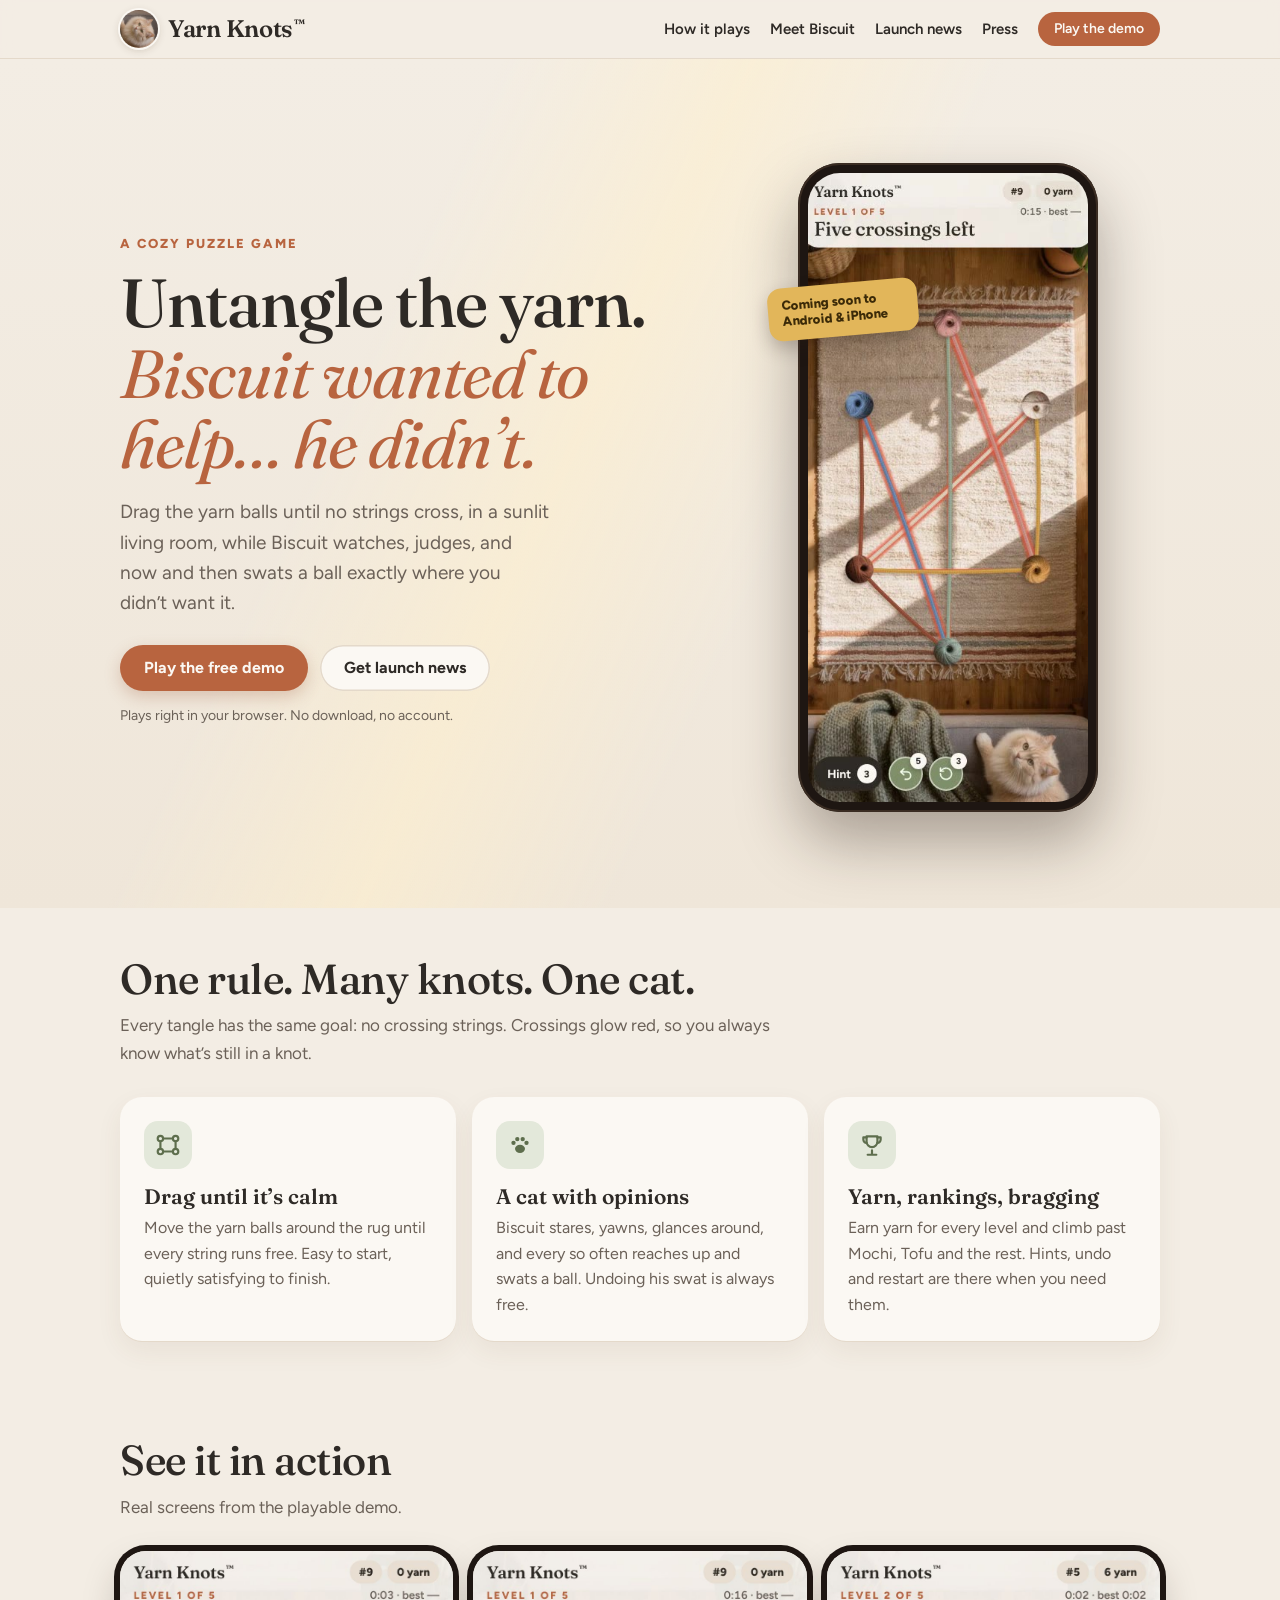
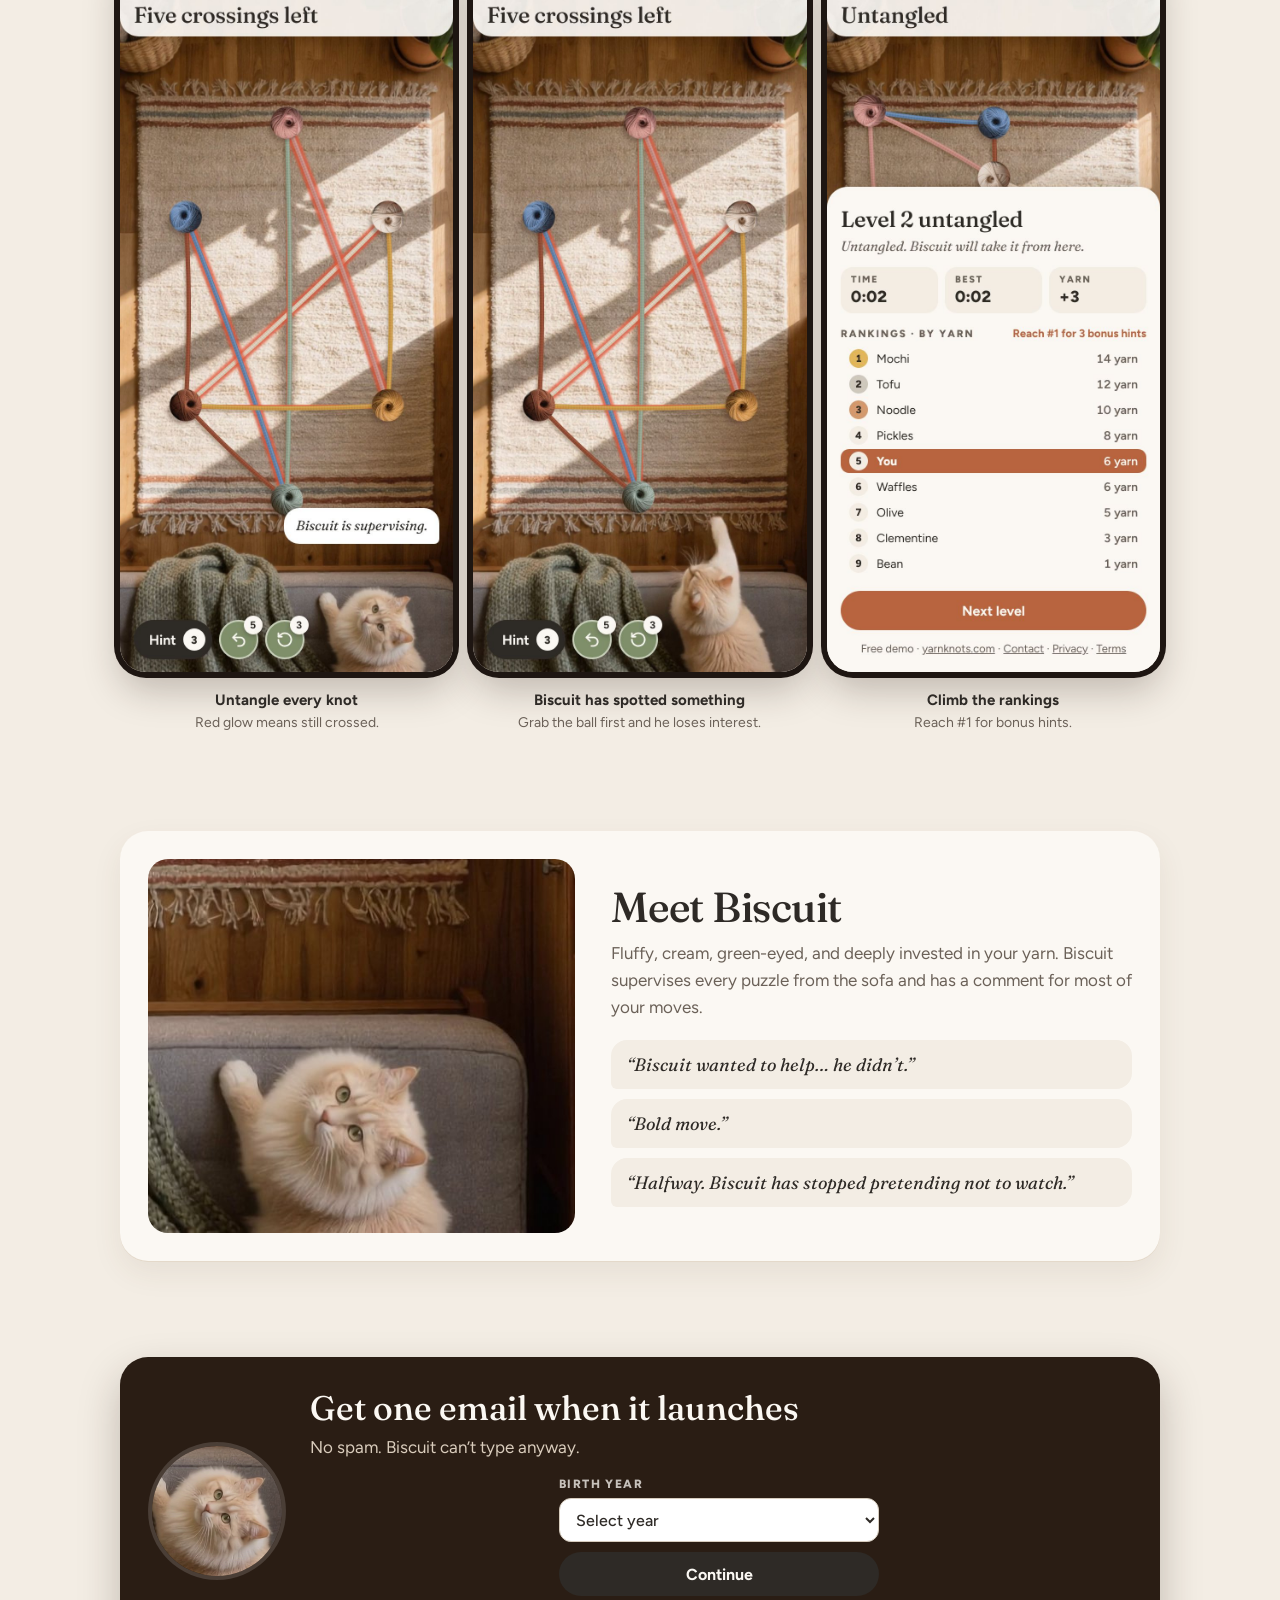
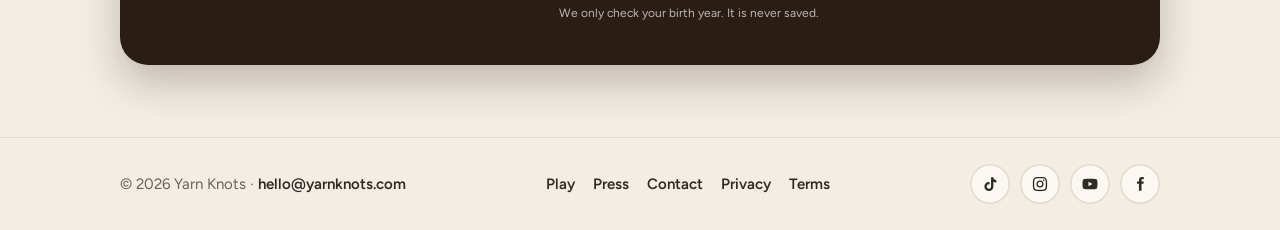
<file: index.html>
<!doctype html>
<html lang="en">
<head>
<meta charset="utf-8">
<meta name="viewport" content="width=device-width,initial-scale=1">
<title>Yarn Knots – a cozy puzzle game with a cat who has opinions</title>
<meta name="description" content="Yarn Knots is a cozy untangling puzzle set in a sunlit living room. Drag the yarn balls until no strings cross while Biscuit the cat watches, judges and swats. Play the free demo in your browser.">
<link rel="canonical" href="https://yarnknots.com/">
<meta property="og:type" content="website">
<meta property="og:url" content="https://yarnknots.com/">
<meta property="og:title" content="Yarn Knots – untangle the yarn. Biscuit wanted to help… he didn’t.">
<meta property="og:description" content="A cozy puzzle game with a cat who has opinions. Play the free demo in your browser.">
<meta property="og:image" content="https://yarnknots.com/assets/og-image.png">
<meta name="twitter:card" content="summary_large_image">
<meta name="theme-color" content="#F3EDE4">
<link rel="icon" href="assets/favicon-32.png" sizes="32x32">
<link rel="apple-touch-icon" href="assets/icon-180.png">
<link rel="preconnect" href="https://fonts.googleapis.com">
<link rel="preconnect" href="https://fonts.gstatic.com" crossorigin>
<link rel="stylesheet" href="assets/style.css">
<script src="assets/config.js"></script>
<!-- Sender.net signup forms -->
<script> (function (s, e, n, d, er) { s['Sender'] = er; s[er] = s[er] || function () { (s[er].q = s[er].q || []).push(arguments) }, s[er].l = 1 * new Date(); var a = e.createElement(n), m = e.getElementsByTagName(n)[0]; a.async = 1; a.src = d; m.parentNode.insertBefore(a, m) })(window, document, 'script', 'https://cdn.sender.net/accounts_resources/universal.js', 'sender'); sender("f836844f564498") </script>
</head>
<body>
<header class="top">
  <div class="wrap">
    <a class="brand" href="index.html"><img src="assets/icon-180.png" alt=""><span>Yarn Knots<sup style="font-size:.45em;vertical-align:.9em;line-height:0;margin-left:1px">™</sup></span></a>
    <nav class="nav" aria-label="Main">
      <a href="#how">How it plays</a>
      <a href="#biscuit">Meet Biscuit</a>
      <a href="#signup">Launch news</a>
      <a href="press/index.html">Press</a>
      <a class="btn small" href="play/index.html">Play the demo</a>
    </nav>
  </div>
</header>

<main>
  <section class="hero">
    <div class="wrap">
      <div>
        <p class="eyebrow">A cozy puzzle game</p>
        <h1>Untangle the yarn. <em>Biscuit wanted to help… he didn’t.</em></h1>
        <p class="lead">Drag the yarn balls until no strings cross, in a sunlit living room, while Biscuit watches, judges, and now and then swats a ball exactly where you didn’t want it.</p>
        <div class="ctas">
          <a class="btn" href="play/index.html">Play the free demo</a>
          <a class="btn ghost" href="#signup">Get launch news</a>
        </div>
        <p class="note">Plays right in your browser. No download, no account.</p>
      </div>
      <div class="phone">
        <video src="assets/demo-clip-v1.mp4" poster="assets/demo-clip-poster.jpg" autoplay muted loop playsinline preload="metadata" aria-label="A level in progress: Biscuit the cat swats a yarn ball across the rug"></video>
        <span class="sticker">Coming soon to Android &amp; iPhone</span>
      </div>
    </div>
  </section>

  <section id="how" aria-labelledby="how-h">
    <div class="wrap">
      <h2 class="h2" id="how-h">One rule. Many knots. One cat.</h2>
      <p class="sub">Every tangle has the same goal: no crossing strings. Crossings glow red, so you always know what’s still in a knot.</p>
      <div class="cards">
        <div class="card"><div class="ic"><svg viewBox="0 0 24 24" fill="none" stroke="#5E6E4D" stroke-width="2" stroke-linecap="round"><circle cx="5" cy="6" r="2.5"/><circle cx="19" cy="18" r="2.5"/><circle cx="19" cy="6" r="2.5"/><circle cx="5" cy="18" r="2.5"/><path d="M7.5 6h9M7.5 18h9M5 8.5v7M19 8.5v7"/></svg></div><h3>Drag until it’s calm</h3><p>Move the yarn balls around the rug until every string runs free. Easy to start, quietly satisfying to finish.</p></div>
        <div class="card"><div class="ic"><svg viewBox="0 0 24 24" fill="#5E6E4D"><ellipse cx="12" cy="15.5" rx="4.6" ry="3.8"/><circle cx="6" cy="10" r="2"/><circle cx="9.5" cy="6.5" r="2"/><circle cx="14.5" cy="6.5" r="2"/><circle cx="18" cy="10" r="2"/></svg></div><h3>A cat with opinions</h3><p>Biscuit stares, yawns, glances around, and every so often reaches up and swats a ball. Undoing his swat is always free.</p></div>
        <div class="card"><div class="ic"><svg viewBox="0 0 24 24" fill="none" stroke="#5E6E4D" stroke-width="2" stroke-linecap="round" stroke-linejoin="round"><path d="M8 21h8M12 17v4M7 4h10v5a5 5 0 0 1-10 0z"/><path d="M17 5h3v2a3 3 0 0 1-3 3M7 5H4v2a3 3 0 0 0 3 3"/></svg></div><h3>Yarn, rankings, bragging</h3><p>Earn yarn for every level and climb past Mochi, Tofu and the rest. Hints, undo and restart are there when you need them.</p></div>
      </div>
    </div>
  </section>

  <section aria-labelledby="see">
    <div class="wrap">
      <h2 class="h2" id="see">See it in action</h2>
      <p class="sub">Real screens from the playable demo.</p>
      <div class="shots">
        <figure><img src="assets/shot-room-play.jpg" alt="A level in progress on the rug: crossing strings glow red while Biscuit watches from the sofa" loading="lazy" width="780" height="1688"><figcaption>Untangle every knot<span>Red glow means still crossed.</span></figcaption></figure>
        <figure><img src="assets/shot-room-swat.jpg" alt="Biscuit reaching up from the sofa to swat a yarn ball, with the caption Biscuit has spotted something" loading="lazy" width="780" height="1688"><figcaption>Biscuit has spotted something<span>Grab the ball first and he loses interest.</span></figcaption></figure>
        <figure><img src="assets/shot-room-win.jpg" alt="The level-cleared sheet with time, best time, yarn earned and the rankings" loading="lazy" width="780" height="1688"><figcaption>Climb the rankings<span>Reach #1 for bonus hints.</span></figcaption></figure>
      </div>
    </div>
  </section>

  <span id="cats" aria-hidden="true"></span>
  <section id="biscuit" aria-labelledby="meet">
    <div class="wrap">
      <div class="biscuit">
        <img src="assets/biscuit-portrait.jpg" alt="Biscuit, a fluffy cream cat with green eyes, looking up from a grey sofa" width="520" height="456" loading="lazy">
        <div>
          <h2 class="h2" id="meet">Meet Biscuit</h2>
          <p class="sub" style="margin-bottom:0">Fluffy, cream, green-eyed, and deeply invested in your yarn. Biscuit supervises every puzzle from the sofa and has a comment for most of your moves.</p>
          <ul class="quotes">
            <li>“Biscuit wanted to help… he didn’t.”</li>
            <li>“Bold move.”</li>
            <li>“Halfway. Biscuit has stopped pretending not to watch.”</li>
          </ul>
        </div>
      </div>
    </div>
  </section>

  <section id="signup" aria-label="Launch news">
    <div class="wrap">
      <div class="signup">
        <img src="assets/icon-512.png" alt="">
        <div class="signup-form">
          <h2>Get one email when it launches</h2>
          <p>No spam. Biscuit can’t type anyway.</p>
          <div class="sender-form-field" data-sender-form-id="mv7i5nttbmzvqaj51vb"></div>
          <p class="signup-fallback" hidden>The signup form didn’t load (an ad blocker can do this). Try pausing your ad blocker for this page and reloading.</p>
        </div>
      </div>
    </div>
  </section>
</main>

<footer>
  <div class="wrap">
    <div>© <span data-year>2026</span> Yarn Knots · <a data-email href="mailto:hello@yarnknots.com">hello@yarnknots.com</a></div>
    <nav aria-label="Footer">
      <a href="play/index.html">Play</a><a href="press/index.html">Press</a><a href="contact/index.html">Contact</a><a href="privacy/index.html">Privacy</a><a href="terms/index.html">Terms</a>
    </nav>
    <div class="socials">
      <a data-social="tiktok" href="#" aria-label="Yarn Knots on TikTok"><svg viewBox="0 0 24 24"><path d="M16.5 3c.4 2.2 1.8 3.7 4 4v3.1c-1.5 0-2.9-.4-4-1.1v6.3a6 6 0 1 1-6-6c.3 0 .6 0 .9.1v3.2a2.9 2.9 0 1 0 2 2.7V3z"/></svg></a>
      <a data-social="instagram" href="#" aria-label="Yarn Knots on Instagram"><svg viewBox="0 0 24 24"><path d="M12 7.3a4.7 4.7 0 1 0 0 9.4 4.7 4.7 0 0 0 0-9.4zm0 7.7a3 3 0 1 1 0-6 3 3 0 0 1 0 6zM17 6a1.1 1.1 0 1 0 0 2.2A1.1 1.1 0 0 0 17 6zM12 2.5c-2.6 0-2.9 0-3.9.1-3.4.2-5.3 2-5.5 5.5-.1 1-.1 1.3-.1 3.9s0 2.9.1 3.9c.2 3.4 2.1 5.3 5.5 5.5 1 .1 1.3.1 3.9.1s2.9 0 3.9-.1c3.4-.2 5.3-2.1 5.5-5.5.1-1 .1-1.3.1-3.9s0-2.9-.1-3.9c-.2-3.4-2.1-5.3-5.5-5.5-1-.1-1.3-.1-3.9-.1zm0 1.7c2.5 0 2.8 0 3.8.1 2.5.1 3.7 1.3 3.8 3.8.1 1 .1 1.3.1 3.8s0 2.8-.1 3.8c-.1 2.5-1.3 3.7-3.8 3.8-1 .1-1.3.1-3.8.1s-2.8 0-3.8-.1c-2.5-.1-3.7-1.3-3.8-3.8-.1-1-.1-1.3-.1-3.8s0-2.8.1-3.8c.1-2.5 1.3-3.7 3.8-3.8 1-.1 1.3-.1 3.8-.1z"/></svg></a>
      <a data-social="youtube" href="#" aria-label="Yarn Knots on YouTube"><svg viewBox="0 0 24 24"><path d="M21.6 7.2a2.5 2.5 0 0 0-1.8-1.8C18.3 5 12 5 12 5s-6.3 0-7.8.4A2.5 2.5 0 0 0 2.4 7.2C2 8.8 2 12 2 12s0 3.2.4 4.8a2.5 2.5 0 0 0 1.8 1.8C5.7 19 12 19 12 19s6.3 0 7.8-.4a2.5 2.5 0 0 0 1.8-1.8c.4-1.6.4-4.8.4-4.8s0-3.2-.4-4.8zM10 15V9l5.2 3z"/></svg></a>
      <a data-social="facebook" href="#" aria-label="Yarn Knots on Facebook"><svg viewBox="0 0 24 24"><path d="M14 8.5V6.8c0-.8.2-1.3 1.4-1.3H17V2.6c-.3 0-1.3-.1-2.4-.1-2.4 0-4 1.4-4 4.1v1.9H8v3.2h2.6V21H14v-9.3h2.6l.4-3.2z"/></svg></a>
    </div>
  </div>
</footer>
<script src="assets/site.js"></script>
</body>
</html>
</file>
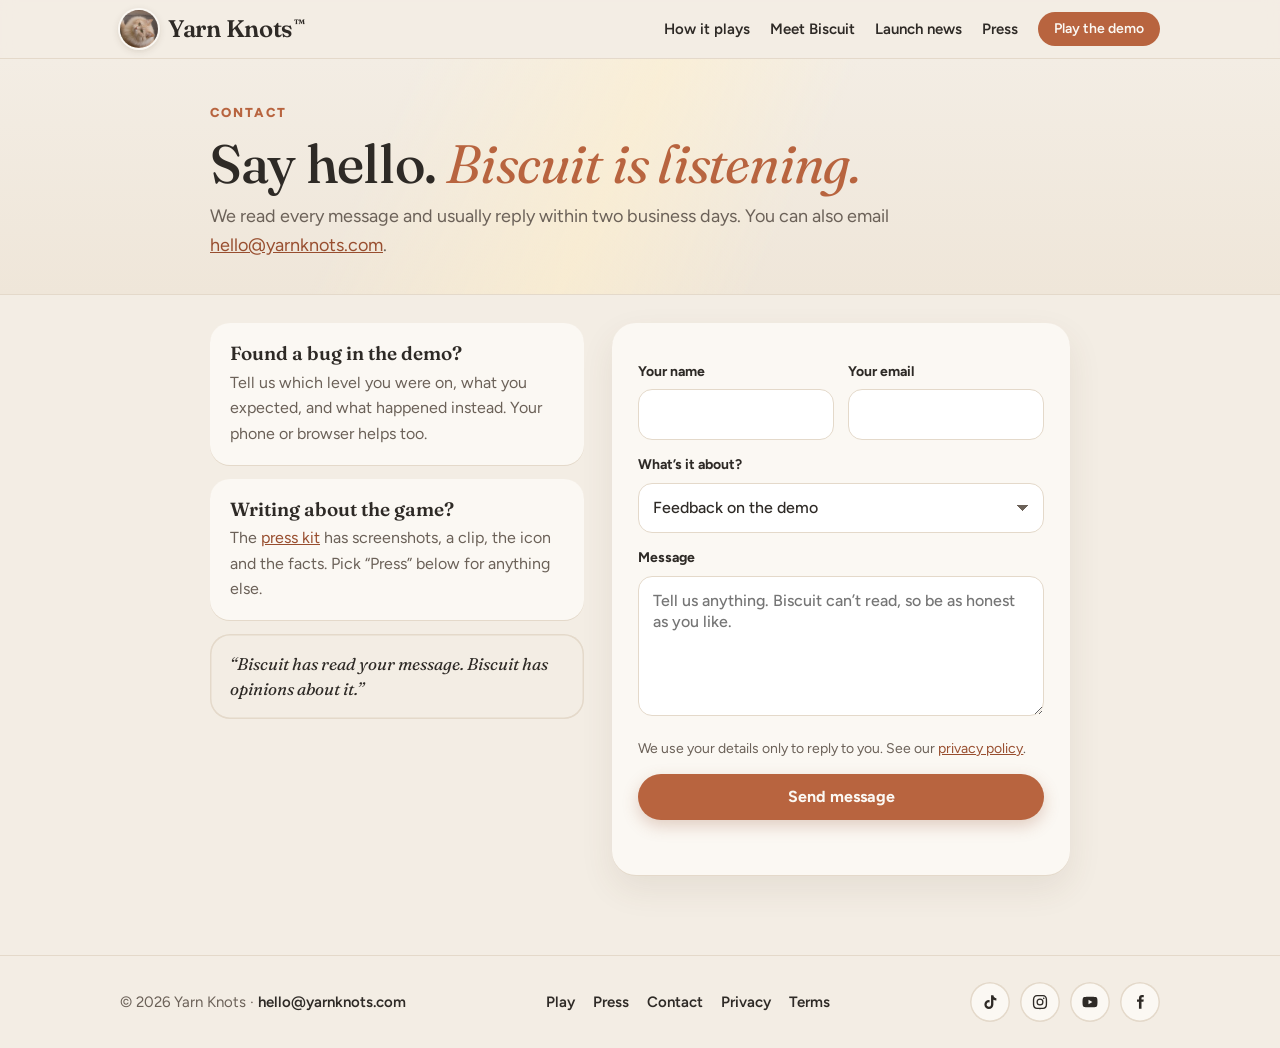
<file: contact/index.html>
<!doctype html>
<html lang="en">
<head>
<meta charset="utf-8">
<meta name="viewport" content="width=device-width,initial-scale=1">
<title>Contact – Yarn Knots</title>
<meta name="description" content="Questions, bug reports, press or partnerships: get in touch with Yarn Knots.">
<meta property="og:title" content="Contact – Yarn Knots">
<meta property="og:description" content="Questions, bug reports, press or partnerships: get in touch with Yarn Knots.">
<meta property="og:image" content="https://yarnknots.com/assets/og-image.png">
<meta name="twitter:card" content="summary_large_image">
<meta name="theme-color" content="#F3EDE4">
<link rel="icon" href="../assets/favicon-32.png" sizes="32x32">
<link rel="apple-touch-icon" href="../assets/icon-180.png">
<link rel="preconnect" href="https://fonts.googleapis.com">
<link rel="preconnect" href="https://fonts.gstatic.com" crossorigin>
<link rel="stylesheet" href="../assets/style.css">
<script src="../assets/config.js"></script>
</head>
<body>
<header class="top">
  <div class="wrap">
    <a class="brand" href="../index.html"><img src="../assets/icon-180.png" alt=""><span>Yarn Knots<sup style="font-size:.45em;vertical-align:.9em;line-height:0;margin-left:1px">™</sup></span></a>
    <nav class="nav" aria-label="Main">
      <a href="../index.html#how">How it plays</a>
      <a href="../index.html#biscuit">Meet Biscuit</a>
      <a href="../index.html#signup">Launch news</a>
      <a href="../press/index.html">Press</a>
      <a class="btn small" href="../play/index.html">Play the demo</a>
    </nav>
  </div>
</header>
<div class="page-head">
  <div class="wrap">
    <p class="eyebrow">Contact</p>
    <h1>Say hello. <em>Biscuit is listening.</em></h1>
    <p class="lead">We read every message and usually reply within two business days. You can also email <a data-email href="mailto:hello@yarnknots.com">hello@yarnknots.com</a>.</p>
  </div>
</div>
<main class="page doc">
  <div class="contact-grid">
    <div class="contact-side">
      <div class="tip"><h3>Found a bug in the demo?</h3><p>Tell us which level you were on, what you expected, and what happened instead. Your phone or browser helps too.</p></div>
      <div class="tip"><h3>Writing about the game?</h3><p>The <a href="../press/index.html">press kit</a> has screenshots, a clip, the icon and the facts. Pick “Press” below for anything else.</p></div>
      <div class="tip quote">“Biscuit has read your message. Biscuit has opinions about it.”</div>
    </div>
    <form class="form-card" data-contact novalidate>
      <input type="hidden" name="_subject" value="Yarn Knots website message">
      <div class="two">
        <div><label class="fl" for="c-name">Your name</label><input id="c-name" type="text" name="name" required autocomplete="name"></div>
        <div><label class="fl" for="c-email">Your email</label><input id="c-email" type="email" name="email" required autocomplete="email"></div>
      </div>
      <label class="fl" for="c-topic">What’s it about?</label>
      <select id="c-topic" name="topic">
        <option>Feedback on the demo</option>
        <option>Bug in the demo</option>
        <option>Press</option>
        <option>Partnership or business</option>
        <option>Something else</option>
      </select>
      <label class="fl" for="c-msg">Message</label>
      <textarea id="c-msg" name="message" required placeholder="Tell us anything. Biscuit can’t read, so be as honest as you like."></textarea>
      <input type="text" name="_gotcha" tabindex="-1" autocomplete="off" style="position:absolute;left:-9999px" aria-hidden="true">
      <p class="small">We use your details only to reply to you. See our <a href="../privacy/index.html">privacy policy</a>.</p>
      <button class="btn" type="submit">Send message</button>
      <p class="form-status" role="status"></p>
    </form>
  </div>
</main>
<footer>
  <div class="wrap">
    <div>© <span data-year>2026</span> Yarn Knots · <a data-email href="mailto:hello@yarnknots.com">hello@yarnknots.com</a></div>
    <nav aria-label="Footer">
      <a href="../play/index.html">Play</a><a href="../press/index.html">Press</a><a href="../contact/index.html">Contact</a><a href="../privacy/index.html">Privacy</a><a href="../terms/index.html">Terms</a>
    </nav>
    <div class="socials">
      <a data-social="tiktok" href="../index.html#" aria-label="Yarn Knots on TikTok"><svg viewBox="0 0 24 24"><path d="M16.5 3c.4 2.2 1.8 3.7 4 4v3.1c-1.5 0-2.9-.4-4-1.1v6.3a6 6 0 1 1-6-6c.3 0 .6 0 .9.1v3.2a2.9 2.9 0 1 0 2 2.7V3z"/></svg></a>
      <a data-social="instagram" href="../index.html#" aria-label="Yarn Knots on Instagram"><svg viewBox="0 0 24 24"><path d="M12 7.3a4.7 4.7 0 1 0 0 9.4 4.7 4.7 0 0 0 0-9.4zm0 7.7a3 3 0 1 1 0-6 3 3 0 0 1 0 6zM17 6a1.1 1.1 0 1 0 0 2.2A1.1 1.1 0 0 0 17 6zM12 2.5c-2.6 0-2.9 0-3.9.1-3.4.2-5.3 2-5.5 5.5-.1 1-.1 1.3-.1 3.9s0 2.9.1 3.9c.2 3.4 2.1 5.3 5.5 5.5 1 .1 1.3.1 3.9.1s2.9 0 3.9-.1c3.4-.2 5.3-2.1 5.5-5.5.1-1 .1-1.3.1-3.9s0-2.9-.1-3.9c-.2-3.4-2.1-5.3-5.5-5.5-1-.1-1.3-.1-3.9-.1zm0 1.7c2.5 0 2.8 0 3.8.1 2.5.1 3.7 1.3 3.8 3.8.1 1 .1 1.3.1 3.8s0 2.8-.1 3.8c-.1 2.5-1.3 3.7-3.8 3.8-1 .1-1.3.1-3.8.1s-2.8 0-3.8-.1c-2.5-.1-3.7-1.3-3.8-3.8-.1-1-.1-1.3-.1-3.8s0-2.8.1-3.8c.1-2.5 1.3-3.7 3.8-3.8 1-.1 1.3-.1 3.8-.1z"/></svg></a>
      <a data-social="youtube" href="../index.html#" aria-label="Yarn Knots on YouTube"><svg viewBox="0 0 24 24"><path d="M21.6 7.2a2.5 2.5 0 0 0-1.8-1.8C18.3 5 12 5 12 5s-6.3 0-7.8.4A2.5 2.5 0 0 0 2.4 7.2C2 8.8 2 12 2 12s0 3.2.4 4.8a2.5 2.5 0 0 0 1.8 1.8C5.7 19 12 19 12 19s6.3 0 7.8-.4a2.5 2.5 0 0 0 1.8-1.8c.4-1.6.4-4.8.4-4.8s0-3.2-.4-4.8zM10 15V9l5.2 3z"/></svg></a>
      <a data-social="facebook" href="../index.html#" aria-label="Yarn Knots on Facebook"><svg viewBox="0 0 24 24"><path d="M14 8.5V6.8c0-.8.2-1.3 1.4-1.3H17V2.6c-.3 0-1.3-.1-2.4-.1-2.4 0-4 1.4-4 4.1v1.9H8v3.2h2.6V21H14v-9.3h2.6l.4-3.2z"/></svg></a>
    </div>
  </div>
</footer>
<script src="../assets/site.js"></script>
</body>
</html>
</file>
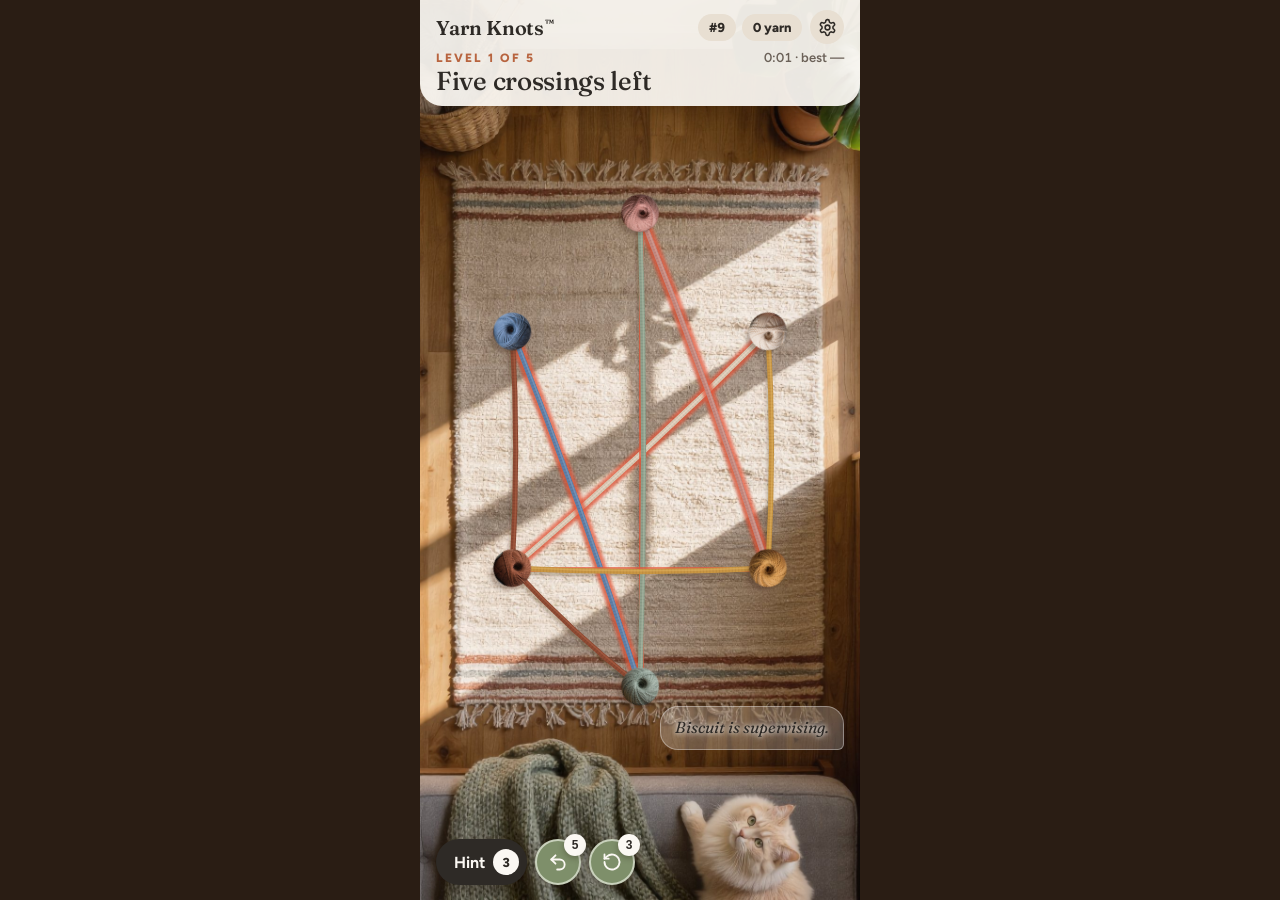
<file: play/index.html>
<!doctype html>
<html lang="en">
<head>
<meta charset="utf-8">
<meta name="viewport" content="width=device-width,initial-scale=1,viewport-fit=cover">
<title>Play Yarn Knots</title>
<meta name="description" content="Play the free Yarn Knots demo: untangle the yarn while Biscuit the cat supervises. Biscuit wanted to help… he didn’t.">
<meta property="og:title" content="Play Yarn Knots (free demo)">
<meta property="og:description" content="Untangle the yarn. Biscuit wanted to help… he didn’t.">
<meta property="og:image" content="https://yarnknots.com/assets/og-image.png">
<meta name="theme-color" content="#2A1D14">
<link rel="icon" href="../assets/favicon-32.png" sizes="32x32">
<link rel="apple-touch-icon" href="../assets/icon-180.png">
<script src="../assets/config.js"></script>
<!-- Sender.net signup forms -->
<script> (function (s, e, n, d, er) { s['Sender'] = er; s[er] = s[er] || function () { (s[er].q = s[er].q || []).push(arguments) }, s[er].l = 1 * new Date(); var a = e.createElement(n), m = e.getElementsByTagName(n)[0]; a.async = 1; a.src = d; m.parentNode.insertBefore(a, m) })(window, document, 'script', 'https://cdn.sender.net/accounts_resources/universal.js', 'sender'); sender("f836844f564498") </script>
<style>*,*::before,*::after{box-sizing:border-box}html,body{margin:0;padding:0}[hidden]{display:none!important}img{max-width:100%}</style>
<link rel="preconnect" href="https://fonts.googleapis.com">
<link rel="preconnect" href="https://fonts.gstatic.com" crossorigin>
<link rel="stylesheet" href="https://fonts.googleapis.com/css2?family=Fraunces:ital,opsz,wght@0,9..144,500;0,9..144,600;1,9..144,400&family=Figtree:wght@400;500;600;700;800&display=swap">
<style>
/* Layout: one phone-width column in a café window; slim header, a tall board card, cat bubble floating over the board, sage blanket ledge at the bottom. Single deliberate light look. */
:root{
  --oat:#F3EDE4; --card:#FBF8F3; --ledge:#7E8F6A; --rib:#748560; --sageDark:#5E6E4D;
  --ink:#2E2A26; --soft:#6B6158; --terra:#B8643F; --chipBg:#E8DFD2; --ring:#C9D1BC;
  --string:#CDBDA4; --ply:#A8957A; --cross:#E06B48; --crossPly:#A9482B;
  --gold:#E2B65A; --silver:#CFC8BC; --bronze:#D49A6E;
  --font:Figtree, system-ui, sans-serif; --display:Fraunces, Georgia, serif;
  color-scheme:light;
}
html,body{height:100%}
body{margin:0; overflow:hidden; overscroll-behavior:none; color:var(--ink); background:var(--oat); font-family:var(--font); -webkit-user-select:none; user-select:none; -webkit-tap-highlight-color:transparent}
#app{height:100%; max-width:440px; max-width:min(440px, calc(100dvh * 0.565)); margin:0 auto; display:flex; flex-direction:column; position:relative; overflow:hidden}
.gutter{padding-left:max(16px, env(safe-area-inset-left, 0px)); padding-right:max(16px, env(safe-area-inset-right, 0px))}
.top{display:flex; justify-content:space-between; align-items:center; padding-block:10px 0; min-height:38px; gap:12px}
.brand{font-family:var(--display); font-weight:600; font-size:20px; letter-spacing:-.2px}
.chips{display:flex; gap:6px}
.chip{background:var(--chipBg); color:var(--ink); border-radius:999px; padding:6px 11px; font-size:13px; font-weight:800; font-variant-numeric:tabular-nums; white-space:nowrap}
.info{padding-block:6px 0}
.row{display:flex; justify-content:space-between; align-items:baseline; gap:12px}
.label{font-size:12px; font-weight:800; letter-spacing:2px; text-transform:uppercase; color:var(--terra)}
.time{font-size:13px; font-weight:600; color:var(--soft); font-variant-numeric:tabular-nums}
h1{font-family:var(--display); font-size:26px; font-weight:500; line-height:1.1; margin:2px 0 0; letter-spacing:-.3px}
#boardWrap{flex:1; min-height:0; position:relative}
.card{position:absolute; top:8px; left:max(10px, env(safe-area-inset-left, 0px)); right:max(10px, env(safe-area-inset-right, 0px)); bottom:-24px; background:var(--card); border-radius:24px; box-shadow:0 1px 0 #E2D7C8, 0 10px 30px rgba(94,70,44,.09); z-index:0}
#board{position:absolute; inset:0; width:100%; height:100%; touch-action:none; overflow:visible; display:block; z-index:2}
.ball{cursor:grab}
.ball.lift{cursor:grabbing}
.ballInner{transform-box:fill-box; transform-origin:center; transition:transform .15s ease}
.lift .ballInner{transform:scale(1.15)}
.drop .ballInner{animation:squash .24s ease}
.hop .ballInner{animation:hop .55s ease both}
@keyframes squash{0%{transform:scale(1.15)}45%{transform:scale(1.12,.86)}100%{transform:scale(1)}}
@keyframes hop{0%{transform:translateY(0)}40%{transform:translateY(-16px) scale(1.06)}75%{transform:translateY(2px) scale(1.04,.94)}100%{transform:translateY(0)}}
.edge .base{stroke:var(--string); transition:stroke .35s}
.edge .ply{stroke:var(--ply); transition:stroke .35s}
.edge.x .base{stroke:var(--cross)}
.edge.x .ply{stroke:var(--crossPly)}
#bubble{position:absolute; left:max(16px, env(safe-area-inset-left, 0px)); bottom:206px; max-width:62%; z-index:4; pointer-events:none;
  background:#FFFFFF; color:var(--ink); border-radius:18px 18px 6px 18px; padding:10px 14px; box-shadow:0 6px 18px rgba(94,70,44,.14);
  font-family:var(--display); font-style:italic; font-size:16px; line-height:1.35; transition:opacity .3s, transform .3s}
#bubble.off{opacity:0; transform:translateY(6px)}
.bottom{position:relative; height:128px; flex:none}
#cat{position:absolute; left:calc(50% - 94px); bottom:44px; width:259px; height:170px; z-index:1; pointer-events:none; overflow:visible}
#eyes{transform-box:fill-box; transform-origin:center; transition:transform .07s}
.blink #eyes{transform:scaleY(.08)}
#earR{transform-box:fill-box; transform-origin:30% 100%; transition:transform .12s}
.twitch #earR{transform:rotate(-12deg)}
#paw{transform-box:fill-box; transform-origin:50% 100%; transform:translateY(150px); transition:transform .9s ease-in-out}
.stalk #paw{transform:translateY(-8px) rotate(-4deg); transition:transform 1.3s cubic-bezier(.35,.1,.3,1)}
.flick #paw{transform:translateY(-46px) rotate(-18deg); transition:transform .11s ease-out}
#pawInner{transform-box:fill-box; transform-origin:50% 100%}
.stalk #pawInner{animation:wig .45s ease-in-out 1.3s infinite alternate}
@keyframes wig{from{transform:rotate(-3deg)}to{transform:rotate(3deg) translateY(-2px)}}
.hunt #pupils ellipse{transform:scaleX(2.3)}
#pupils ellipse{transform-box:fill-box; transform-origin:center; transition:transform .5s}
#swish{opacity:0; transition:opacity .2s}
.flick #swish{opacity:.8}
#eyesHappy{display:none}
.happy #eyesOpen{display:none}
.happy #eyesHappy{display:inline}
.ledge{position:absolute; left:0; right:0; bottom:0; height:76px; z-index:3; box-sizing:border-box;
  background:repeating-linear-gradient(90deg, transparent 0 2px, var(--rib) 2px 8px, transparent 8px 12px), var(--ledge);
  border-radius:24px 24px 0 0; box-shadow:0 -6px 18px rgba(94,70,44,.18);
  display:flex; align-items:center; justify-content:space-between; padding-block:0 env(safe-area-inset-bottom, 0px)}
#hook{position:absolute; left:calc(50% - 66px); bottom:58px; width:54px; height:29px; z-index:4; pointer-events:none}
.btn{height:46px; padding:0 8px 0 18px; border:0; border-radius:999px; background:var(--ink); color:var(--card); font:700 16px var(--font); cursor:pointer; display:flex; align-items:center; gap:8px}
.badge{min-width:26px; height:26px; padding:0 6px; box-sizing:border-box; border-radius:999px; background:var(--card); color:var(--ink); font-size:13px; font-weight:800; display:flex; align-items:center; justify-content:center; gap:4px; font-variant-numeric:tabular-nums}
.badge.ad{background:var(--gold)}
.badge.pop{animation:pop .6s ease}
@keyframes pop{0%{transform:scale(1)}35%{transform:scale(1.45)}100%{transform:scale(1)}}
.icon{width:46px; height:46px; border:2px solid var(--ring); border-radius:999px; background:var(--ledge); color:var(--card); display:flex; align-items:center; justify-content:center; cursor:pointer}
.tools{display:flex; gap:8px}
.icon{position:relative}
.icon .badge{position:absolute; top:-7px; right:-7px; min-width:22px; height:22px; padding:0 5px; font-size:12px; box-shadow:0 2px 6px rgba(30,15,5,.3)}
button:focus-visible{outline:3px solid var(--terra); outline-offset:2px}
button:active{transform:scale(.96)}
button:disabled{opacity:.45; cursor:default}
#sheet{position:absolute; left:0; right:0; bottom:0; z-index:6; max-height:calc(100% - 24px); overflow-y:auto; box-sizing:border-box;
  background:var(--card); color:var(--ink); border-radius:24px 24px 0 0; box-shadow:0 -10px 30px rgba(94,70,44,.25);
  padding-block:22px max(20px, env(safe-area-inset-bottom, 0px)); animation:rise .35s cubic-bezier(.2,1.1,.4,1)}
@keyframes rise{from{transform:translateY(100%)}to{transform:translateY(0)}}
#sheet h2{margin:0; font-family:var(--display); font-size:26px; font-weight:500; letter-spacing:-.3px}
#sheet .line{margin:4px 0 0; font-family:var(--display); font-style:italic; font-size:16px; line-height:1.4; color:var(--soft)}
.stats{display:grid; grid-template-columns:repeat(3, minmax(0,1fr)); gap:8px; margin:14px 0 0}
.stat{background:var(--oat); border-radius:14px; padding:8px 12px}
.stat dt{font-size:11px; font-weight:800; letter-spacing:1.6px; text-transform:uppercase; color:var(--soft)}
.stat dd{margin:2px 0 0; font-size:19px; font-weight:800; font-variant-numeric:tabular-nums}
.rankHead{display:flex; justify-content:space-between; align-items:baseline; margin:16px 0 8px; gap:10px}
.rankHead h3{margin:0; font-size:12px; font-weight:800; letter-spacing:1.8px; text-transform:uppercase; color:var(--soft)}
.rankHead span{font-size:13px; font-weight:700; color:var(--terra); text-align:right}
.ranks{position:relative; height:270px}
.rk{position:absolute; left:0; right:0; height:28px; display:flex; align-items:center; gap:10px; padding:0 10px; border-radius:10px; font-size:14px; transition:top .7s cubic-bezier(.2,.9,.3,1), background .3s}
.rk .nm{flex:1}
.rk .yy{font-variant-numeric:tabular-nums; color:var(--soft); font-weight:600}
.rk .pos{width:22px; height:22px; border-radius:50%; display:flex; align-items:center; justify-content:center; font-size:12px; font-weight:800; background:var(--oat); color:var(--ink); font-variant-numeric:tabular-nums}
.rk .pos.p1{background:var(--gold)} .rk .pos.p2{background:var(--silver)} .rk .pos.p3{background:var(--bronze)}
.rk.me{background:var(--terra); color:var(--card); font-weight:800; z-index:1}
.rk.me .yy{color:var(--card)}
#reward{margin:12px 0 0; background:var(--ledge); color:var(--card); border-radius:14px; padding:10px 14px; font-weight:700; font-size:15px; line-height:1.35}
#next{width:100%; justify-content:center; margin-top:16px; padding:0 18px; background:var(--terra)}
.foot{margin:14px 0 0; text-align:center; font-size:13px; color:var(--soft)}
.foot a{color:var(--soft)}
.signup-form .sender-form-field{text-align:center}.signup-form .sender-form-field iframe{display:block;margin-inline:auto}
#ad{position:absolute; inset:0; z-index:9; background:rgba(46,42,38,.82); display:flex; align-items:center; justify-content:center}
.adBox{width:min(340px, calc(100% - 32px)); background:var(--card); border-radius:22px; padding:18px; box-sizing:border-box}
.adBox .tag{font-size:11px; font-weight:800; letter-spacing:1.8px; text-transform:uppercase; color:var(--soft)}
.screen{margin-top:10px; aspect-ratio:16/10; max-width:100%; border-radius:14px; background:#2E2A26; color:#F3EDE4; display:flex; flex-direction:column; align-items:center; justify-content:center; gap:8px; text-align:center; padding:12px; box-sizing:border-box; font-size:14px}
.screen strong{font-family:var(--display); font-size:22px; font-weight:500}
.bar{height:6px; border-radius:999px; background:var(--chipBg); overflow:hidden; margin-top:12px}
.bar i{display:block; height:100%; width:0; background:var(--terra)}
.adBtns{display:flex; gap:8px; margin-top:14px}
.adBtns .btn{flex:1; justify-content:center; padding:0 14px}
#adSkip{background:var(--chipBg); color:var(--ink)}
.sr{position:absolute; width:1px; height:1px; overflow:hidden; clip:rect(0 0 0 0)}
@media (prefers-reduced-motion: reduce){
  .ballInner,#paw,#earR,#eyes,#bubble,.rk{transition:none}
  .drop .ballInner,.hop .ballInner,#sheet{animation:none}
}
/* Real-room skin: painted scene + video cat fill the column; board sits on the rug. */
body{background:#2A1D14}
#scene{position:absolute; inset:0; z-index:0; overflow:hidden; background:#7A5636}
#scene img,#scene video,#scene canvas{position:absolute; inset:0; width:100%; height:100%; object-fit:cover; object-position:50% 50%; display:block}
#boardWrap{position:absolute !important; flex:none !important; z-index:2}
.card{display:none}
#cat,#hook{display:none !important}
.hud{position:relative; z-index:5; background:rgba(251,248,243,.93); border-radius:0 0 22px 22px; box-shadow:0 6px 18px rgba(40,20,5,.25); padding-bottom:10px}
.bottom{margin-top:auto; height:84px}
.ledge{background:none !important; box-shadow:none !important; justify-content:flex-start !important; gap:8px}
.ledge .btn,.ledge .icon{box-shadow:0 4px 14px rgba(30,15,5,.35)}
#bubble{left:auto !important; right:max(16px, env(safe-area-inset-right, 0px)); bottom:150px !important; border-radius:18px 18px 6px 18px}
/* See-through bubble: sits UNDER the yarn (balls and strings draw on top of it) and never catches taps. */
#bubble{z-index:1 !important; background:rgba(255,255,255,.22) !important; box-shadow:none !important; border:1px solid rgba(255,255,255,.35); color:#2E2A26; text-shadow:0 0 4px rgba(255,255,255,.95), 0 0 10px rgba(255,255,255,.8)}
#bubble, #bubble *{pointer-events:none !important}
#bubble.hideText{display:none !important}
.edge .halo{stroke:#E4573B; opacity:0 !important; transition:opacity .35s}
.edge.x .halo{opacity:.75 !important}
.edge .base,.edge .ply,.edge .ply2{stroke:inherit}
[hidden]{display:none !important} /* keep closed panels from blocking taps on any host */
/* Settings: gear in the top bar opens a card with on/off switches and volume sliders. */
.topRight{display:flex; align-items:center; gap:8px}
.gear{width:34px; height:34px; padding:0; border:0; border-radius:999px; background:var(--chipBg); color:var(--ink); display:flex; align-items:center; justify-content:center; cursor:pointer; flex:none}
#settings{position:absolute; inset:0; z-index:8; background:rgba(46,42,38,.6); display:flex; align-items:center; justify-content:center}
.setBox{width:min(360px, calc(100% - 32px)); max-height:calc(100% - 32px); overflow-y:auto; background:var(--card); border-radius:22px; padding:18px 18px 16px; box-sizing:border-box; box-shadow:0 12px 34px rgba(30,15,5,.35)}
.setBox h2{margin:0 0 6px; font-family:var(--display); font-size:24px; font-weight:500; letter-spacing:-.3px}
.setRow{padding:12px 0; border-top:1px solid var(--chipBg)}
.setTop{display:flex; align-items:center; justify-content:space-between; gap:12px}
.setName{font-size:16px; font-weight:700}
.setNote{margin-top:2px; font-size:12.5px; line-height:1.35; color:var(--soft)}
.sw{position:relative; width:50px; height:30px; flex:none; padding:0; border:0; border-radius:999px; background:#D6CCBE; cursor:pointer; transition:background .2s}
.sw::after{content:''; position:absolute; top:3px; left:3px; width:24px; height:24px; border-radius:50%; background:#fff; box-shadow:0 1px 3px rgba(0,0,0,.25); transition:transform .2s}
.sw[aria-checked="true"]{background:var(--ledge)}
.sw[aria-checked="true"]::after{transform:translateX(20px)}
.vol{display:block; width:100%; margin:10px 0 0; accent-color:var(--terra)}
.vol:disabled{opacity:.35}
#setDone{width:100%; justify-content:center; margin-top:14px; padding:0 18px; background:var(--terra)}
@media (prefers-reduced-motion: reduce){ .sw,.sw::after{transition:none} }
</style>
</head>
<body>
<div id="app">
  <div id="scene" aria-hidden="true">
    <img id="still" src="room.jpg" alt="">
    <video id="vid" src="biscuit-moves-v15.mp4" poster="room.jpg" muted playsinline autoplay preload="auto"></video>
    <canvas id="snap" width="720" height="1276" style="opacity:0"></canvas>
  </div>
  <div class="hud">
  <header class="top gutter">
    <a class="brand" href="/" title="Yarn Knots home" style="color:inherit;text-decoration:none">Yarn Knots<sup style="font-size:.45em;vertical-align:.9em;line-height:0;margin-left:1px">™</sup></a>
    <div class="topRight">
      <div class="chips">
        <div class="chip" id="rankChip">#9</div>
        <div class="chip" id="yarnChip">0 yarn</div>
      </div>
      <button class="gear" id="gear" type="button" aria-label="Settings"><svg width="19" height="19" viewBox="0 0 24 24" fill="none" stroke="currentColor" stroke-width="2" stroke-linecap="round" stroke-linejoin="round" aria-hidden="true"><path d="M12.22 2h-.44a2 2 0 0 0-2 2v.18a2 2 0 0 1-1 1.73l-.43.25a2 2 0 0 1-2 0l-.15-.08a2 2 0 0 0-2.73.73l-.22.38a2 2 0 0 0 .73 2.73l.15.1a2 2 0 0 1 1 1.72v.51a2 2 0 0 1-1 1.74l-.15.09a2 2 0 0 0-.73 2.73l.22.38a2 2 0 0 0 2.73.73l.15-.08a2 2 0 0 1 2 0l.43.25a2 2 0 0 1 1 1.73V20a2 2 0 0 0 2 2h.44a2 2 0 0 0 2-2v-.18a2 2 0 0 1 1-1.73l.43-.25a2 2 0 0 1 2 0l.15.08a2 2 0 0 0 2.73-.73l.22-.39a2 2 0 0 0-.73-2.73l-.15-.08a2 2 0 0 1-1-1.74v-.5a2 2 0 0 1 1-1.74l.15-.09a2 2 0 0 0 .73-2.73l-.22-.38a2 2 0 0 0-2.73-.73l-.15.08a2 2 0 0 1-2 0l-.43-.25a2 2 0 0 1-1-1.73V4a2 2 0 0 0-2-2z"/><circle cx="12" cy="12" r="3"/></svg></button>
    </div>
  </header>

  <section class="info gutter">
    <div class="row">
      <div class="label" id="levelLabel">Level 1 of 5</div>
      <div class="time" id="time">0:00 · best —</div>
    </div>
    <h1 id="title" aria-live="polite">Untangle the yarn</h1>
  </section>
  </div>

  <div id="boardWrap">
    <div class="card" aria-hidden="true"></div>
    <svg id="board" role="img" aria-label="Yarn board. Drag the balls until no strings cross.">
      <defs>
        <radialGradient id="g0" cx="35%" cy="30%" r="75%"><stop offset="0" stop-color="#FFE3A3"/><stop offset="1" stop-color="#D99A2B"/></radialGradient>
        <radialGradient id="g1" cx="35%" cy="30%" r="75%"><stop offset="0" stop-color="#C8F0DC"/><stop offset="1" stop-color="#4E9C7E"/></radialGradient>
        <radialGradient id="g2" cx="35%" cy="30%" r="75%"><stop offset="0" stop-color="#FFB39E"/><stop offset="1" stop-color="#D4512F"/></radialGradient>
        <radialGradient id="g3" cx="35%" cy="30%" r="75%"><stop offset="0" stop-color="#FFF8EC"/><stop offset="1" stop-color="#D2BE9B"/></radialGradient>
      </defs>
      <g id="gShadow"></g>
      <g id="gEdges"></g>
      <g id="gBalls"></g>
    </svg>
  </div>

  <div id="bubble" class="off" aria-live="polite">Biscuit is supervising.</div>

  <div class="bottom">
    <svg id="cat" viewBox="0 0 305 200" aria-hidden="true">
      <defs>
        <clipPath id="eyeClip">
          <path d="M52 130Q78 104 104 130Q78 146 52 130Z"/><path d="M116 130Q142 104 168 130Q142 146 116 130Z"/>
        </clipPath>
      </defs>
      <g id="swish" transform="translate(0 -44)" stroke="#B8643F" stroke-width="2.5" fill="none" stroke-linecap="round"><path d="M206 44q12-14 30-12M218 62q14-10 30-6M232 24q8-10 22-10"/></g>
      <g id="paw"><g id="pawInner">
        <path d="M210 260C206 200 210 125 214 104L258 106C256 135 254 200 256 260Z" fill="#FFF1DC" stroke="#D9C6A8" stroke-width="2"/>
        <path d="M216 250C212 175 214 130 218 110" stroke="#E6D3B4" stroke-width="2" fill="none"/>
        <ellipse cx="236" cy="96" rx="27" ry="23" fill="#FFF1DC" stroke="#D9C6A8" stroke-width="2"/>
        <ellipse cx="236" cy="103" rx="9" ry="7" fill="#F2B8A8"/>
        <circle cx="223" cy="88" r="4" fill="#F2B8A8"/><circle cx="236" cy="84" r="4" fill="#F2B8A8"/><circle cx="249" cy="88" r="4" fill="#F2B8A8"/>
      </g></g>
      <path d="M18 120L32 8L90 72Z" fill="#FFF1DC" stroke="#D9C6A8" stroke-width="2" stroke-linejoin="round"/>
      <path d="M33 108L40 32L78 76Z" fill="#F2B8A8"/>
      <g id="earR"><path d="M202 120L188 8L130 72Z" fill="#FFF1DC" stroke="#D9C6A8" stroke-width="2" stroke-linejoin="round"/><path d="M187 108L180 32L142 76Z" fill="#F2B8A8"/></g>
      <ellipse cx="110" cy="150" rx="100" ry="92" fill="#FFF1DC" stroke="#D9C6A8" stroke-width="2"/>
      <g id="eyesOpen">
        <g id="eyes">
          <path d="M52 130Q78 104 104 130Q78 146 52 130Z" fill="#5FB096"/><path d="M116 130Q142 104 168 130Q142 146 116 130Z" fill="#5FB096"/>
          <g clip-path="url(#eyeClip)">
            <g id="pupils">
              <ellipse cx="78" cy="127" rx="4.2" ry="12" fill="#18213F"/><ellipse cx="142" cy="127" rx="4.2" ry="12" fill="#18213F"/>
              <circle cx="83" cy="120" r="3" fill="#FFFFFF"/><circle cx="147" cy="120" r="3" fill="#FFFFFF"/>
            </g>
          </g>
          <path d="M52 130Q78 104 104 130M116 130Q142 104 168 130" stroke="#6B5640" stroke-width="2.4" fill="none"/>
        </g>
      </g>
      <g id="eyesHappy" stroke="#6B5640" stroke-width="3.5" fill="none" stroke-linecap="round">
        <path d="M56 132Q78 114 100 132M120 132Q142 114 164 132"/>
      </g>
      <path d="M101 158L119 158L110 166Z" fill="#E89A8C"/>
      <path d="M110 166Q104 173 96 171M110 166Q116 173 124 171" stroke="#6B5640" stroke-width="2" fill="none" stroke-linecap="round"/>
      <g stroke="#B7A383" stroke-width="1.3" opacity="0.8"><path d="M80 164L20 156M80 171L18 178M140 164L200 156M140 171L202 178"/></g>
    </svg>
    <div class="ledge gutter">
      <button class="btn" id="hint" type="button"><span>Hint</span><span class="badge" id="hintBadge">3</span></button>
      <div class="tools">
        <button class="icon" id="undo" type="button" aria-label="Undo"><svg width="20" height="20" viewBox="0 0 24 24" fill="none" stroke="currentColor" stroke-width="2.2" stroke-linecap="round" stroke-linejoin="round" aria-hidden="true"><path d="M9 14L4 9l5-5"/><path d="M4 9h10a6 6 0 0 1 0 12h-3"/></svg><span class="badge" id="undoBadge">5</span></button>
        <button class="icon" id="restart" type="button" aria-label="Restart level"><svg width="20" height="20" viewBox="0 0 24 24" fill="none" stroke="currentColor" stroke-width="2.2" stroke-linecap="round" stroke-linejoin="round" aria-hidden="true"><path d="M3 12a9 9 0 1 0 3-6.7L3 8"/><path d="M3 3v5h5"/></svg><span class="badge" id="restartBadge">3</span></button>
      </div>
    </div>
    <svg id="hook" viewBox="0 0 64 34" aria-hidden="true">
      <ellipse cx="32" cy="18" rx="28" ry="15" fill="#FFF1DC" stroke="#D9C6A8" stroke-width="2"/>
      <path d="M22 8v9M32 6v10M42 8v9" stroke="#D9C4A2" stroke-width="2" stroke-linecap="round"/>
    </svg>
  </div>

  <section id="sheet" class="gutter" hidden>
    <h2 id="sheetTitle">Level 1 untangled</h2>
    <p class="line" id="sheetLine">Clean. Biscuit gives it a slow blink.</p>
    <dl class="stats">
      <div class="stat"><dt>Time</dt><dd id="sTime">0:00</dd></div>
      <div class="stat"><dt>Best</dt><dd id="sBest">0:00</dd></div>
      <div class="stat"><dt>Yarn</dt><dd id="sYarn">+3</dd></div>
    </dl>
    <div class="rankHead"><h3>Rankings · by yarn</h3><span id="rankNote">Reach #1 for 3 bonus hints</span></div>
    <div class="ranks" id="ranks"></div>
    <div id="reward" hidden aria-live="polite">You reached #1. Biscuit is impressed: +3 hints.</div>
    <div id="demoEnd" hidden>
      <p class="line" style="margin-top:14px">That’s the demo. The full game has many more tangles, and Biscuit has many more opinions. Get one email when it launches:</p>
      <div class="signup-form" style="background:var(--oat);border-radius:14px;padding:10px;margin-top:10px">
        <div class="sender-form-field" data-sender-form-id="mv7i5nttbmzvqaj51vb"></div>
        <p class="signup-fallback" hidden style="margin:8px;font-weight:600;font-size:14px;color:var(--soft)">The signup form didn’t load (an ad blocker can do this). Try pausing your ad blocker for this page and reloading.</p>
      </div>
    </div>
    <button class="btn" id="next" type="button">Next level</button>
    <p class="foot">Free demo · <a href="/">yarnknots.com</a> · <a href="/contact/">Contact</a> · <a href="/privacy/">Privacy</a> · <a href="/terms/">Terms</a></p>
  </section>

  <div id="ad" hidden role="dialog" aria-modal="true" aria-labelledby="adTitle">
    <div class="adBox">
      <div class="tag" id="adTitle">Out of hints · watch a video for one more</div>
      <div class="screen">
        <strong id="adCount">5</strong>
        <span id="adMsg">Video ad plays here.<br>Prototype placeholder: a real rewarded ad runs 15–30 seconds.</span>
      </div>
      <div class="bar"><i id="adBar"></i></div>
      <div class="adBtns">
        <button class="btn" id="adSkip" type="button">No thanks</button>
        <button class="btn" id="adClaim" type="button" disabled>Get hint</button>
      </div>
    </div>
  </div>

  <div id="settings" hidden role="dialog" aria-modal="true" aria-labelledby="setTitle">
    <div class="setBox">
      <h2 id="setTitle">Settings</h2>
      <div class="setRow">
        <div class="setTop"><div><div class="setName">Voice</div><div class="setNote">Biscuit’s narrator reads the speech bubbles.</div></div>
          <button class="sw" type="button" role="switch" data-k="voice" aria-label="Voice"></button></div>
        <input class="vol" type="range" min="0" max="100" step="5" data-v="voiceVol" aria-label="Voice volume">
      </div>
      <div class="setRow">
        <div class="setTop"><div><div class="setName">Text bubbles</div><div class="setNote">Show Biscuit’s lines as words on the rug.</div></div>
          <button class="sw" type="button" role="switch" data-k="text" aria-label="Text bubbles"></button></div>
      </div>
      <div class="setRow">
        <div class="setTop"><div><div class="setName">Sound</div><div class="setNote">Yarn, swats, hints and level wins.</div></div>
          <button class="sw" type="button" role="switch" data-k="sound" aria-label="Sound effects"></button></div>
        <input class="vol" type="range" min="0" max="100" step="5" data-v="soundVol" aria-label="Sound volume">
      </div>
      <div class="setRow">
        <div class="setTop"><div><div class="setName">Music</div><div class="setNote">Quiet café music in the background.</div></div>
          <button class="sw" type="button" role="switch" data-k="music" aria-label="Music"></button></div>
        <input class="vol" type="range" min="0" max="100" step="5" data-v="musicVol" aria-label="Music volume">
      </div>
      <div class="setRow">
        <div class="setTop"><div><div class="setName">Vibration</div><div class="setNote" id="vibeNote">A small buzz when Biscuit swats and when you win.</div></div>
          <button class="sw" type="button" role="switch" data-k="vibe" aria-label="Vibration"></button></div>
      </div>
      <button class="btn" id="setDone" type="button">Done</button>
    </div>
  </div>
</div>

<script>
(function(){
  const NS = 'http://www.w3.org/2000/svg';
  const $ = id => document.getElementById(id);
  const board = $('board'), wrap = $('boardWrap'), gShadow = $('gShadow'), gEdges = $('gEdges'), gBalls = $('gBalls');
  const cat = $('cat'), pupils = $('pupils');
  const reduce = window.matchMedia && matchMedia('(prefers-reduced-motion: reduce)').matches;

  // Difficulty: swaps = how many balls start out of place (higher = more tangled).
  const LEVELS = [{lines:4, seed:2, swaps:3},{lines:4, seed:9, swaps:5},{lines:5, seed:4, swaps:5},{lines:5, seed:3, swaps:7},{lines:6, seed:1, swaps:6}];
  const START_HINTS = 3, START_UNDOS = 5, START_RESTARTS = 3, TOP_BONUS = 3, YARN_PER_LEVEL = 3;
  // Each limited button: saved counter, its badge, the button, and words for the video dialog.
  const KINDS = {
    hints:{badge:'hintBadge', btn:'hint', one:'hint', label:'Hint'},
    undos:{badge:'undoBadge', btn:'undo', one:'undo', label:'Back'},
    restarts:{badge:'restartBadge', btn:'restart', one:'restart', label:'Restart'}
  };
  const RIVALS = [{n:'Mochi',y:14},{n:'Tofu',y:12},{n:'Noodle',y:10},{n:'Pickles',y:8},{n:'Waffles',y:6},{n:'Olive',y:5},{n:'Clementine',y:3},{n:'Bean',y:1}];
  const WORDS = ['No','One','Two','Three','Four','Five','Six','Seven','Eight','Nine','Ten','Eleven','Twelve'];
  const LINES = {
    start:['Biscuit is supervising.','Biscuit has opinions about this one.','Take your time. Biscuit has nowhere to be.'],
    better:['Better.','Neat.','That’s the one.','Biscuit approves, quietly.'],
    combo:['On a roll. Biscuit is pretending not to watch.','Three in a row. Biscuit’s tail just twitched.'],
    half:['Halfway. Biscuit has stopped pretending not to watch.'],
    one:['One left. Biscuit is leaning in.'],
    worse:['Bold move.','Interesting choice.','Biscuit has seen worse. Not often.'],
    swat:['Biscuit moved that for you. You’re welcome.','Oops. Biscuit’s paw slipped. Totally an accident.','Biscuit wanted to help… he didn’t.','Biscuit is helping. Sort of.','That ball was in Biscuit’s way. Obviously.','Biscuit says that’s better. It isn’t.'],
    hint:['There. Don’t tell Biscuit.','A small nudge. Biscuit saw nothing.'],
    restart:['Back to the start. Biscuit saw nothing.'],
    win:['Untangled. Biscuit will take it from here.','Clean. Biscuit gives it a slow blink.','Every string clear. Biscuit was impressed… briefly.'],
    catWin:['Biscuit solved it. He’ll be insufferable now.']
  };

  // ---------- saved progress (hints, yarn, bonus) ----------
  const ev = name => { try { if (window.ykEvent) window.ykEvent(name); } catch(e){} };
  const KEY = 'yk-site-state-v1';
  let S = {lvl:0, hints:START_HINTS, undos:START_UNDOS, restarts:START_RESTARTS, yarn:0, bonusAt:0};
  try { const v = JSON.parse(localStorage.getItem(KEY) || 'null'); if (v && typeof v.hints === 'number') S = Object.assign(S, v); } catch(e){}
  function save(){ try { localStorage.setItem(KEY, JSON.stringify(S)); } catch(e){} }

  // ---------- settings (saved on this device) ----------
  const SET_KEY = 'yk-settings-v1';
  let SET = {voice:true, text:true, sound:true, music:true, vibe:true, voiceVol:80, soundVol:70, musicVol:40};
  try { const v = JSON.parse(localStorage.getItem(SET_KEY) || 'null'); if (v && typeof v === 'object') SET = Object.assign(SET, v); } catch(e){}
  function saveSet(){ try { localStorage.setItem(SET_KEY, JSON.stringify(SET)); } catch(e){} }
  const canVibe = typeof navigator.vibrate === 'function'; // Android browsers yes; iPhone Safari no
  function buzz(p){ if (SET.vibe && canVibe){ try { navigator.vibrate(p); } catch(e){} } }
  // Audio hooks. Files get listed here once they exist; until then these stay silent.
  const VOICE_FILES = {    // speech-bubble text -> voice clip (Hollie Sue, ElevenLabs v4). Lines without a clip just show the bubble.
    'Biscuit moved that for you. You’re welcome.': 'voice-hollie/swat-1-moved-that.mp3',
    'Oops. Biscuit’s paw slipped. Totally an accident.': 'voice-hollie/swat-2-paw-slipped.mp3',
    'Biscuit wanted to help… he didn’t.': 'voice-hollie/swat-3-wanted-to-help.mp3',
    'Biscuit is helping. Sort of.': 'voice-hollie/swat-4-is-helping.mp3',
    'That ball was in Biscuit’s way. Obviously.': 'voice-hollie/swat-5-in-his-way.mp3',
    'Biscuit says that’s better. It isn’t.': 'voice-hollie/swat-6-says-better.mp3',
    'Bold move.': 'voice-hollie/worse-1-bold-move.mp3',
    'Every string clear. Biscuit was impressed… briefly.': 'voice-hollie/win-every-string.mp3',
    'Biscuit is supervising.': 'voice-hollie/start-1-supervising.mp3',
    'Biscuit has opinions about this one.': 'voice-hollie/start-2-opinions.mp3',
    'Take your time. Biscuit has nowhere to be.': 'voice-hollie/start-3-take-your-time.mp3',
    'Better.': 'voice-hollie/better-1-better.mp3',
    'Neat.': 'voice-hollie/better-2-neat.mp3',
    'That’s the one.': 'voice-hollie/better-3-thats-the-one.mp3',
    'Biscuit approves, quietly.': 'voice-hollie/better-4-approves.mp3',
    'On a roll. Biscuit is pretending not to watch.': 'voice-hollie/combo-1-on-a-roll.mp3',
    'Three in a row. Biscuit’s tail just twitched.': 'voice-hollie/combo-2-three-in-a-row.mp3',
    'Halfway. Biscuit has stopped pretending not to watch.': 'voice-hollie/half-halfway.mp3',
    'One left. Biscuit is leaning in.': 'voice-hollie/one-left.mp3',
    'Interesting choice.': 'voice-hollie/worse-2-interesting.mp3',
    'Biscuit has seen worse. Not often.': 'voice-hollie/worse-3-seen-worse.mp3',
    'There. Don’t tell Biscuit.': 'voice-hollie/hint-1-dont-tell.mp3',
    'A small nudge. Biscuit saw nothing.': 'voice-hollie/hint-2-small-nudge.mp3',
    'Back to the start. Biscuit saw nothing.': 'voice-hollie/restart-back-to-start.mp3',
    'Swat undone. That one’s on the house.': 'voice-hollie/undo-swat-on-the-house.mp3',
    'Nothing to undo yet.': 'voice-hollie/undo-nothing-yet.mp3',
    'Untangled. Biscuit will take it from here.': 'voice-hollie/win-1-take-it-from-here.mp3',
    'Clean. Biscuit gives it a slow blink.': 'voice-hollie/win-2-slow-blink.mp3',
    'Biscuit solved it. He’ll be insufferable now.': 'voice-hollie/catwin-insufferable.mp3',
    'Biscuit has spotted something.': 'voice-hollie/swat-spotted.mp3',
    'Fine. Biscuit wasn’t interested anyway.': 'voice-hollie/swat-not-interested.mp3',
    'Biscuit is yawning. No pressure.': 'voice-hollie/yawn-yawning.mp3',
    'Already at the start. Biscuit checked.': 'voice-hollie/restart-already-at-start.mp3',
    'Stuck? Try a hint. Biscuit won’t judge. Much.': 'voice-hollie/stuck-try-a-hint.mp3'
  };
  const SFX_FILES = {      // game moment -> sound clip (ElevenLabs sound effects, levelled to sit under the voice)
    pick:'sounds/pick.mp3', drop:'sounds/drop.mp3', swat:'sounds/swat.mp3', hint:'sounds/hint.mp3',
    undo:'sounds/undo.mp3', win:'sounds/win.mp3', tap:'sounds/tap.mp3', purr:'sounds/purr.mp3'
  };
  const SFX_GAIN = {purr: .75, tap: .8};   // a touch quieter than the rest
  const SFX_CACHE = {};
  Object.entries(SFX_FILES).forEach(([k, f]) => { try { const a = new Audio(f); a.preload = 'auto'; SFX_CACHE[k] = a; } catch(e){} });
  const MUSIC_FILE = 'music/cafe-loop.mp3';   // calm café loop (ElevenLabs Music), edited to repeat seamlessly
  // One reusable audio element for the voice. Phones (iPhone especially) only let a page play sound
  // after a tap, so the first tap "unlocks" this element silently and later lines can play on their own.
  const voiceNow = new Audio(); voiceNow.preload = 'auto';
  let voiceUnlocked = false;
  window.addEventListener('pointerdown', () => {
    if (voiceUnlocked) return; voiceUnlocked = true;
    try { voiceNow.muted = true; voiceNow.src = VOICE_FILES['Bold move.']; voiceNow.play().then(() => { voiceNow.pause(); voiceNow.muted = false; }).catch(() => { voiceNow.muted = false; }); } catch(e){}
    // unlock the sound effects the same way, so swats and wins can play later without a tap
    Object.values(SFX_CACHE).forEach(a => { try { a.muted = true; a.play().then(() => { a.pause(); a.currentTime = 0; a.muted = false; }).catch(() => { a.muted = false; }); } catch(e){} });
  }, {once: true});
  Object.values(VOICE_FILES).forEach(f => { try { const l = document.createElement('link'); l.rel = 'prefetch'; l.href = f; document.head.appendChild(l); } catch(e){} });
  let voiceWait = 0;
  function playVoice(line){
    const f = VOICE_FILES[line]; if (!SET.voice || !f) return;
    clearTimeout(voiceWait);
    // If Hollie is about to finish a line, let her finish before starting the next one.
    const left = (!voiceNow.paused && isFinite(voiceNow.duration)) ? voiceNow.duration - voiceNow.currentTime : 0;
    if (left > 0 && left < 1.2){ voiceWait = setTimeout(() => playVoice(line), left*1000 + 80); return; }
    try {
      voiceNow.pause(); voiceNow.muted = false; voiceNow.src = f; voiceNow.volume = SET.voiceVol/100;
      // keep the bubble up until Hollie finishes the line
      voiceNow.onloadedmetadata = () => { const need = voiceNow.duration*1000 + 700; if (isFinite(need)){ clearTimeout(bubbleT); bubbleT = setTimeout(() => $('bubble').classList.add('off'), need); } };
      voiceNow.play().catch(() => {});
    } catch(e){}
  }
  function sfx(name){
    const base = SFX_CACHE[name]; if (!SET.sound || !base) return;
    try {
      // reuse the preloaded clip; if it is still playing (two quick moves), play a copy alongside it
      const a = (base.paused || base.ended) ? base : base.cloneNode();
      a.muted = false; a.currentTime = 0; a.volume = Math.min(1, SET.soundVol/100 * (SFX_GAIN[name] || 1)); a.play().catch(() => {});
    } catch(e){}
  }
  // Music plays through Web Audio so the loop repeats with no tiny gap (a plain <audio> loop clicks on MP3).
  let musicCtx = null, musicGain = null, musicBuf = null, musicSrc = null, musicLoading = false;
  const musicLevel = () => Math.pow(SET.musicVol/100, 1.6);   // gentler curve, so low slider values stay quiet
  function syncMusic(){
    if (!MUSIC_FILE) return;
    try {
      if (!musicCtx){ const AC = window.AudioContext || window.webkitAudioContext; if (!AC) return; musicCtx = new AC(); musicGain = musicCtx.createGain(); musicGain.connect(musicCtx.destination); }
      musicGain.gain.setTargetAtTime(SET.music ? musicLevel() : 0, musicCtx.currentTime, .25);
      if (!SET.music || document.hidden){ if (musicCtx.state === 'running') setTimeout(() => { if (!SET.music || document.hidden) musicCtx.suspend(); }, 600); return; }
      musicCtx.resume();
      if (musicSrc) return;
      if (musicBuf){ musicSrc = musicCtx.createBufferSource(); musicSrc.buffer = musicBuf; musicSrc.loop = true; musicSrc.connect(musicGain); musicGain.gain.value = 0; musicGain.gain.setTargetAtTime(musicLevel(), musicCtx.currentTime, 1.2); musicSrc.start(); return; }
      if (musicLoading) return; musicLoading = true;
      fetch(MUSIC_FILE).then(r => r.arrayBuffer()).then(b => new Promise((ok, no) => musicCtx.decodeAudioData(b, ok, no))).then(buf => { musicBuf = buf; musicLoading = false; syncMusic(); }).catch(() => { musicLoading = false; });
    } catch(e){}
  }
  document.addEventListener('visibilitychange', syncMusic);   // pause when the app is in the background

  // ---------- cat speech bubble ----------
  let lastLine = '', bubbleT = 0, lastSpokeAt = -1e9;
  // Optional comments stay quiet for 12 s after Hollie last spoke, so she never talks over the game.
  const QUIET_MS = 12000;
  const quiet = () => performance.now() - lastSpokeAt < QUIET_MS;
  function speak(text, ms){
    lastSpokeAt = performance.now();
    const b = $('bubble'); b.classList.add('off'); b.classList.toggle('hideText', !SET.text); // Text bubbles switch: voice still plays when off
    setTimeout(() => { b.textContent = text; b.classList.remove('off'); playVoice(text); }, reduce ? 0 : 160);
    clearTimeout(bubbleT); bubbleT = setTimeout(() => b.classList.add('off'), ms || 4200);
  }
  function sayLine(text){ lastLine = text; speak(text); return text; } // a specific line
  function say(key){
    const arr = LINES[key]; let line = arr[Math.floor(Math.random()*arr.length)];
    if (line === lastLine && arr.length > 1) line = arr[(arr.indexOf(line)+1) % arr.length];
    lastLine = line; speak(line); return line;
  }

  // ---------- level generation (line arrangement: always solvable) ----------
  function rng(seed){ return function(){ seed |= 0; seed = seed + 0x6D2B79F5 | 0; let t = Math.imul(seed ^ seed >>> 15, 1 | seed); t = t + Math.imul(t ^ t >>> 7, 61 | t) ^ t; return ((t ^ t >>> 14) >>> 0) / 4294967296; }; }
  function genLevel(L){
    const r = rng(L.seed), lines = [];
    for (let i = 0; i < L.lines; i++){
      const a = r()*Math.PI*2, b = a + Math.PI*(0.35 + r()*0.6);
      lines.push([{x:Math.cos(a), y:Math.sin(a)}, {x:Math.cos(b), y:Math.sin(b)}]);
    }
    const pts = [], on = lines.map(() => []);
    for (let i = 0; i < lines.length; i++) for (let j = i+1; j < lines.length; j++){
      const [p1,p2] = lines[i], [p3,p4] = lines[j];
      const d = (p1.x-p2.x)*(p3.y-p4.y) - (p1.y-p2.y)*(p3.x-p4.x);
      if (Math.abs(d) < 1e-6) continue;
      const t = ((p1.x-p3.x)*(p3.y-p4.y) - (p1.y-p3.y)*(p3.x-p4.x)) / d;
      const k = pts.push({x:p1.x + t*(p2.x-p1.x), y:p1.y + t*(p2.y-p1.y)}) - 1;
      on[i].push(k); on[j].push(k);
    }
    const edges = [];
    lines.forEach((ln, li) => {
      const dx = ln[1].x-ln[0].x, dy = ln[1].y-ln[0].y;
      const ids = on[li].slice().sort((a,b) => (pts[a].x*dx+pts[a].y*dy) - (pts[b].x*dx+pts[b].y*dy));
      for (let k = 0; k+1 < ids.length; k++) edges.push([ids[k], ids[k+1]]);
    });
    const xs = pts.map(p=>p.x), ys = pts.map(p=>p.y);
    const minX = Math.min(...xs), maxX = Math.max(...xs), minY = Math.min(...ys), maxY = Math.max(...ys);
    const sol = pts.map(p => ({u:(p.x-minX)/((maxX-minX)||1), v:(p.y-minY)/((maxY-minY)||1)}));
    const n = pts.length;
    const cx = sol.reduce((s,p)=>s+p.u,0)/n, cy = sol.reduce((s,p)=>s+p.v,0)/n;
    const sorted = [...Array(n).keys()].sort((a,b) => Math.atan2(sol[a].v-cy, sol[a].u-cx) - Math.atan2(sol[b].v-cy, sol[b].u-cx));
    let start, c, tries = 0;
    do {
      const order = sorted.slice();
      for (let s = 0; s < L.swaps; s++){ const i = Math.floor(r()*n), j = Math.floor(r()*n); [order[i],order[j]] = [order[j],order[i]]; }
      start = []; order.forEach((node, k) => { const a = -Math.PI/2 + k*2*Math.PI/n; start[node] = {u:.5 + .47*Math.cos(a), v:.5 + .47*Math.sin(a)}; });
      c = countAll(start, edges); tries++;
    } while ((c < 3 || c > 3 + L.swaps*2) && tries < 80);
    return {n, edges, sol, start};
  }

  // ---------- geometry ----------
  function orient(p,q,r){ return Math.sign((q.u-p.u)*(r.v-p.v) - (q.v-p.v)*(r.u-p.u)); }
  function crosses(a,b,c,d){ return orient(a,b,c)*orient(a,b,d) < 0 && orient(c,d,a)*orient(c,d,b) < 0; }
  function countAll(P, E){ let c = 0; for (let i = 0; i < E.length; i++) for (let j = i+1; j < E.length; j++){ const e=E[i], f=E[j]; if (e[0]===f[0]||e[0]===f[1]||e[1]===f[0]||e[1]===f[1]) continue; if (crosses(P[e[0]],P[e[1]],P[f[0]],P[f[1]])) c++; } return c; }

  // ---------- state ----------
  let level, pos, adj, W = 300, H = 300, R = 18;
  let edgeEls = [], shadowEls = [], ballEls = [];
  let dragging = null, busy = false, won = false, undoStack = [];
  let prevC = 0, initialC = 0, goodRun = 0, saidHalf = false, saidOne = false, stuckSaid = false;
  let t0 = 0, timerId = 0, swatId = 0, lastMoveAt = 0, lastIdleSayAt = 0;
  const TAKE_TIME = 'Take your time. Biscuit has nowhere to be.';
  const IDLE_MS = 60000; // say TAKE_TIME after a minute with no moves, then about once a minute
  // #1 bonus: at most once every 24 hours (saved on the device; the real app should use server time)
  const DAY = 24*60*60*1000;
  const bonusReady = () => !S.bonusAt || Date.now() - S.bonusAt >= DAY;
  const bonusWait = () => { const h = Math.ceil((DAY - (Date.now() - S.bonusAt)) / 3600000); return h <= 1 ? 'under an hour' : h + ' hours'; };

  function bestKey(){ return 'yk-site-best-' + S.lvl; }
  function getBest(){ try { const v = localStorage.getItem(bestKey()); return v ? +v : null; } catch(e){ return null; } }
  function setBest(v){ try { localStorage.setItem(bestKey(), String(v)); } catch(e){} }
  const fmt = s => Math.floor(s/60) + ':' + String(Math.floor(s%60)).padStart(2,'0');

  // Where the rug sits inside the painted scene (fractions of the image), and the image size.
  const IMG = {w:1080, h:1912}, RUG = {x0:.13, x1:.87, y0:.185, y1:.80};
  function layoutScene(){
    const a = $('app').getBoundingClientRect();
    const s = Math.max(a.width/IMG.w, a.height/IMG.h), dw = IMG.w*s, dh = IMG.h*s, ox = (a.width-dw)/2, oy = (a.height-dh)/2;
    const w = wrap.style;
    w.left = (ox + RUG.x0*dw) + 'px'; w.top = (oy + RUG.y0*dh) + 'px';
    w.width = ((RUG.x1-RUG.x0)*dw) + 'px'; w.height = ((RUG.y1-RUG.y0)*dh) + 'px';
  }
  function measure(){
    layoutScene();
    const r = wrap.getBoundingClientRect(); W = Math.max(200, r.width); H = Math.max(200, r.height);
    board.setAttribute('viewBox', `0 0 ${W} ${H}`);
    const n = level ? level.n : 6;
    R = Math.max(10, Math.min(17, Math.min(W, H) / (n > 10 ? 23 : 19))); // ~25% smaller balls so they read right next to Biscuit
  }
  const PAD = () => ({x: R + 14, top: R + 14, bot: R + 2});
  function toPx(p){ const d = PAD(); return {x: d.x + p.u*(W - 2*d.x), y: d.top + p.v*(H - d.top - d.bot)}; }
  function fromPx(x, y){ const d = PAD(); return {u: Math.min(1, Math.max(0, (x-d.x)/(W-2*d.x))), v: Math.min(1, Math.max(0, (y-d.top)/(H-d.top-d.bot)))}; }

  function el(tag, attrs, parent){ const e = document.createElementNS(NS, tag); for (const k in attrs) e.setAttribute(k, attrs[k]); if (parent) parent.appendChild(e); return e; }
  function wrapPath(r){ const f = v => (v*r).toFixed(1); return `M${f(-.75)} ${f(-.45)}c${f(.45)} ${f(.05)} ${f(1.05)} ${f(.35)} ${f(1.4)} ${f(.95)}M${f(-.85)} ${f(.15)}c${f(.45)} 0 ${f(.85)} ${f(.25)} ${f(1.1)} ${f(.7)}M${f(-.15)} ${f(-.95)}c${f(.25)} ${f(.35)} ${f(.35)} ${f(.95)} ${f(.25)} ${f(1.8)}`; }

  // ---------- realistic wool yarn (drawn in code) ----------
  const WOOL = [ // string colours matched to the photo balls
    {base:'#D8C7B3', light:'#EEE3D5', dark:'#A8957F'}, // oatmeal
    {base:'#8FA08C', light:'#B5C3B0', dark:'#667563'}, // sage
    {base:'#8E4A33', light:'#B5684C', dark:'#5E2D1E'}, // terracotta
    {base:'#C3897F', light:'#DDACA3', dark:'#93605A'}, // rose
    {base:'#C99644', light:'#E3B868', dark:'#94692A'}, // mustard
    {base:'#5F80A8', light:'#8FA8C8', dark:'#3F5878'}  // blue
  ];
  const PHOTO = ['oatmeal','sage','terracotta','rose','mustard','blue']; // photo-real balls (Kling, cut out)
  (function addDefs(){
    const defs = board.querySelector('defs');
    WOOL.forEach((c, i) => {
      const g = el('radialGradient', {id:'w'+i, cx:'62%', cy:'32%', r:'78%'}, defs);
      el('stop', {offset:'0', 'stop-color':c.light}, g); el('stop', {offset:'.55', 'stop-color':c.base}, g); el('stop', {offset:'1', 'stop-color':c.dark}, g);
    });
    const sh = el('radialGradient', {id:'wShade', cx:'62%', cy:'30%', r:'75%'}, defs);
    el('stop', {offset:'0', 'stop-color':'#FFFFFF', 'stop-opacity':'.28'}, sh);
    el('stop', {offset:'.5', 'stop-color':'#FFFFFF', 'stop-opacity':'0'}, sh);
    el('stop', {offset:'1', 'stop-color':'#2A1A0C', 'stop-opacity':'.32'}, sh);
    const f = el('filter', {id:'soft', x:'-50%', y:'-50%', width:'200%', height:'200%'}, defs);
    el('feGaussianBlur', {stdDeviation:'2.2'}, f);
    const f2 = el('filter', {id:'softLine', x:'-10%', y:'-10%', width:'120%', height:'120%'}, defs);
    el('feGaussianBlur', {stdDeviation:'1.4'}, f2);
  })();
  gShadow.setAttribute('filter', 'url(#softLine)');

  function build(){
    gShadow.textContent = ''; gEdges.textContent = ''; gBalls.textContent = '';
    edgeEls = []; shadowEls = []; ballEls = [];
    adj = Array.from({length: level.n}, () => []);
    level.edges.forEach((e, i) => { adj[e[0]].push(i); adj[e[1]].push(i); });
    const sw = Math.max(3.2, R*0.3);
    level.edges.forEach((ed) => {
      const col = WOOL[ed[0] % WOOL.length];
      shadowEls.push(el('path', {stroke:'#3A2412', 'stroke-width':sw, fill:'none', 'stroke-linecap':'round', opacity:.26}, gShadow));
      const g = el('g', {class:'edge'}, gEdges);
      const halo = el('path', {class:'halo', 'stroke-width':sw+7, fill:'none', 'stroke-linecap':'round', filter:'url(#softLine)'}, g);
      const base = el('path', {style:`stroke:${col.base}`, 'stroke-width':sw, fill:'none', 'stroke-linecap':'round'}, g);
      const ply = el('path', {style:`stroke:${col.dark}`, 'stroke-width':sw*.95, fill:'none', 'stroke-dasharray':`${(sw*.22).toFixed(1)} ${(sw*.42).toFixed(1)}`, opacity:.2}, g);
      const ply2 = el('path', {style:`stroke:${col.light}`, 'stroke-width':sw*.3, fill:'none', 'stroke-linecap':'round', opacity:.45, transform:`translate(${(sw*.15).toFixed(1)} ${(-sw*.18).toFixed(1)})`}, g);
      edgeEls.push({g, lines:[halo, base, ply, ply2]});
    });
    for (let i = 0; i < level.n; i++){
      const c = i % WOOL.length, col = WOOL[c], r = rng(i*97 + 13 + S.lvl*7);
      const g = el('g', {class:'ball', 'data-i':i}, gBalls);
      el('ellipse', {cx:-R*.28, cy:R*.42, rx:R*1.02, ry:R*.88, fill:'#3A2412', opacity:.3, filter:'url(#soft)'}, g);
      const inner = el('g', {class:'ballInner'}, g);
      const s = R*1.12, rot = (r()*360).toFixed(0);
      el('image', {href:`yarn/${PHOTO[c]}.png`, x:-s, y:-s, width:2*s, height:2*s, transform:`rotate(${rot})`, preserveAspectRatio:'xMidYMid meet'}, inner);
      el('circle', {cx:0, cy:0, r:R+15, fill:'transparent'}, g); // touch area stays finger-sized
      ballEls.push(g);
    }
  }

  function flags(){
    const E = level.edges, f = E.map(() => false); let c = 0;
    for (let i = 0; i < E.length; i++) for (let j = i+1; j < E.length; j++){
      const e = E[i], g = E[j];
      if (e[0]===g[0]||e[0]===g[1]||e[1]===g[0]||e[1]===g[1]) continue;
      if (crosses(pos[e[0]],pos[e[1]],pos[g[0]],pos[g[1]])){ c++; f[i] = f[j] = true; }
    }
    return {c, f};
  }
  function yarnPath(a, b, i){
    const dx = b.x-a.x, dy = b.y-a.y, len = Math.hypot(dx, dy) || 1;
    const bend = Math.min(len*.04, 7) * (i % 2 ? 1 : -1);
    const mx = (a.x+b.x)/2 - dy/len*bend, my = (a.y+b.y)/2 + dx/len*bend;
    return `M${a.x.toFixed(1)} ${a.y.toFixed(1)}Q${mx.toFixed(1)} ${my.toFixed(1)} ${b.x.toFixed(1)} ${b.y.toFixed(1)}`;
  }
  function render(){
    const P = pos.map(toPx), {c, f} = flags();
    level.edges.forEach((e, i) => {
      const a = P[e[0]], b = P[e[1]], d = yarnPath(a, b, i);
      shadowEls[i].setAttribute('d', yarnPath({x:a.x-2, y:a.y+3}, {x:b.x-2, y:b.y+3}, i));
      edgeEls[i].lines.forEach(l => l.setAttribute('d', d));
      edgeEls[i].g.classList.toggle('x', f[i]);
    });
    ballEls.forEach((g, i) => g.setAttribute('transform', `translate(${P[i].x.toFixed(1)} ${P[i].y.toFixed(1)})`));
    return c;
  }
  function setTitle(c){ $('title').textContent = c === 0 ? 'Untangled' : (c === 1 ? 'One crossing left' : (WORDS[c] || c) + ' crossings left'); }

  // ---------- rankings ----------
  function standings(myY){
    const all = RIVALS.map(r => ({name:r.n, y:r.y, me:false})).concat([{name:'You', y:myY, me:true}]);
    all.sort((a,b) => b.y - a.y || (b.me?1:0) - (a.me?1:0));
    return all;
  }
  const rankOf = y => standings(y).findIndex(r => r.me) + 1;
  function updateHud(){
    $('yarnChip').textContent = `${S.yarn} yarn`;
    $('rankChip').textContent = `#${rankOf(S.yarn)}`;
    for (const k in KINDS){
      const K = KINDS[k], b = $(K.badge), n = S[k];
      if (n > 0){ b.className = 'badge'; b.textContent = n; $(K.btn).setAttribute('aria-label', `${K.label}, ${n} left`); }
      else { b.className = 'badge ad'; b.innerHTML = '<svg width="10" height="10" viewBox="0 0 10 10" aria-hidden="true"><path d="M2 1l7 4-7 4z" fill="currentColor"/></svg>Ad'; $(K.btn).setAttribute('aria-label', `${K.label}: watch a video for one more`); }
    }
  }
  function showRanks(oldY, newY){
    const box = $('ranks'); box.textContent = ''; const ROW = 30, rows = {};
    standings(oldY).forEach((r, i) => {
      const d = document.createElement('div'); d.className = 'rk' + (r.me ? ' me' : ''); d.style.top = (i*ROW) + 'px';
      d.innerHTML = `<span class="pos"></span><span class="nm"></span><span class="yy"></span>`;
      d.querySelector('.nm').textContent = r.name;
      d.querySelector('.yy').textContent = `${r.me ? oldY : r.y} yarn`;
      box.appendChild(d); rows[r.name] = d;
    });
    const setPos = order => order.forEach((r, i) => { const p = rows[r.name].querySelector('.pos'); p.textContent = i+1; p.className = 'pos' + (i < 3 ? ' p' + (i+1) : ''); rows[r.name].style.top = (i*ROW) + 'px'; });
    setPos(standings(oldY));
    setTimeout(() => { rows['You'].querySelector('.yy').textContent = `${newY} yarn`; setPos(standings(newY)); }, reduce ? 0 : 450);
  }

  // ---------- flow ----------
  function startLevel(){
    clearTimeout(swatId); endHunt(); won = false; busy = false; dragging = null; undoStack = [];
    level = genLevel(LEVELS[S.lvl]); ev('demo-start-level-' + (S.lvl+1));
    pos = level.start.map(p => ({...p}));
    measure(); build();
    prevC = initialC = render(); setTitle(prevC);
    goodRun = 0; saidHalf = saidOne = stuckSaid = false;
    $('levelLabel').textContent = `Level ${S.lvl+1} of ${LEVELS.length}`;
    cat.classList.remove('happy'); $('sheet').hidden = true; updateHud();
    // Levels 3, 6, 9… open with "Take your time…"; other levels use the other start lines.
    if (S.lvl % 3 === 2) sayLine(TAKE_TIME);
    else sayLine((o => o[Math.floor(Math.random()*o.length)])(LINES.start.filter(l => l !== TAKE_TIME)));
    lastMoveAt = lastIdleSayAt = performance.now();
    t0 = performance.now(); tick(); clearInterval(timerId); timerId = setInterval(tick, 500);
    scheduleSwat(6000, 9000); scheduleIdle();
  }
  function tick(){
    if (won || !$('settings').hidden) return; // the clock pauses while Settings is open
    const nowMs = performance.now();
    // After a minute with no moves Hollie nudges, then about once a minute while still idle,
    // alternating "Stuck? Try a hint…" (first, with a Biscuit yawn) and "Take your time…".
    if (prevC > 0 && $('ad').hidden && nowMs - lastMoveAt >= IDLE_MS && nowMs - lastIdleSayAt >= IDLE_MS && !quiet()){
      lastIdleSayAt = nowMs;
      if (!stuckSaid){
        stuckSaid = true; react('yawn', 1);
        sayLine(S.hints > 0 ? 'Stuck? Try a hint. Biscuit won’t judge. Much.' : 'Stuck? A short video gets you a hint.');
      } else { stuckSaid = false; sayLine(TAKE_TIME); }
    }
    const t = (performance.now() - t0) / 1000, b = getBest();
    $('time').textContent = `${fmt(t)} · best ${b == null ? '—' : fmt(b)}`;
  }
  function afterMove(kind){
    if (kind !== 'swat') lastMoveAt = performance.now(); // Biscuit's swats don't count as the player moving
    const c = flags().c; setTitle(c);
    if (c === 0){ win(kind); prevC = 0; return; }
    if (kind === 'swat') say('swat');
    else if (kind === 'hint') say('hint');
    else if (kind === 'restart') say('restart');
    else if (kind === 'player'){
      if (c < prevC){
        goodRun++;
        if (!saidOne && c === 1){ saidOne = true; say('one'); }
        else if (!saidHalf && c <= initialC/2){ saidHalf = true; say('half'); react(Math.random() < .5 ? 'left' : 'right', .7); }
        else if (goodRun >= 3){ goodRun = 0; if (!quiet()) say('combo'); react('blink', .6); }
        else if (Math.random() < .2 && !quiet()) say('better');
      } else if (c > prevC){ goodRun = 0; if (Math.random() < .35 && !quiet()) (Math.random() < .5 ? sayLine('Bold move.') : say('worse')); }
    }
    prevC = c;
  }
  function win(kind){
    ev('demo-complete-level-' + (S.lvl+1));
    won = true; clearTimeout(swatId); endHunt(); clearInterval(timerId);
    const t = (performance.now() - t0) / 1000, b = getBest();
    const best = b == null ? t : Math.min(b, t); setBest(best);
    const oldY = S.yarn; S.yarn += YARN_PER_LEVEL;
    const newRank = rankOf(S.yarn); let bonus = false;
    if (newRank === 1 && bonusReady()){ S.bonusAt = Date.now(); S.hints += TOP_BONUS; bonus = true; }
    save(); updateHud();
    $('time').textContent = `${fmt(t)} · best ${fmt(best)}`;
    cat.classList.add('happy'); react('blink', 1);
    sfx('win'); setTimeout(() => sfx('purr'), 250); buzz([25, 60, 40]);
    // Levels 1, 3 and 5 always end with Hollie's "Every string clear…"; levels 2 and 4 use the other win lines.
    const CLEAR = 'Every string clear. Biscuit was impressed… briefly.';
    const line = kind === 'swat' ? say('catWin')
      : S.lvl % 2 === 0 ? sayLine(CLEAR)
      : sayLine((o => o[Math.floor(Math.random()*o.length)])(LINES.win.filter(l => l !== CLEAR)));
    ballEls.forEach((g, i) => { g.classList.remove('hop'); setTimeout(() => g.classList.add('hop'), reduce ? 0 : i*45); });
    setTimeout(() => {
      const last = S.lvl === LEVELS.length-1;
      $('sheetTitle').textContent = `Level ${S.lvl+1} untangled`;
      $('sheetLine').textContent = last ? line + ' That’s all five demo levels.' : line;
      $('sTime').textContent = fmt(t); $('sBest').textContent = fmt(best); $('sYarn').textContent = '+' + YARN_PER_LEVEL;
      $('rankNote').textContent = bonus ? 'Bonus unlocked' : (bonusReady() ? `Reach #1 for ${TOP_BONUS} bonus hints` : `Next #1 bonus in ${bonusWait()}`);
      $('reward').hidden = true;
      $('next').textContent = last ? 'Start over' : 'Next level';
      $('demoEnd').hidden = !last;
      if (last) ev('demo-finished');
      $('sheet').hidden = false; $('sheet').scrollTop = 0;
      showRanks(oldY, S.yarn);
      if (bonus) setTimeout(() => { $('reward').hidden = false; }, reduce ? 0 : 1250);
    }, reduce ? 200 : 1100);
  }

  // ---------- animation ----------
  function animate(targets, dur, done){
    busy = true; const from = pos.map(p => ({...p})), start = performance.now(); dur = reduce ? 1 : dur;
    function step(now){
      const k = Math.min(1, (now - start) / dur), e = 1 - Math.pow(1-k, 3);
      for (const i in targets){ const t = targets[i]; pos[i] = {u: from[i].u + (t.u-from[i].u)*e, v: from[i].v + (t.v-from[i].v)*e}; }
      render();
      if (k < 1) requestAnimationFrame(step); else { busy = false; done && done(); }
    }
    requestAnimationFrame(step);
  }

  // ---------- dragging ----------
  function local(e){ const r = board.getBoundingClientRect(); return {x: e.clientX - r.left, y: e.clientY - r.top}; }
  board.addEventListener('pointerdown', e => {
    const g = e.target.closest && e.target.closest('.ball');
    if (!g || won || busy) return;
    const i = +g.getAttribute('data-i');
    if (hunt && hunt.n === i) abortHunt(true);
    dragging = {i, from: {...pos[i]}, g};
    try { board.setPointerCapture(e.pointerId); } catch(err){}
    gBalls.appendChild(g); g.classList.remove('drop'); g.classList.add('lift');
    sfx('pick');
    e.preventDefault();
  });
  board.addEventListener('pointermove', e => { if (!dragging) return; const p = local(e); pos[dragging.i] = fromPx(p.x, p.y); render(); if (!hunt) lookAt(e.clientX, e.clientY); });
  function endDrag(){
    if (!dragging) return;
    const {i, from, g} = dragging; dragging = null;
    g.classList.remove('lift'); g.classList.add('drop'); setTimeout(() => g.classList.remove('drop'), 260);
    sfx('drop');
    if (Math.hypot(pos[i].u-from.u, pos[i].v-from.v) > .004){ undoStack.push({i, from}); afterMove('player'); }
  }
  board.addEventListener('pointerup', endDrag);
  board.addEventListener('pointercancel', endDrag);

  // ---------- buttons ----------
  $('undo').addEventListener('click', () => {
    if (busy || won || dragging) return;
    const top = undoStack[undoStack.length-1];
    if (top && top.free){ undoStack.pop(); speak('Swat undone. That one’s on the house.', 2600); animate({[top.i]: top.from}, 200, () => afterMove('undo')); return; }
    if (S.undos <= 0){ openAd('undos'); return; }
    if (!undoStack.length){ speak('Nothing to undo yet.', 2200); return; }
    S.undos--; save(); updateHud(); sfx('undo');
    const m = undoStack.pop();
    animate({[m.i]: m.from}, 200, () => afterMove('undo'));
  });
  $('restart').addEventListener('click', () => {
    if (busy || won || dragging) return;
    const moved = pos.some((p, i) => Math.hypot(p.u-level.start[i].u, p.v-level.start[i].v) > .002);
    if (S.restarts <= 0){ openAd('restarts'); return; }
    if (!moved){ speak('Already at the start. Biscuit checked.', 2400); return; }
    S.restarts--; save(); updateHud();
    undoStack = []; const t = {}; level.start.forEach((p, i) => t[i] = p);
    animate(t, 380, () => afterMove('restart'));
  });
  function useHint(){
    const m = bestHint(); if (!m) return;
    sfx('hint');
    undoStack.push({i: m.i, from: {...pos[m.i]}});
    animate({[m.i]: m.to}, 480, () => afterMove('hint'));
  }
  $('hint').addEventListener('click', () => {
    if (busy || won || dragging) return;
    if (S.hints > 0){ S.hints--; save(); updateHud(); useHint(); }
    else openAd('hints');
  });
  $('next').addEventListener('click', () => {
    if (S.lvl === LEVELS.length-1){
      S = {lvl:0, hints:START_HINTS, undos:START_UNDOS, restarts:START_RESTARTS, yarn:0, bonusAt:S.bonusAt || 0};
      try { for (let i = 0; i < LEVELS.length; i++) localStorage.removeItem('yk-site-best-' + i); } catch(e){}
    } else S.lvl++;
    save(); startLevel();
  });

  // ---------- rewarded video (placeholder) ----------
  let adTimer = 0, adMode = 'watch', adKind = 'hints';
  const cap = s => s[0].toUpperCase() + s.slice(1);
  function openAd(kind){
    adKind = kind || adKind; const K = KINDS[adKind];
    const ad = $('ad'); ad.hidden = false; clearTimeout(swatId); adMode = 'watch';
    $('adTitle').textContent = S[adKind] > 0 ? `Watch a video for one more ${K.one}` : `Out of ${K.one}s · watch a video for one more`;
    $('adMsg').innerHTML = 'Video ad plays here.<br>Prototype placeholder: a real rewarded ad runs 15–30 seconds.';
    $('adSkip').textContent = 'No thanks'; $('adClaim').textContent = `Get ${K.one}`;
    const total = 5; let left = total; $('adClaim').disabled = true; $('adCount').textContent = left; $('adBar').style.width = '0%';
    clearInterval(adTimer);
    adTimer = setInterval(() => {
      left--; $('adCount').textContent = left > 0 ? left : 'Done'; $('adBar').style.width = ((total-left)/total*100) + '%';
      if (left <= 0){ clearInterval(adTimer); $('adClaim').disabled = false; $('adClaim').focus({preventScroll:true}); }
    }, 1000);
    $('adSkip').focus({preventScroll:true});
  }
  function closeAd(){
    clearInterval(adTimer); $('ad').hidden = true;
    if (adMode === 'done'){ const K = KINDS[adKind]; speak(`${cap(K.one)} saved. You have ${S[adKind]}. Tap ${K.label} whenever you need one.`, 4500); }
    if (!won) scheduleSwat(12000, 20000);
  }
  $('adSkip').addEventListener('click', closeAd);
  $('adClaim').addEventListener('click', () => {
    if (adMode === 'done'){ openAd(); return; }
    const K = KINDS[adKind];
    S[adKind]++; save(); updateHud(); adMode = 'done'; ev('demo-ad-' + adKind);
    const b = $(K.badge); b.classList.remove('pop'); void b.offsetWidth; b.classList.add('pop');
    $('adTitle').textContent = `${cap(K.one)} saved to your ${K.label} button`;
    $('adCount').textContent = `${S[adKind]} ${K.one}${S[adKind] === 1 ? '' : 's'}`;
    $('adMsg').textContent = 'Use it whenever you like, or watch another to save more.';
    $('adSkip').textContent = 'Back to puzzle'; $('adClaim').textContent = 'Watch another';
    $('adSkip').focus({preventScroll:true});
  });

  // ---------- settings page ----------
  let setPausedAt = 0;
  function overlay(){ return !$('ad').hidden || !$('settings').hidden; }
  function paintSettings(){
    document.querySelectorAll('#settings .sw').forEach(b => b.setAttribute('aria-checked', String(!!SET[b.dataset.k])));
    document.querySelectorAll('#settings .vol').forEach(r => { r.value = SET[r.dataset.v]; r.disabled = !SET[r.dataset.v.replace('Vol', '')]; });
    if (!canVibe){
      const vb = document.querySelector('#settings .sw[data-k="vibe"]');
      vb.disabled = true; vb.setAttribute('aria-checked', 'false');
      $('vibeNote').textContent = 'This device or browser doesn’t support vibration.';
    }
  }
  function openSettings(){
    if (!$('settings').hidden || !$('ad').hidden) return;
    paintSettings(); $('settings').hidden = false;
    clearTimeout(swatId); endHunt(); setPausedAt = performance.now();
    $('setDone').focus({preventScroll:true});
  }
  function closeSettings(){
    $('settings').hidden = true;
    if (setPausedAt && !won){ const d = performance.now() - setPausedAt; t0 += d; lastMoveAt += d; lastIdleSayAt += d; } // don't count time spent in Settings
    setPausedAt = 0;
    if (!won) scheduleSwat(12000, 20000);
    $('gear').focus({preventScroll:true});
  }
  // soft tap on buttons (hint and undo have their own sounds)
  document.addEventListener('click', e => { const b = e.target.closest('button'); if (b && b.id !== 'hint' && b.id !== 'undo') sfx('tap'); }, true);
  $('gear').addEventListener('click', openSettings);
  $('setDone').addEventListener('click', closeSettings);
  $('settings').addEventListener('click', e => { if (e.target.id === 'settings') closeSettings(); });
  document.addEventListener('keydown', e => { if (e.key === 'Escape' && !$('settings').hidden) closeSettings(); });
  document.querySelectorAll('#settings .sw').forEach(b => b.addEventListener('click', () => {
    const k = b.dataset.k; SET[k] = !SET[k]; saveSet(); paintSettings();
    if (k === 'vibe' && SET.vibe) buzz(30);
    if (k === 'music') syncMusic();
    if (k === 'text') $('bubble').classList.toggle('hideText', !SET.text);
    if (k === 'voice' && !SET.voice && voiceNow) voiceNow.pause();
  }));
  document.querySelectorAll('#settings .vol').forEach(r => r.addEventListener('input', () => {
    const k = r.dataset.v; SET[k] = +r.value; saveSet();
    if (k === 'musicVol' && musicGain && SET.music) musicGain.gain.setTargetAtTime(musicLevel(), musicCtx.currentTime, .1);
    if (k === 'voiceVol' && voiceNow) voiceNow.volume = SET.voiceVol/100;
  }));

  function nodeCross(n, P){
    const E = level.edges; let c = 0;
    for (const ei of adj[n]){ const e = E[ei];
      for (let fi = 0; fi < E.length; fi++){ if (fi === ei) continue; const f = E[fi];
        if (f[0]===e[0]||f[0]===e[1]||f[1]===e[0]||f[1]===e[1]) continue;
        if (crosses(P(e[0]),P(e[1]),P(f[0]),P(f[1]))) c++; } }
    return c;
  }
  function bestHint(){
    const {f} = flags(); const cand = new Set();
    level.edges.forEach((e, i) => { if (f[i]){ cand.add(e[0]); cand.add(e[1]); } });
    let best = null;
    cand.forEach(n => {
      const base = nodeCross(n, k => pos[k]);
      for (let a = 0; a <= 12; a++) for (let b = 0; b <= 12; b++){
        const p = {u: a/12, v: b/12};
        if (pos.some((q, k) => k !== n && Math.hypot(q.u-p.u, q.v-p.v) < .1)) continue;
        const d = nodeCross(n, k => k === n ? p : pos[k]) - base;
        if (!best || d < best.d) best = {i: n, to: p, d};
      }
    });
    if (best && best.d < 0) return best;
    const arr = [...cand]; const n = arr[Math.floor(Math.random()*arr.length)];
    return n == null ? null : {i: n, to: level.sol[n]};
  }

  // ---------- the cat ----------
  function lookAt(x, y){
    const r = cat.getBoundingClientRect(); if (!r.width) return;
    const s = r.width/305, ex = r.left + 110*s, ey = r.top + 128*s;
    const dx = x-ex, dy = y-ey, d = Math.hypot(dx, dy) || 1, k = Math.min(1, d/120);
    pupils.setAttribute('transform', `translate(${(dx/d*6*k).toFixed(1)} ${(dy/d*4*k).toFixed(1)})`);
  }
  window.addEventListener('pointermove', e => { if (!dragging && !hunt) lookAt(e.clientX, e.clientY); });
  (function blinkLoop(){ setTimeout(() => { if (!cat.classList.contains('happy')){ cat.classList.add('blink'); setTimeout(() => cat.classList.remove('blink'), 140); } blinkLoop(); }, 2500 + Math.random()*3500); })();
  (function earLoop(){ setTimeout(() => { cat.classList.add('twitch'); setTimeout(() => cat.classList.remove('twitch'), 180); earLoop(); }, 7000 + Math.random()*7000); })();

  function scheduleSwat(min, max){ clearTimeout(swatId); swatId = setTimeout(swat, min + Math.random()*(max-min)); }
  // Cat-like swat: the paw slowly rises (1.3 s), hovers and wiggles while Biscuit stares at the ball (2 s), then a quick flick.
  let hunt = null;

  // ---------- video Biscuit: ONE video file holding every move ----------
  // biscuit-all.mp4 = idle loop + swat + yawn + blink + glance left + glance right, back to back (24 fps).
  // Every section starts and ends on the same frame, so jumping between sections is invisible,
  // and only one video element is ever on screen (no swapping between players).
  const FPS = 24;
  const SEG = {idle:[0,122], swat:[122,244], yawn:[244,366], blink:[366,488], left:[488,610], right:[610,732]};
  const FLICK = 1.5;              // seconds into the swat section when the paw hits the rug
  const PAW = {u:.63, v:.93};   // where the paw lands, as a fraction of the rug/board
  const idleV = $('vid');
  let act = null, pending = null, idleId = 0, idleTurn = 0, cur = 'idle', segStart = 0;
  const IDLE_ORDER = ['yawn','left','right','yawn','right','left'];
  const segT = (name, k) => SEG[name][k] / FPS;
  // At every switch: freeze the frame on screen in a canvas, jump, then fade the frozen frame out (≈0.25 s)
  // so any tiny difference between the two (nearly identical) frames is never seen as a jump.
  const snap = $('snap'), sctx = snap.getContext('2d');
  let snapT = 0, snapTok = 0;
  function freezeFrame(){
    try { if (idleV.readyState >= 2){ sctx.drawImage(idleV, 0, 0, snap.width, snap.height); snap.style.transition = 'none'; snap.style.opacity = '1'; return true; } } catch(e){}
    return false;
  }
  function fadeFrame(tok){
    if (tok !== snapTok) return;
    snap.style.transition = 'opacity .25s linear'; snap.style.opacity = '0';
  }
  function jump(name){
    cur = name; segStart = segT(name, 0);
    const tok = ++snapTok, frozen = freezeFrame();
    try { idleV.currentTime = segStart + 0.001; } catch(e){}
    if (idleV.paused) idleV.play().catch(() => {});
    if (frozen){
      const go = () => setTimeout(() => fadeFrame(tok), 40);
      if (idleV.requestVideoFrameCallback) idleV.requestVideoFrameCallback(go); else idleV.addEventListener('seeked', go, {once:true});
      clearTimeout(snapT); snapT = setTimeout(() => fadeFrame(tok), 500);
    }
  }
  // Ask for a move; it starts the next time the idle loop comes round. Swat and win-blink aren't bumped by idle moves.
  function playClip(name, opts){
    if (!SEG[name] || name === 'idle') return false;
    if (act && act.name === name) return false;
    if (pending && (pending.name === 'swat' || pending.name === 'blink') && name !== 'blink') return false;
    pending = {name, opts: opts || {}};
    return true;
  }
  function startClip(){
    const q = pending; pending = null;
    act = {name: q.name, marks: (q.opts.marks || []).slice(), done: q.opts.done};
    jump(q.name);
  }
  function endClip(){
    const me = act; act = null;
    if (me && me.done) me.done();
    if (pending) startClip(); else jump('idle');
  }
  // If the video isn't playing (blocked or failed), keep the game timing on a clock (the cat just stays still).
  let clock0 = performance.now(), clockMode = true;
  (function tick(){
    const now = performance.now(), playing = !idleV.paused && !idleV.ended && !idleV.error;
    let t;
    if (playing){ clockMode = false; t = idleV.currentTime - segStart; }
    else { if (!clockMode){ clockMode = true; clock0 = now; } t = (now - clock0)/1000; }
    const end = (SEG[cur][1] - SEG[cur][0]) / FPS;
    if (act) act.marks = act.marks.filter(m => { if (t >= m.t){ m.fn(); return false; } return true; });
    if (t >= end - 0.09 || t < -0.5){
      if (act) endClip();
      else if (pending) startClip();
      else jump('idle');
      clock0 = now;
    }
    requestAnimationFrame(tick);
  })();
  // A small reaction; "chance" lets it happen only sometimes.
  function react(name, chance){ if (Math.random() <= chance) playClip(name); }
  function scheduleIdle(){
    clearTimeout(idleId);
    idleId = setTimeout(() => {
      if (!won && !act && !pending && !dragging && !overlay()){
        const pick = IDLE_ORDER[idleTurn % IDLE_ORDER.length];
        if (playClip(pick, pick === 'yawn' ? {marks:[{t:1.2, fn:() => { if (Math.random() < .3 && !quiet()) speak('Biscuit is yawning. No pressure.', 2800); }}]} : {})) idleTurn++;
      }
      scheduleIdle();
    }, 9000 + Math.random()*7000);
  }

  function scheduleSwat(min, max){ clearTimeout(swatId); swatId = setTimeout(swat, min + Math.random()*(max-min)); }
  function pawPoint(){ return {x: PAW.u*W, y: PAW.v*H}; }
  function flickTarget(n){
    const paw = pawPoint(), p = toPx(pos[n]);
    let dx = p.x - paw.x, dy = p.y - paw.y; const d = Math.hypot(dx, dy) || 1;
    dx = dx/d; dy = dy/d; if (dy > -0.3){ dy = -0.8; dx = -0.6; }
    const push = 60 + Math.random()*40; return fromPx(p.x + dx*push, p.y + dy*push);
  }
  function endHunt(){
    if (!hunt) return;
    hunt = null;                                   // the clip may finish, but the flick won't touch a ball
    if (pending && pending.name === 'swat') pending = null;
  }
  function abortHunt(byPlayer){ endHunt(); if (byPlayer && Math.random() < .6) speak('Fine. Biscuit wasn’t interested anyway.', 3200); scheduleSwat(12000, 18000); }
  // Swat: Biscuit stares (~1 s), crouches, then flicks the paw at the ball nearest to it; grabbing that ball first cancels it.
  function swat(){
    if (won || hunt) return;
    if (act || pending || dragging || busy || prevC === 0 || overlay()){ scheduleSwat(3000, 5000); return; }
    const nearest = () => { const paw = pawPoint(), P = pos.map(toPx); let n = 0, bd = Infinity;
      P.forEach((p, i) => { const d = Math.hypot(p.x-paw.x, p.y-paw.y); if (d < bd){ bd = d; n = i; } }); return n; };
    hunt = {n: nearest()};
    const ok = playClip('swat', {
      marks: [
        {t: 0.05, fn: () => { if (hunt) hunt.n = nearest(); }},
        {t: 0.3, fn: () => { if (hunt && Math.random() < .25 && !quiet()) speak('Biscuit has spotted something.', 2200); }},
        {t: FLICK, fn: () => {
          if (!hunt) return;
          const nn = hunt.n; hunt = null;
          if (dragging || busy || won || overlay()) return;
          const target = flickTarget(nn);
          sfx('swat'); buzz(35);
          undoStack.push({i: nn, from: {...pos[nn]}, free: true});
          animate({[nn]: target}, reduce ? 1 : 700, () => afterMove('swat'));
        }}
      ],
      done: () => { hunt = null; if (!won) scheduleSwat(12000, 18000); }
    });
    if (!ok){ hunt = null; scheduleSwat(3000, 5000); }
  }

  const vid = $('vid');
  vid.addEventListener('playing', () => { $('still').style.visibility = 'hidden'; });
  const kick = () => { if (!act) vid.play().catch(() => {}); };
  kick(); window.addEventListener('pointerdown', kick, {once: true});
  window.addEventListener('pointerdown', syncMusic, {once: true}); // browsers only allow music after a first tap
  window.addEventListener('resize', () => { if (!level || dragging) return; measure(); build(); render(); });
  startLevel();
})();
</script>
<script src="../assets/site.js"></script>
</body>
</html>
</file>
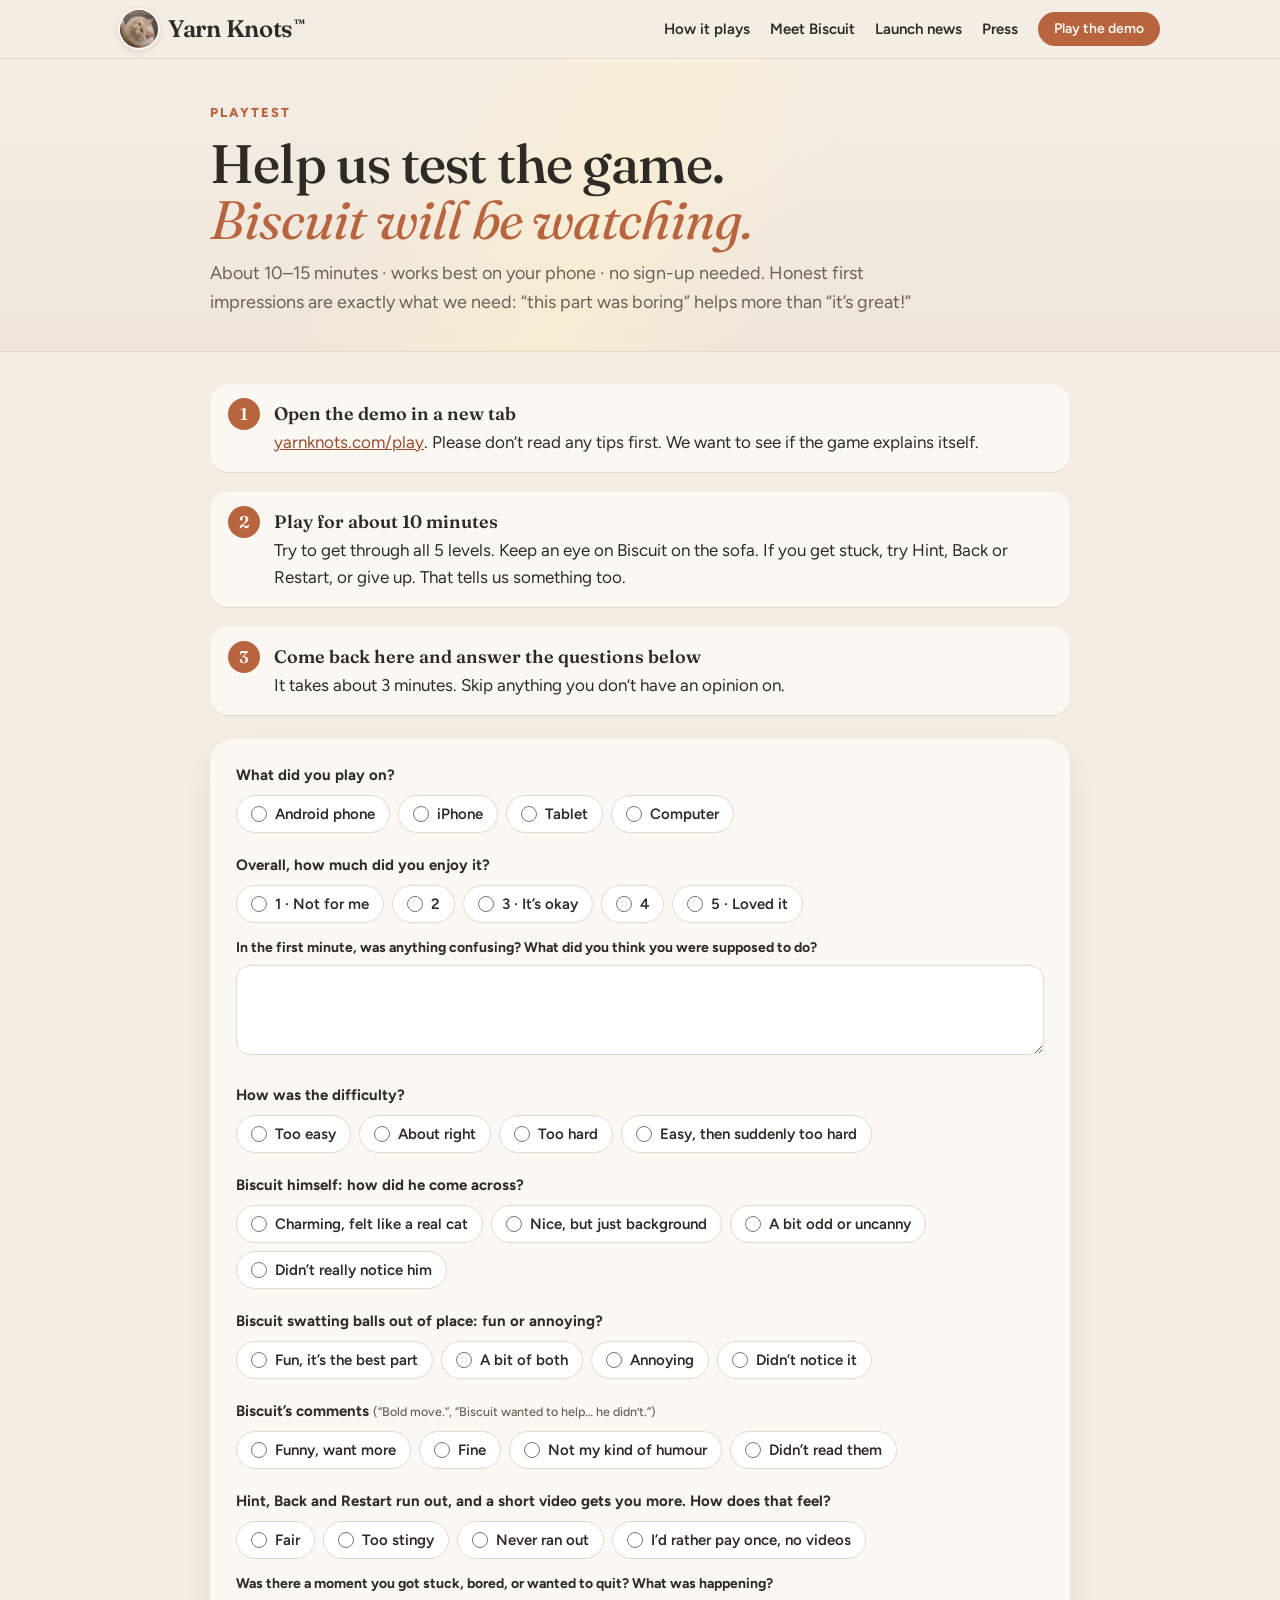
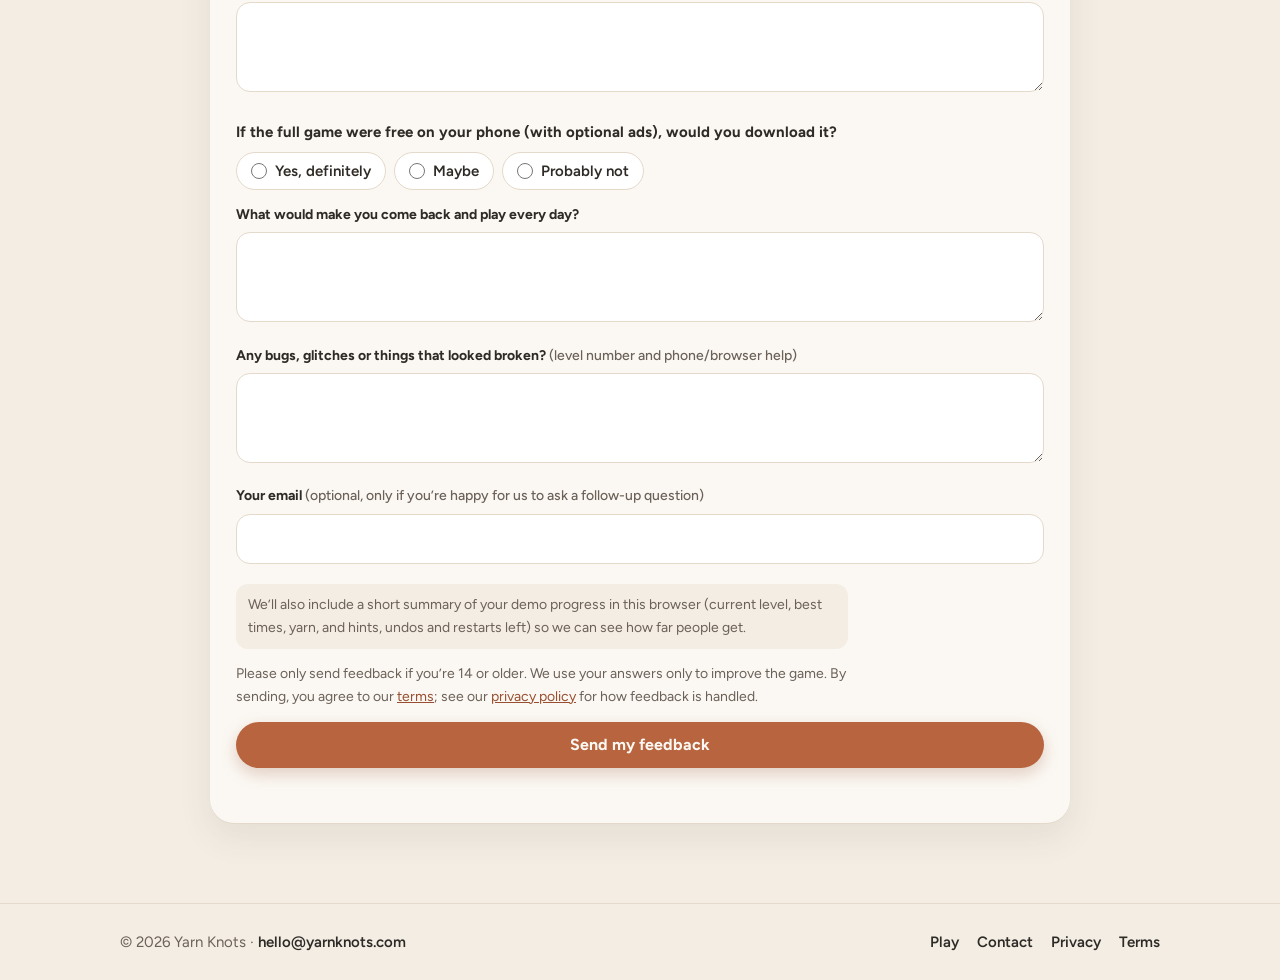
<file: playtest/index.html>
<!doctype html>
<html lang="en">
<head>
<meta charset="utf-8">
<meta name="viewport" content="width=device-width,initial-scale=1">
<title>Playtest – Yarn Knots</title>
<meta name="description" content="Help test Yarn Knots, a cozy puzzle game with a cat who has opinions. Play the free demo for 10 minutes, then tell us what you think.">
<meta property="og:title" content="Playtest – Yarn Knots">
<meta property="og:description" content="Help test Yarn Knots, a cozy puzzle game with a cat who has opinions. Play the free demo for 10 minutes, then tell us what you think.">
<meta property="og:image" content="https://yarnknots.com/assets/og-image.png">
<meta name="twitter:card" content="summary_large_image">
<meta name="theme-color" content="#F3EDE4">
<link rel="icon" href="../assets/favicon-32.png" sizes="32x32">
<link rel="apple-touch-icon" href="../assets/icon-180.png">
<link rel="preconnect" href="https://fonts.googleapis.com">
<link rel="preconnect" href="https://fonts.gstatic.com" crossorigin>
<link rel="stylesheet" href="../assets/style.css">
<script src="../assets/config.js"></script>
<meta name="robots" content="noindex">
<style>
.steps{list-style:none;padding:0;margin:0 0 8px;display:grid;gap:12px;counter-reset:s}
.steps li{background:var(--card);border-radius:18px;padding:16px 18px 16px 64px;position:relative;counter-increment:s;max-width:none;box-shadow:0 1px 0 var(--line)}
.steps li::before{content:counter(s);position:absolute;left:18px;top:14px;width:32px;height:32px;border-radius:50%;background:var(--terra);color:var(--card);font:600 17px/32px var(--display);text-align:center}
.steps b{display:block;font-family:var(--display);font-weight:600;font-size:18px}
.pt-form fieldset{border:0;padding:0;margin:20px 0 0;min-width:0}
.pt-form legend{font-weight:700;font-size:15px;margin-bottom:8px;padding:0}
.pt-form legend small{font-weight:500;color:var(--muted)}
.opts{display:flex;flex-wrap:wrap;gap:8px}
.opts label{display:inline-flex;align-items:center;gap:8px;padding:9px 14px;border:1.5px solid var(--line);border-radius:999px;background:#fff;font-weight:600;font-size:15px;cursor:pointer;line-height:1.2}
.opts input{accent-color:var(--terra);width:16px;height:16px;margin:0}
.opts label:has(input:checked){border-color:var(--terra);background:#F6E6DC}
.pt-form textarea{min-height:90px}
.progress-note{font-size:14px;color:var(--muted);background:var(--oat);border-radius:12px;padding:10px 12px;margin:20px 0 0}
.thanks{text-align:center;padding:30px 14px}
.thanks img{width:200px;height:auto;border-radius:20px;margin:0 auto 14px}
.thanks h2{font:500 34px/1.1 var(--display);margin:0 0 6px}
.thanks h2 em{font-style:italic;font-weight:400;color:var(--terra)}
</style>
</head>
<body>
<header class="top">
  <div class="wrap">
    <a class="brand" href="../index.html"><img src="../assets/icon-180.png" alt=""><span>Yarn Knots<sup style="font-size:.45em;vertical-align:.9em;line-height:0;margin-left:1px">™</sup></span></a>
    <nav class="nav" aria-label="Main">
      <a href="../index.html#how">How it plays</a>
      <a href="../index.html#biscuit">Meet Biscuit</a>
      <a href="../index.html#signup">Launch news</a>
      <a href="../press/index.html">Press</a>
      <a class="btn small" href="../play/index.html">Play the demo</a>
    </nav>
  </div>
</header>
<div class="page-head">
  <div class="wrap">
    <p class="eyebrow">Playtest</p>
    <h1>Help us test the game. <em>Biscuit will be watching.</em></h1>
    <p class="lead">About 10–15 minutes · works best on your phone · no sign-up needed. Honest first impressions are exactly what we need: “this part was boring” helps more than “it’s great!”</p>
  </div>
</div>
<main class="page doc">
<ol class="steps">
  <li><b>Open the demo in a new tab</b><a href="../play/index.html?ref=playtest" target="_blank" rel="noopener">yarnknots.com/play</a>. Please don’t read any tips first. We want to see if the game explains itself.</li>
  <li><b>Play for about 10 minutes</b>Try to get through all 5 levels. Keep an eye on Biscuit on the sofa. If you get stuck, try Hint, Back or Restart, or give up. That tells us something too.</li>
  <li><b>Come back here and answer the questions below</b>It takes about 3 minutes. Skip anything you don’t have an opinion on.</li>
</ol>

<form id="pt" class="form-card pt-form" novalidate style="margin-top:20px">
  <fieldset style="margin-top:0">
    <legend>What did you play on?</legend>
    <div class="opts">
      <label><input type="radio" name="device" value="Android phone">Android phone</label>
      <label><input type="radio" name="device" value="iPhone">iPhone</label>
      <label><input type="radio" name="device" value="Tablet">Tablet</label>
      <label><input type="radio" name="device" value="Computer">Computer</label>
    </div>
  </fieldset>

  <fieldset>
    <legend>Overall, how much did you enjoy it?</legend>
    <div class="opts">
      <label><input type="radio" name="enjoyment" value="1 - Not for me">1 · Not for me</label>
      <label><input type="radio" name="enjoyment" value="2">2</label>
      <label><input type="radio" name="enjoyment" value="3 - It's okay">3 · It’s okay</label>
      <label><input type="radio" name="enjoyment" value="4">4</label>
      <label><input type="radio" name="enjoyment" value="5 - Loved it">5 · Loved it</label>
    </div>
  </fieldset>

  <label class="fl" for="q-first">In the first minute, was anything confusing? What did you think you were supposed to do?</label>
  <textarea id="q-first" name="first_minute"></textarea>

  <fieldset>
    <legend>How was the difficulty?</legend>
    <div class="opts">
      <label><input type="radio" name="difficulty" value="Too easy">Too easy</label>
      <label><input type="radio" name="difficulty" value="About right">About right</label>
      <label><input type="radio" name="difficulty" value="Too hard">Too hard</label>
      <label><input type="radio" name="difficulty" value="Easy, then too hard">Easy, then suddenly too hard</label>
    </div>
  </fieldset>

  <fieldset>
    <legend>Biscuit himself: how did he come across?</legend>
    <div class="opts">
      <label><input type="radio" name="biscuit_feel" value="Charming">Charming, felt like a real cat</label>
      <label><input type="radio" name="biscuit_feel" value="Nice background">Nice, but just background</label>
      <label><input type="radio" name="biscuit_feel" value="A bit odd">A bit odd or uncanny</label>
      <label><input type="radio" name="biscuit_feel" value="Didn't notice">Didn’t really notice him</label>
    </div>
  </fieldset>

  <fieldset>
    <legend>Biscuit swatting balls out of place: fun or annoying?</legend>
    <div class="opts">
      <label><input type="radio" name="cat_swat" value="Fun">Fun, it’s the best part</label>
      <label><input type="radio" name="cat_swat" value="Mixed">A bit of both</label>
      <label><input type="radio" name="cat_swat" value="Annoying">Annoying</label>
      <label><input type="radio" name="cat_swat" value="Didn't notice">Didn’t notice it</label>
    </div>
  </fieldset>

  <fieldset>
    <legend>Biscuit’s comments <small>(“Bold move.”, “Biscuit wanted to help… he didn’t.”)</small></legend>
    <div class="opts">
      <label><input type="radio" name="humour" value="Funny">Funny, want more</label>
      <label><input type="radio" name="humour" value="Fine">Fine</label>
      <label><input type="radio" name="humour" value="Not for me">Not my kind of humour</label>
      <label><input type="radio" name="humour" value="Didn't read them">Didn’t read them</label>
    </div>
  </fieldset>

  <fieldset>
    <legend>Hint, Back and Restart run out, and a short video gets you more. How does that feel?</legend>
    <div class="opts">
      <label><input type="radio" name="limits" value="Fair">Fair</label>
      <label><input type="radio" name="limits" value="Too stingy">Too stingy</label>
      <label><input type="radio" name="limits" value="Never ran out">Never ran out</label>
      <label><input type="radio" name="limits" value="Would rather pay once">I’d rather pay once, no videos</label>
    </div>
  </fieldset>

  <label class="fl" for="q-stuck">Was there a moment you got stuck, bored, or wanted to quit? What was happening?</label>
  <textarea id="q-stuck" name="stuck_or_bored"></textarea>

  <fieldset>
    <legend>If the full game were free on your phone (with optional ads), would you download it?</legend>
    <div class="opts">
      <label><input type="radio" name="would_download" value="Yes, definitely">Yes, definitely</label>
      <label><input type="radio" name="would_download" value="Maybe">Maybe</label>
      <label><input type="radio" name="would_download" value="Probably not">Probably not</label>
    </div>
  </fieldset>

  <label class="fl" for="q-daily">What would make you come back and play every day?</label>
  <textarea id="q-daily" name="come_back_daily"></textarea>

  <label class="fl" for="q-bugs">Any bugs, glitches or things that looked broken? <span style="font-weight:500;color:var(--muted)">(level number and phone/browser help)</span></label>
  <textarea id="q-bugs" name="bugs"></textarea>

  <label class="fl" for="q-email">Your email <span style="font-weight:500;color:var(--muted)">(optional, only if you’re happy for us to ask a follow-up question)</span></label>
  <input id="q-email" type="email" name="email" autocomplete="email">

  <p class="progress-note" id="prog-note">We’ll also include a short summary of your demo progress in this browser (current level, best times, yarn, and hints, undos and restarts left) so we can see how far people get.</p>
  <input type="hidden" name="demo_progress" id="prog">
  <input type="hidden" name="_subject" value="Yarn Knots playtest feedback">
  <input type="hidden" name="form" value="playtest">
  <input type="text" name="_gotcha" tabindex="-1" autocomplete="off" style="position:absolute;left:-9999px" aria-hidden="true">
  <p class="small">Please only send feedback if you’re 14 or older. We use your answers only to improve the game. By sending, you agree to our <a href="../terms/index.html">terms</a>; see our <a href="../privacy/index.html">privacy policy</a> for how feedback is handled.</p>
  <button class="btn" type="submit" id="pt-send">Send my feedback</button>
  <p class="form-status" role="status" id="pt-status"></p>
</form>

<div class="form-card thanks" id="pt-thanks" hidden style="margin-top:20px">
  <img src="../assets/biscuit-portrait.jpg" alt="Biscuit the cat">
  <h2>Thank you. <em>Biscuit is, briefly, impressed.</em></h2>
  <p style="margin:0 auto;color:var(--muted)">Your feedback goes straight to the person making the game, and it really does shape what happens next.</p>
  <p style="margin:18px auto 0"><a class="btn ghost" href="../index.html#signup">Get launch news</a></p>
</div>
</main>

<footer>
  <div class="wrap">
    <div>© <span data-year>2026</span> Yarn Knots · <a data-email href="mailto:hello@yarnknots.com">hello@yarnknots.com</a></div>
    <nav aria-label="Footer">
      <a href="../play/index.html">Play</a><a href="../contact/index.html">Contact</a><a href="../privacy/index.html">Privacy</a><a href="../terms/index.html">Terms</a>
    </nav>
  </div>
</footer>
<script src="../assets/site.js"></script>
<script>
(function () {
  var C = window.YK_CONFIG || {};
  var form = document.getElementById('pt'), status = document.getElementById('pt-status'), btn = document.getElementById('pt-send');
  var fmt = function (s) { return Math.floor(s / 60) + ':' + String(Math.floor(s % 60)).padStart(2, '0'); };
  // Summarize the demo's saved progress in this browser (same site, so it's readable here).
  function progress() {
    var s = null;
    try { s = JSON.parse(localStorage.getItem('yk-site-state-v1')); } catch (e) {}
    if (!s) return 'No demo progress found in this browser (played on another device or browser?)';
    var bests = [];
    for (var i = 0; i < 5; i++) { try { var b = localStorage.getItem('yk-site-best-' + i); if (b) bests.push('L' + (i + 1) + ' ' + fmt(+b)); } catch (e) {} }
    return 'Current level: ' + ((s.lvl || 0) + 1) + ' of 5 · levels cleared: ' + bests.length + (bests.length ? ' (' + bests.join(', ') + ')' : '') +
      ' · yarn ' + (s.yarn || 0) + ' · left: hints ' + s.hints + ', undos ' + s.undos + ', restarts ' + s.restarts +
      (s.bonusAt ? ' · reached #1 bonus' : '');
  }
  form.addEventListener('submit', function (e) {
    e.preventDefault();
    var answered = Array.prototype.some.call(form.elements, function (el) {
      return el.name && el.type !== 'hidden' && el.name !== '_gotcha' && el.name !== 'email' && (el.type === 'radio' ? el.checked : el.value.trim());
    });
    if (!answered) { status.textContent = 'Please answer at least one question before sending.'; status.className = 'form-status err'; return; }
    if (!C.formspreeUrl) { status.textContent = 'The form isn’t connected yet. Please email your thoughts to ' + C.contactEmail + '.'; status.className = 'form-status err'; return; }
    document.getElementById('prog').value = progress();
    btn.disabled = true; status.textContent = 'Sending…'; status.className = 'form-status';
    fetch(C.formspreeUrl, { method: 'POST', body: new FormData(form), headers: { Accept: 'application/json' } })
      .then(function (r) {
        if (!r.ok) throw new Error('bad');
        form.hidden = true; document.getElementById('pt-thanks').hidden = false;
        document.getElementById('pt-thanks').scrollIntoView({ behavior: 'smooth', block: 'center' });
        if (window.ykEvent) window.ykEvent('playtest-feedback-sent');
      })
      .catch(function () { status.textContent = 'That didn’t go through. Please try again, or email ' + C.contactEmail + '.'; status.className = 'form-status err'; })
      .finally(function () { btn.disabled = false; });
  });
  if (window.ykEvent) window.ykEvent('playtest-page-open');
})();
</script>
</body>
</html>
</file>
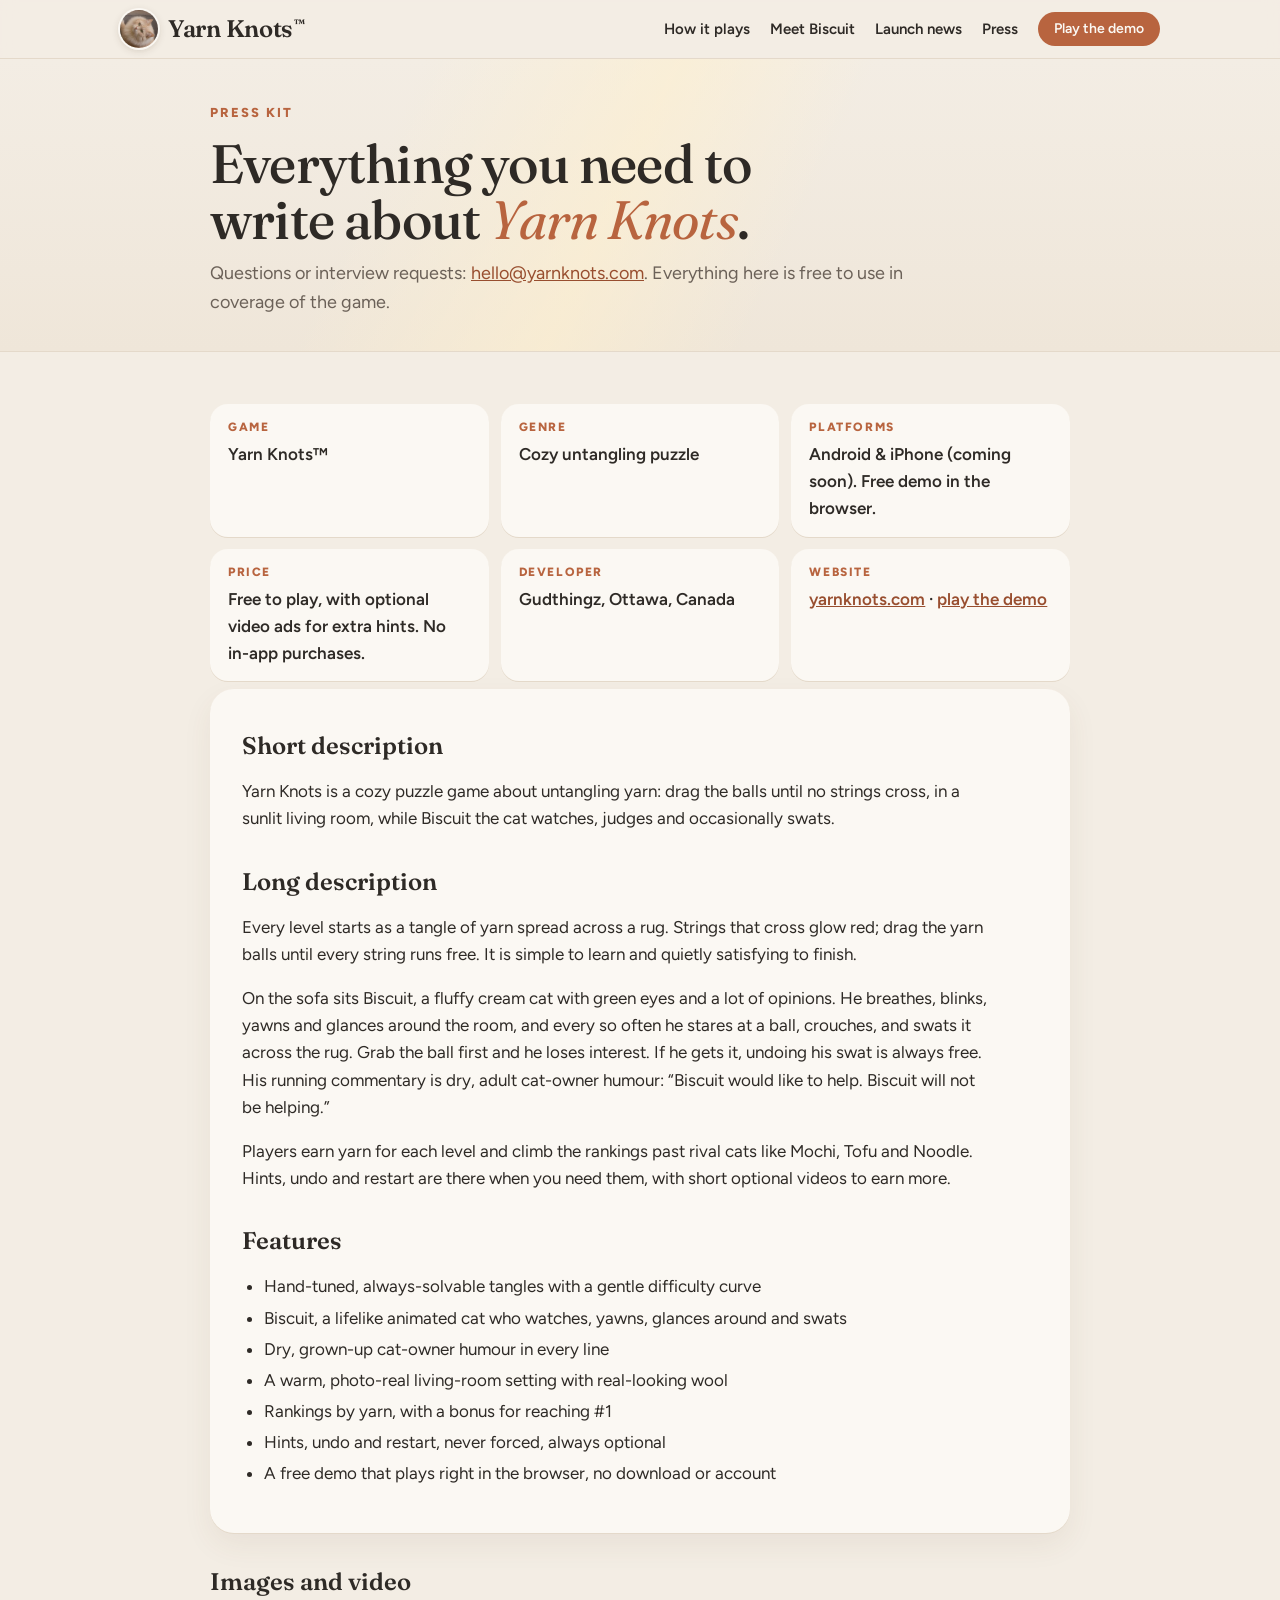
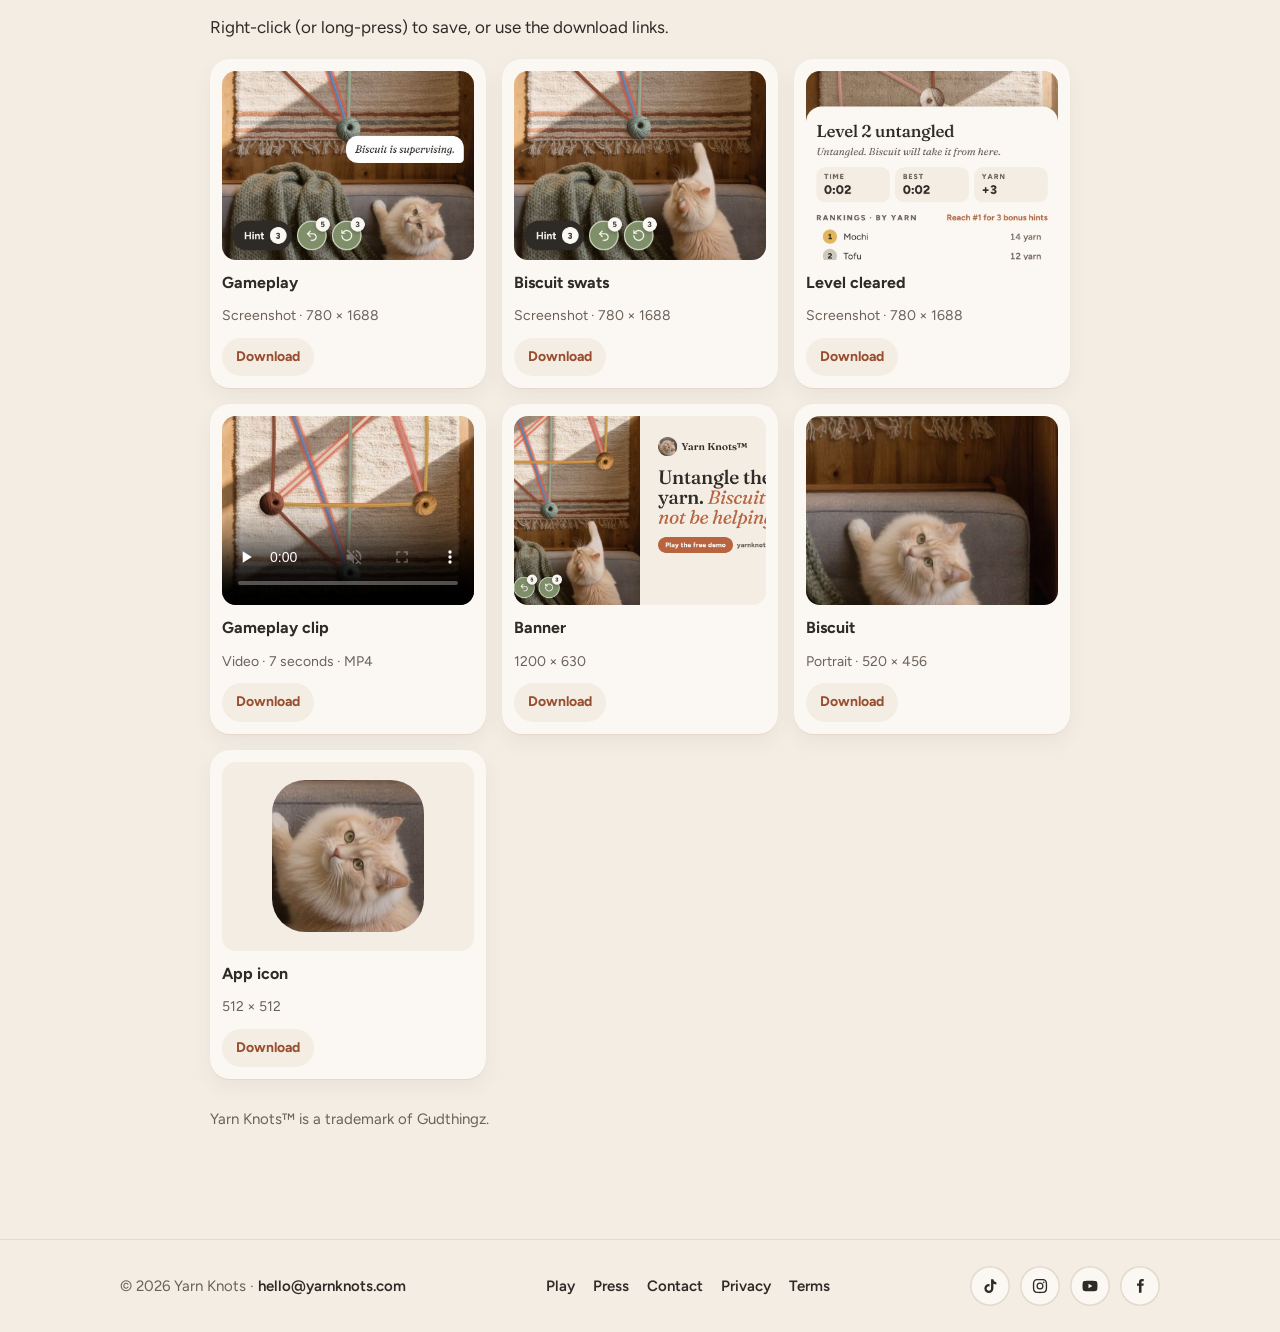
<file: press/index.html>
<!doctype html>
<html lang="en">
<head>
<meta charset="utf-8">
<meta name="viewport" content="width=device-width,initial-scale=1">
<title>Press kit – Yarn Knots</title>
<meta name="description" content="Facts, descriptions, screenshots, a gameplay clip and logos for writing about Yarn Knots.">
<meta property="og:title" content="Press kit – Yarn Knots">
<meta property="og:description" content="Facts, descriptions, screenshots, a gameplay clip and logos for writing about Yarn Knots.">
<meta property="og:image" content="https://yarnknots.com/assets/og-image.png">
<meta name="twitter:card" content="summary_large_image">
<meta name="theme-color" content="#F3EDE4">
<link rel="icon" href="../assets/favicon-32.png" sizes="32x32">
<link rel="apple-touch-icon" href="../assets/icon-180.png">
<link rel="preconnect" href="https://fonts.googleapis.com">
<link rel="preconnect" href="https://fonts.gstatic.com" crossorigin>
<link rel="stylesheet" href="../assets/style.css">
<script src="../assets/config.js"></script>
</head>
<body>
<header class="top">
  <div class="wrap">
    <a class="brand" href="../index.html"><img src="../assets/icon-180.png" alt=""><span>Yarn Knots<sup style="font-size:.45em;vertical-align:.9em;line-height:0;margin-left:1px">™</sup></span></a>
    <nav class="nav" aria-label="Main">
      <a href="../index.html#how">How it plays</a>
      <a href="../index.html#biscuit">Meet Biscuit</a>
      <a href="../index.html#signup">Launch news</a>
      <a href="../press/index.html">Press</a>
      <a class="btn small" href="../play/index.html">Play the demo</a>
    </nav>
  </div>
</header>
<div class="page-head">
  <div class="wrap">
    <p class="eyebrow">Press kit</p>
    <h1>Everything you need to write about <em>Yarn Knots</em>.</h1>
    <p class="lead">Questions or interview requests: <a data-email href="mailto:hello@yarnknots.com">hello@yarnknots.com</a>. Everything here is free to use in coverage of the game.</p>
  </div>
</div>
<main class="page doc">
  <dl class="facts">
    <div class="fact"><dt>Game</dt><dd>Yarn Knots™</dd></div>
    <div class="fact"><dt>Genre</dt><dd>Cozy untangling puzzle</dd></div>
    <div class="fact"><dt>Platforms</dt><dd>Android &amp; iPhone (coming soon). Free demo in the browser.</dd></div>
    <div class="fact"><dt>Price</dt><dd>Free to play, with optional video ads for extra hints. No in-app purchases.</dd></div>
    <div class="fact"><dt>Developer</dt><dd>Gudthingz, Ottawa, Canada</dd></div>
    <div class="fact"><dt>Website</dt><dd><a href="../index.html">yarnknots.com</a> · <a href="../play/index.html">play the demo</a></dd></div>
  </dl>
  <div class="doc-card">
    <h2>Short description</h2>
    <p>Yarn Knots is a cozy puzzle game about untangling yarn: drag the balls until no strings cross, in a sunlit living room, while Biscuit the cat watches, judges and occasionally swats.</p>
    <h2>Long description</h2>
    <p>Every level starts as a tangle of yarn spread across a rug. Strings that cross glow red; drag the yarn balls until every string runs free. It is simple to learn and quietly satisfying to finish.</p>
    <p>On the sofa sits Biscuit, a fluffy cream cat with green eyes and a lot of opinions. He breathes, blinks, yawns and glances around the room, and every so often he stares at a ball, crouches, and swats it across the rug. Grab the ball first and he loses interest. If he gets it, undoing his swat is always free. His running commentary is dry, adult cat-owner humour: “Biscuit would like to help. Biscuit will not be helping.”</p>
    <p>Players earn yarn for each level and climb the rankings past rival cats like Mochi, Tofu and Noodle. Hints, undo and restart are there when you need them, with short optional videos to earn more.</p>
    <h2>Features</h2>
    <ul>
      <li>Hand-tuned, always-solvable tangles with a gentle difficulty curve</li>
      <li>Biscuit, a lifelike animated cat who watches, yawns, glances around and swats</li>
      <li>Dry, grown-up cat-owner humour in every line</li>
      <li>A warm, photo-real living-room setting with real-looking wool</li>
      <li>Rankings by yarn, with a bonus for reaching #1</li>
      <li>Hints, undo and restart, never forced, always optional</li>
      <li>A free demo that plays right in the browser, no download or account</li>
    </ul>
  </div>

  <h2>Images and video</h2>
  <p>Right-click (or long-press) to save, or use the download links.</p>
  <div class="assets">
    <div class="asset"><div class="thumb tall"><img src="../assets/shot-room-play.jpg" alt="Gameplay screenshot" loading="lazy" style="object-position:50% 100%"></div><b>Gameplay</b><span>Screenshot · 780 × 1688</span><a class="dl" href="../assets/shot-room-play.jpg" download>Download</a></div>
    <div class="asset"><div class="thumb tall"><img src="../assets/shot-room-swat.jpg" alt="Biscuit swatting a yarn ball" loading="lazy" style="object-position:50% 100%"></div><b>Biscuit swats</b><span>Screenshot · 780 × 1688</span><a class="dl" href="../assets/shot-room-swat.jpg" download>Download</a></div>
    <div class="asset"><div class="thumb tall"><img src="../assets/shot-room-win.jpg" alt="Level cleared with rankings" loading="lazy" style="object-position:50% 40%"></div><b>Level cleared</b><span>Screenshot · 780 × 1688</span><a class="dl" href="../assets/shot-room-win.jpg" download>Download</a></div>
    <div class="asset"><div class="thumb tall"><video src="../assets/demo-clip-v1.mp4" poster="../assets/demo-clip-poster.jpg" muted loop playsinline controls preload="none"></video></div><b>Gameplay clip</b><span>Video · 7 seconds · MP4</span><a class="dl" href="../assets/demo-clip-v1.mp4" download>Download</a></div>
    <div class="asset"><div class="thumb"><img src="../assets/og-image.png" alt="Yarn Knots banner" loading="lazy"></div><b>Banner</b><span>1200 × 630</span><a class="dl" href="../assets/og-image.png" download>Download</a></div>
    <div class="asset"><div class="thumb"><img src="../assets/biscuit-portrait.jpg" alt="Biscuit the cat" loading="lazy"></div><b>Biscuit</b><span>Portrait · 520 × 456</span><a class="dl" href="../assets/biscuit-portrait.jpg" download>Download</a></div>
    <div class="asset"><div class="thumb"><img class="icon" src="../assets/icon-512.png" alt="Yarn Knots icon" loading="lazy"></div><b>App icon</b><span>512 × 512</span><a class="dl" href="../assets/icon-512.png" download>Download</a></div>
  </div>
  <p class="meta" style="margin-top:28px">Yarn Knots™ is a trademark of Gudthingz.</p>
</main>
<footer>
  <div class="wrap">
    <div>© <span data-year>2026</span> Yarn Knots · <a data-email href="mailto:hello@yarnknots.com">hello@yarnknots.com</a></div>
    <nav aria-label="Footer">
      <a href="../play/index.html">Play</a><a href="../press/index.html">Press</a><a href="../contact/index.html">Contact</a><a href="../privacy/index.html">Privacy</a><a href="../terms/index.html">Terms</a>
    </nav>
    <div class="socials">
      <a data-social="tiktok" href="../index.html#" aria-label="Yarn Knots on TikTok"><svg viewBox="0 0 24 24"><path d="M16.5 3c.4 2.2 1.8 3.7 4 4v3.1c-1.5 0-2.9-.4-4-1.1v6.3a6 6 0 1 1-6-6c.3 0 .6 0 .9.1v3.2a2.9 2.9 0 1 0 2 2.7V3z"/></svg></a>
      <a data-social="instagram" href="../index.html#" aria-label="Yarn Knots on Instagram"><svg viewBox="0 0 24 24"><path d="M12 7.3a4.7 4.7 0 1 0 0 9.4 4.7 4.7 0 0 0 0-9.4zm0 7.7a3 3 0 1 1 0-6 3 3 0 0 1 0 6zM17 6a1.1 1.1 0 1 0 0 2.2A1.1 1.1 0 0 0 17 6zM12 2.5c-2.6 0-2.9 0-3.9.1-3.4.2-5.3 2-5.5 5.5-.1 1-.1 1.3-.1 3.9s0 2.9.1 3.9c.2 3.4 2.1 5.3 5.5 5.5 1 .1 1.3.1 3.9.1s2.9 0 3.9-.1c3.4-.2 5.3-2.1 5.5-5.5.1-1 .1-1.3.1-3.9s0-2.9-.1-3.9c-.2-3.4-2.1-5.3-5.5-5.5-1-.1-1.3-.1-3.9-.1zm0 1.7c2.5 0 2.8 0 3.8.1 2.5.1 3.7 1.3 3.8 3.8.1 1 .1 1.3.1 3.8s0 2.8-.1 3.8c-.1 2.5-1.3 3.7-3.8 3.8-1 .1-1.3.1-3.8.1s-2.8 0-3.8-.1c-2.5-.1-3.7-1.3-3.8-3.8-.1-1-.1-1.3-.1-3.8s0-2.8.1-3.8c.1-2.5 1.3-3.7 3.8-3.8 1-.1 1.3-.1 3.8-.1z"/></svg></a>
      <a data-social="youtube" href="../index.html#" aria-label="Yarn Knots on YouTube"><svg viewBox="0 0 24 24"><path d="M21.6 7.2a2.5 2.5 0 0 0-1.8-1.8C18.3 5 12 5 12 5s-6.3 0-7.8.4A2.5 2.5 0 0 0 2.4 7.2C2 8.8 2 12 2 12s0 3.2.4 4.8a2.5 2.5 0 0 0 1.8 1.8C5.7 19 12 19 12 19s6.3 0 7.8-.4a2.5 2.5 0 0 0 1.8-1.8c.4-1.6.4-4.8.4-4.8s0-3.2-.4-4.8zM10 15V9l5.2 3z"/></svg></a>
      <a data-social="facebook" href="../index.html#" aria-label="Yarn Knots on Facebook"><svg viewBox="0 0 24 24"><path d="M14 8.5V6.8c0-.8.2-1.3 1.4-1.3H17V2.6c-.3 0-1.3-.1-2.4-.1-2.4 0-4 1.4-4 4.1v1.9H8v3.2h2.6V21H14v-9.3h2.6l.4-3.2z"/></svg></a>
    </div>
  </div>
</footer>
<script src="../assets/site.js"></script>
</body>
</html>
</file>
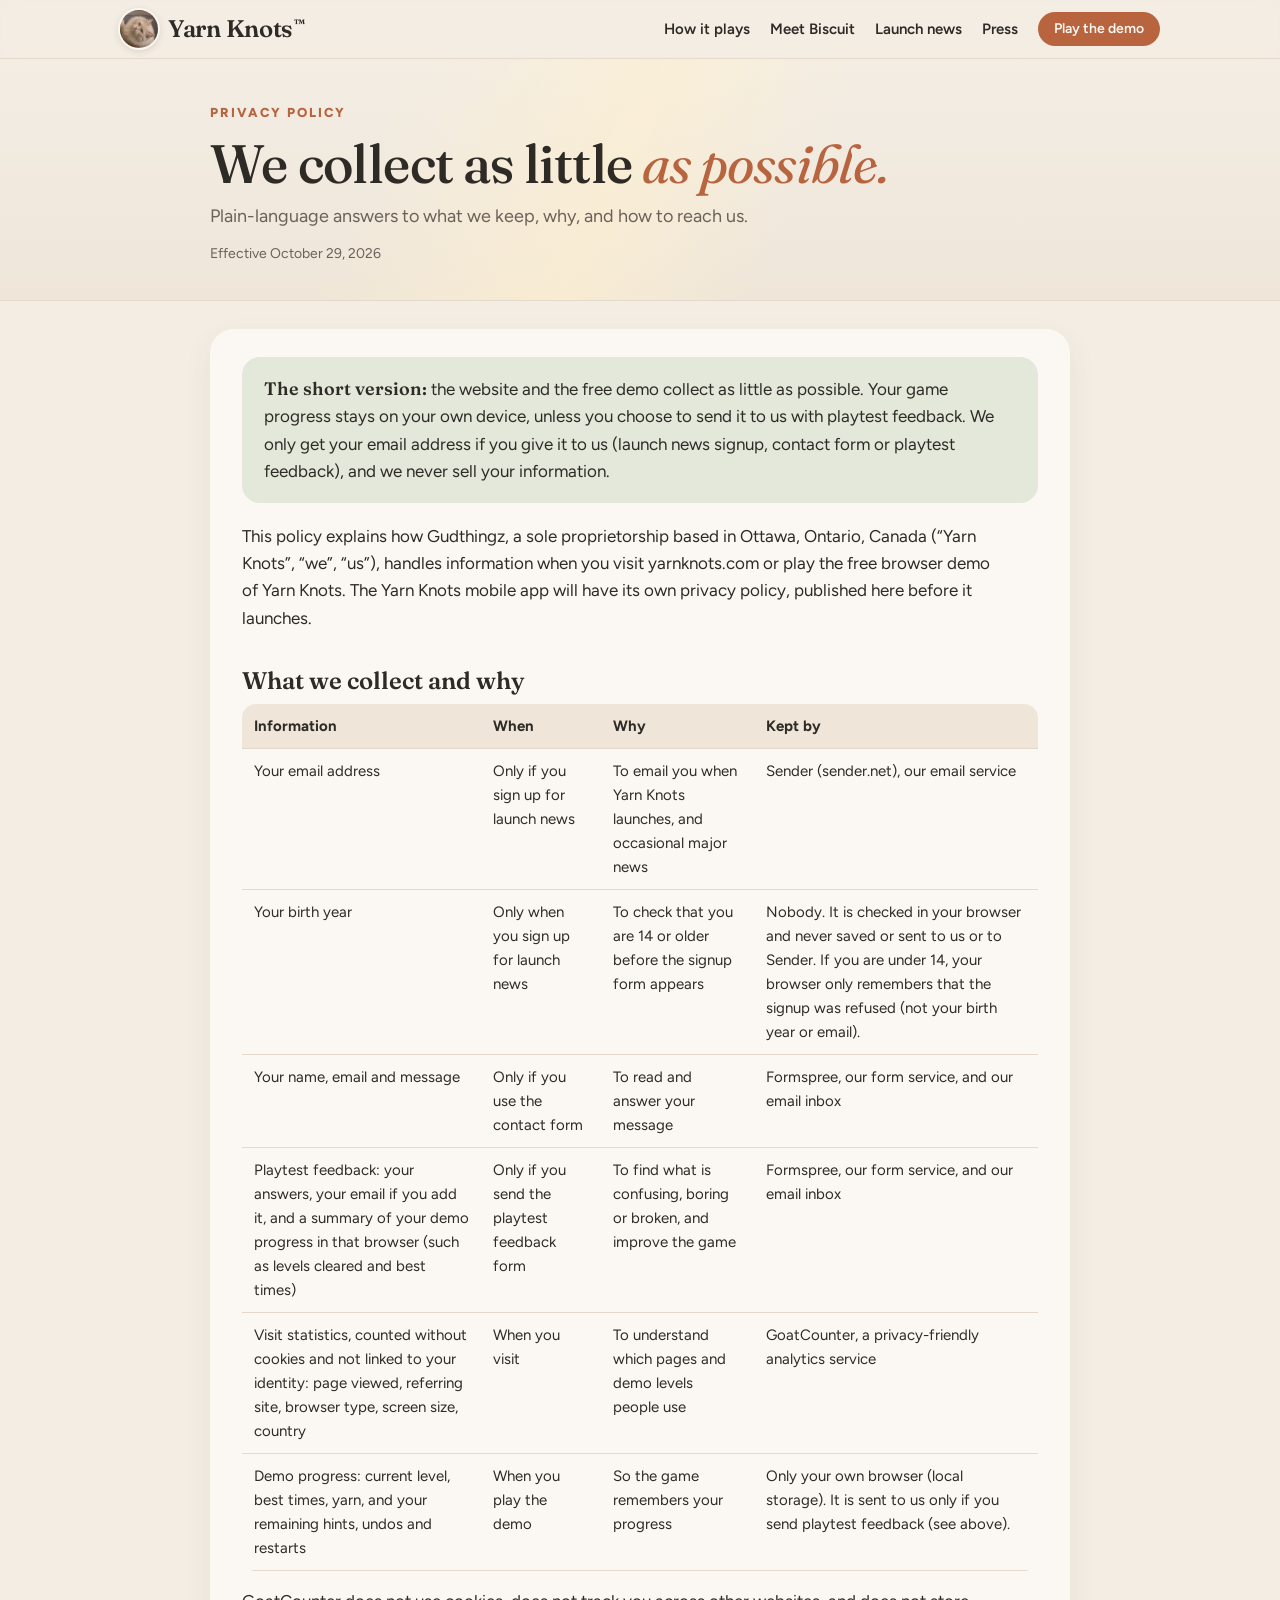
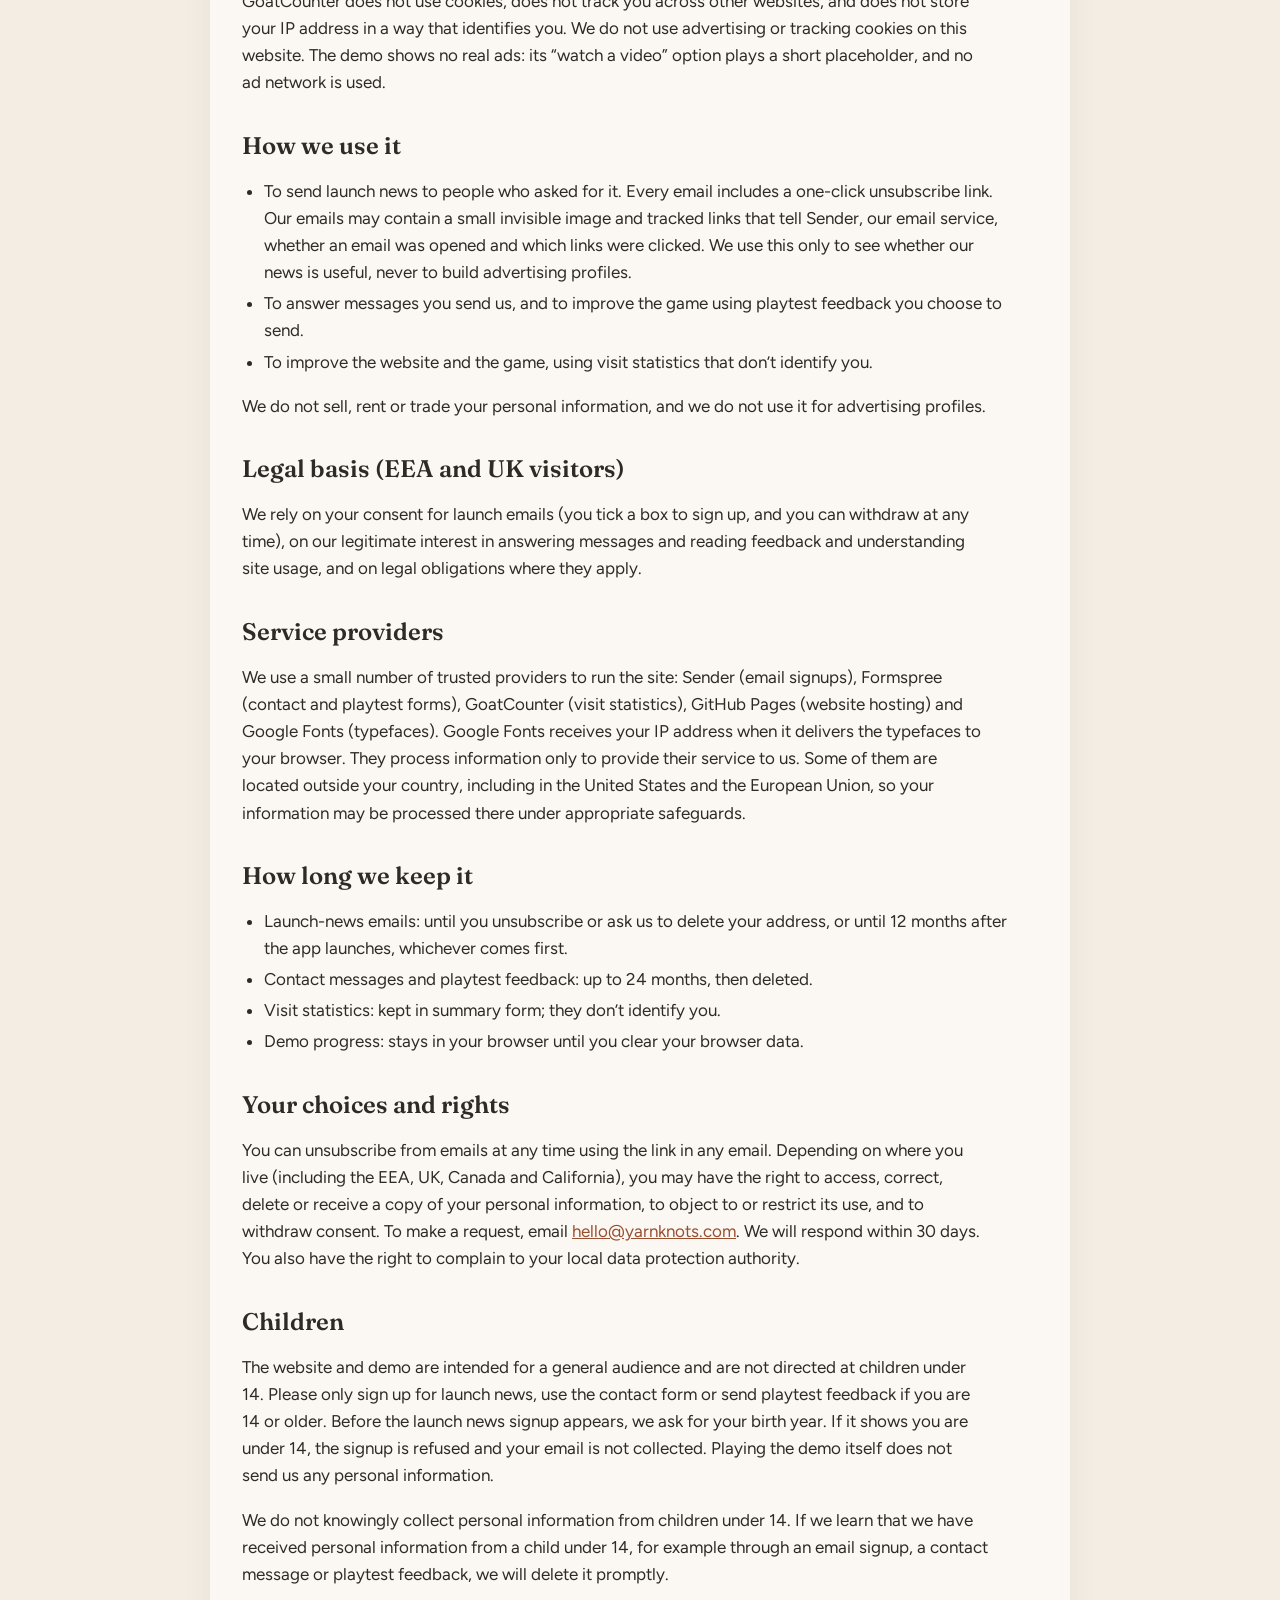
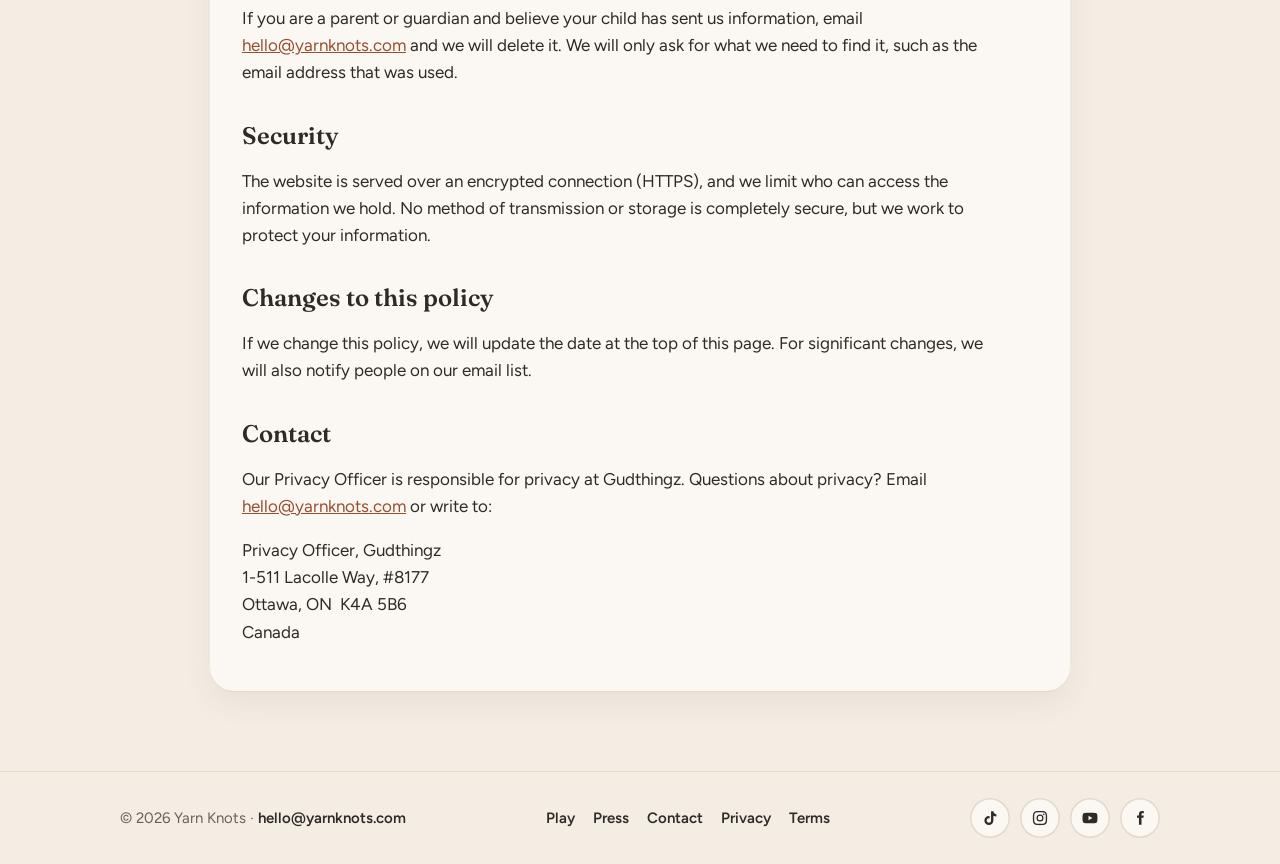
<file: privacy/index.html>
<!doctype html>
<html lang="en">
<head>
<meta charset="utf-8">
<meta name="viewport" content="width=device-width,initial-scale=1">
<title>Privacy policy – Yarn Knots</title>
<meta name="description" content="How Yarn Knots handles your information on yarnknots.com and in the free demo.">
<meta property="og:title" content="Privacy policy – Yarn Knots">
<meta property="og:description" content="How Yarn Knots handles your information on yarnknots.com and in the free demo.">
<meta property="og:image" content="https://yarnknots.com/assets/og-image.png">
<meta name="twitter:card" content="summary_large_image">
<meta name="theme-color" content="#F3EDE4">
<link rel="icon" href="../assets/favicon-32.png" sizes="32x32">
<link rel="apple-touch-icon" href="../assets/icon-180.png">
<link rel="preconnect" href="https://fonts.googleapis.com">
<link rel="preconnect" href="https://fonts.gstatic.com" crossorigin>
<link rel="stylesheet" href="../assets/style.css">
<script src="../assets/config.js"></script>
</head>
<body>
<header class="top">
  <div class="wrap">
    <a class="brand" href="../index.html"><img src="../assets/icon-180.png" alt=""><span>Yarn Knots<sup style="font-size:.45em;vertical-align:.9em;line-height:0;margin-left:1px">™</sup></span></a>
    <nav class="nav" aria-label="Main">
      <a href="../index.html#how">How it plays</a>
      <a href="../index.html#biscuit">Meet Biscuit</a>
      <a href="../index.html#signup">Launch news</a>
      <a href="../press/index.html">Press</a>
      <a class="btn small" href="../play/index.html">Play the demo</a>
    </nav>
  </div>
</header>
<div class="page-head">
  <div class="wrap">
    <p class="eyebrow">Privacy policy</p>
    <h1>We collect as little <em>as possible.</em></h1>
    <p class="lead">Plain-language answers to what we keep, why, and how to reach us.</p>
    <p class="meta">Effective October 29, 2026</p>
  </div>
</div>
<main class="page doc">
<div class="doc-card">
<div class="box"><b>The short version:</b> the website and the free demo collect as little as possible. Your game progress stays on your own device, unless you choose to send it to us with playtest feedback. We only get your email address if you give it to us (launch news signup, contact form or playtest feedback), and we never sell your information.</div>
<p>This policy explains how Gudthingz, a sole proprietorship based in Ottawa, Ontario, Canada (“Yarn Knots”, “we”, “us”), handles information when you visit yarnknots.com or play the free browser demo of Yarn Knots. The Yarn Knots mobile app will have its own privacy policy, published here before it launches.</p>

<h2>What we collect and why</h2>
<div class="table-scroll"><table>
<tr><th>Information</th><th>When</th><th>Why</th><th>Kept by</th></tr>
<tr><td>Your email address</td><td>Only if you sign up for launch news</td><td>To email you when Yarn Knots launches, and occasional major news</td><td>Sender (sender.net), our email service</td></tr>
<tr><td>Your birth year</td><td>Only when you sign up for launch news</td><td>To check that you are 14 or older before the signup form appears</td><td>Nobody. It is checked in your browser and never saved or sent to us or to Sender. If you are under 14, your browser only remembers that the signup was refused (not your birth year or email).</td></tr>
<tr><td>Your name, email and message</td><td>Only if you use the contact form</td><td>To read and answer your message</td><td>Formspree, our form service, and our email inbox</td></tr>
<tr><td>Playtest feedback: your answers, your email if you add it, and a summary of your demo progress in that browser (such as levels cleared and best times)</td><td>Only if you send the playtest feedback form</td><td>To find what is confusing, boring or broken, and improve the game</td><td>Formspree, our form service, and our email inbox</td></tr>
<tr><td>Visit statistics, counted without cookies and not linked to your identity: page viewed, referring site, browser type, screen size, country</td><td>When you visit</td><td>To understand which pages and demo levels people use</td><td>GoatCounter, a privacy-friendly analytics service</td></tr>
<tr><td>Demo progress: current level, best times, yarn, and your remaining hints, undos and restarts</td><td>When you play the demo</td><td>So the game remembers your progress</td><td>Only your own browser (local storage). It is sent to us only if you send playtest feedback (see above).</td></tr>
</table></div>
<p>GoatCounter does not use cookies, does not track you across other websites, and does not store your IP address in a way that identifies you. We do not use advertising or tracking cookies on this website. The demo shows no real ads: its “watch a video” option plays a short placeholder, and no ad network is used.</p>

<h2>How we use it</h2>
<ul>
<li>To send launch news to people who asked for it. Every email includes a one-click unsubscribe link. Our emails may contain a small invisible image and tracked links that tell Sender, our email service, whether an email was opened and which links were clicked. We use this only to see whether our news is useful, never to build advertising profiles.</li>
<li>To answer messages you send us, and to improve the game using playtest feedback you choose to send.</li>
<li>To improve the website and the game, using visit statistics that don’t identify you.</li>
</ul>
<p>We do not sell, rent or trade your personal information, and we do not use it for advertising profiles.</p>

<h2>Legal basis (EEA and UK visitors)</h2>
<p>We rely on your consent for launch emails (you tick a box to sign up, and you can withdraw at any time), on our legitimate interest in answering messages and reading feedback and understanding site usage, and on legal obligations where they apply.</p>

<h2>Service providers</h2>
<p>We use a small number of trusted providers to run the site: Sender (email signups), Formspree (contact and playtest forms), GoatCounter (visit statistics), GitHub Pages (website hosting) and Google Fonts (typefaces). Google Fonts receives your IP address when it delivers the typefaces to your browser. They process information only to provide their service to us. Some of them are located outside your country, including in the United States and the European Union, so your information may be processed there under appropriate safeguards.</p>

<h2>How long we keep it</h2>
<ul>
<li>Launch-news emails: until you unsubscribe or ask us to delete your address, or until 12 months after the app launches, whichever comes first.</li>
<li>Contact messages and playtest feedback: up to 24 months, then deleted.</li>
<li>Visit statistics: kept in summary form; they don’t identify you.</li>
<li>Demo progress: stays in your browser until you clear your browser data.</li>
</ul>

<h2>Your choices and rights</h2>
<p>You can unsubscribe from emails at any time using the link in any email. Depending on where you live (including the EEA, UK, Canada and California), you may have the right to access, correct, delete or receive a copy of your personal information, to object to or restrict its use, and to withdraw consent. To make a request, email <a data-email href="mailto:hello@yarnknots.com">hello@yarnknots.com</a>. We will respond within 30 days. You also have the right to complain to your local data protection authority.</p>

<h2>Children</h2>
<p>The website and demo are intended for a general audience and are not directed at children under 14. Please only sign up for launch news, use the contact form or send playtest feedback if you are 14 or older. Before the launch news signup appears, we ask for your birth year. If it shows you are under 14, the signup is refused and your email is not collected. Playing the demo itself does not send us any personal information.</p>
<p>We do not knowingly collect personal information from children under 14. If we learn that we have received personal information from a child under 14, for example through an email signup, a contact message or playtest feedback, we will delete it promptly.</p>
<p>If you are a parent or guardian and believe your child has sent us information, email <a data-email href="mailto:hello@yarnknots.com">hello@yarnknots.com</a> and we will delete it. We will only ask for what we need to find it, such as the email address that was used.</p>

<h2>Security</h2>
<p>The website is served over an encrypted connection (HTTPS), and we limit who can access the information we hold. No method of transmission or storage is completely secure, but we work to protect your information.</p>

<h2>Changes to this policy</h2>
<p>If we change this policy, we will update the date at the top of this page. For significant changes, we will also notify people on our email list.</p>

<h2>Contact</h2>
<p>Our Privacy Officer is responsible for privacy at Gudthingz. Questions about privacy? Email <a data-email href="mailto:hello@yarnknots.com">hello@yarnknots.com</a> or write to:</p>
<p>Privacy Officer, Gudthingz<br>1-511 Lacolle Way, #8177<br>Ottawa, ON&nbsp; K4A 5B6<br>Canada</p>
</div>
</main>
<footer>
  <div class="wrap">
    <div>© <span data-year>2026</span> Yarn Knots · <a data-email href="mailto:hello@yarnknots.com">hello@yarnknots.com</a></div>
    <nav aria-label="Footer">
      <a href="../play/index.html">Play</a><a href="../press/index.html">Press</a><a href="../contact/index.html">Contact</a><a href="../privacy/index.html">Privacy</a><a href="../terms/index.html">Terms</a>
    </nav>
    <div class="socials">
      <a data-social="tiktok" href="../index.html#" aria-label="Yarn Knots on TikTok"><svg viewBox="0 0 24 24"><path d="M16.5 3c.4 2.2 1.8 3.7 4 4v3.1c-1.5 0-2.9-.4-4-1.1v6.3a6 6 0 1 1-6-6c.3 0 .6 0 .9.1v3.2a2.9 2.9 0 1 0 2 2.7V3z"/></svg></a>
      <a data-social="instagram" href="../index.html#" aria-label="Yarn Knots on Instagram"><svg viewBox="0 0 24 24"><path d="M12 7.3a4.7 4.7 0 1 0 0 9.4 4.7 4.7 0 0 0 0-9.4zm0 7.7a3 3 0 1 1 0-6 3 3 0 0 1 0 6zM17 6a1.1 1.1 0 1 0 0 2.2A1.1 1.1 0 0 0 17 6zM12 2.5c-2.6 0-2.9 0-3.9.1-3.4.2-5.3 2-5.5 5.5-.1 1-.1 1.3-.1 3.9s0 2.9.1 3.9c.2 3.4 2.1 5.3 5.5 5.5 1 .1 1.3.1 3.9.1s2.9 0 3.9-.1c3.4-.2 5.3-2.1 5.5-5.5.1-1 .1-1.3.1-3.9s0-2.9-.1-3.9c-.2-3.4-2.1-5.3-5.5-5.5-1-.1-1.3-.1-3.9-.1zm0 1.7c2.5 0 2.8 0 3.8.1 2.5.1 3.7 1.3 3.8 3.8.1 1 .1 1.3.1 3.8s0 2.8-.1 3.8c-.1 2.5-1.3 3.7-3.8 3.8-1 .1-1.3.1-3.8.1s-2.8 0-3.8-.1c-2.5-.1-3.7-1.3-3.8-3.8-.1-1-.1-1.3-.1-3.8s0-2.8.1-3.8c.1-2.5 1.3-3.7 3.8-3.8 1-.1 1.3-.1 3.8-.1z"/></svg></a>
      <a data-social="youtube" href="../index.html#" aria-label="Yarn Knots on YouTube"><svg viewBox="0 0 24 24"><path d="M21.6 7.2a2.5 2.5 0 0 0-1.8-1.8C18.3 5 12 5 12 5s-6.3 0-7.8.4A2.5 2.5 0 0 0 2.4 7.2C2 8.8 2 12 2 12s0 3.2.4 4.8a2.5 2.5 0 0 0 1.8 1.8C5.7 19 12 19 12 19s6.3 0 7.8-.4a2.5 2.5 0 0 0 1.8-1.8c.4-1.6.4-4.8.4-4.8s0-3.2-.4-4.8zM10 15V9l5.2 3z"/></svg></a>
      <a data-social="facebook" href="../index.html#" aria-label="Yarn Knots on Facebook"><svg viewBox="0 0 24 24"><path d="M14 8.5V6.8c0-.8.2-1.3 1.4-1.3H17V2.6c-.3 0-1.3-.1-2.4-.1-2.4 0-4 1.4-4 4.1v1.9H8v3.2h2.6V21H14v-9.3h2.6l.4-3.2z"/></svg></a>
    </div>
  </div>
</footer>
<script src="../assets/site.js"></script>
</body>
</html>
</file>
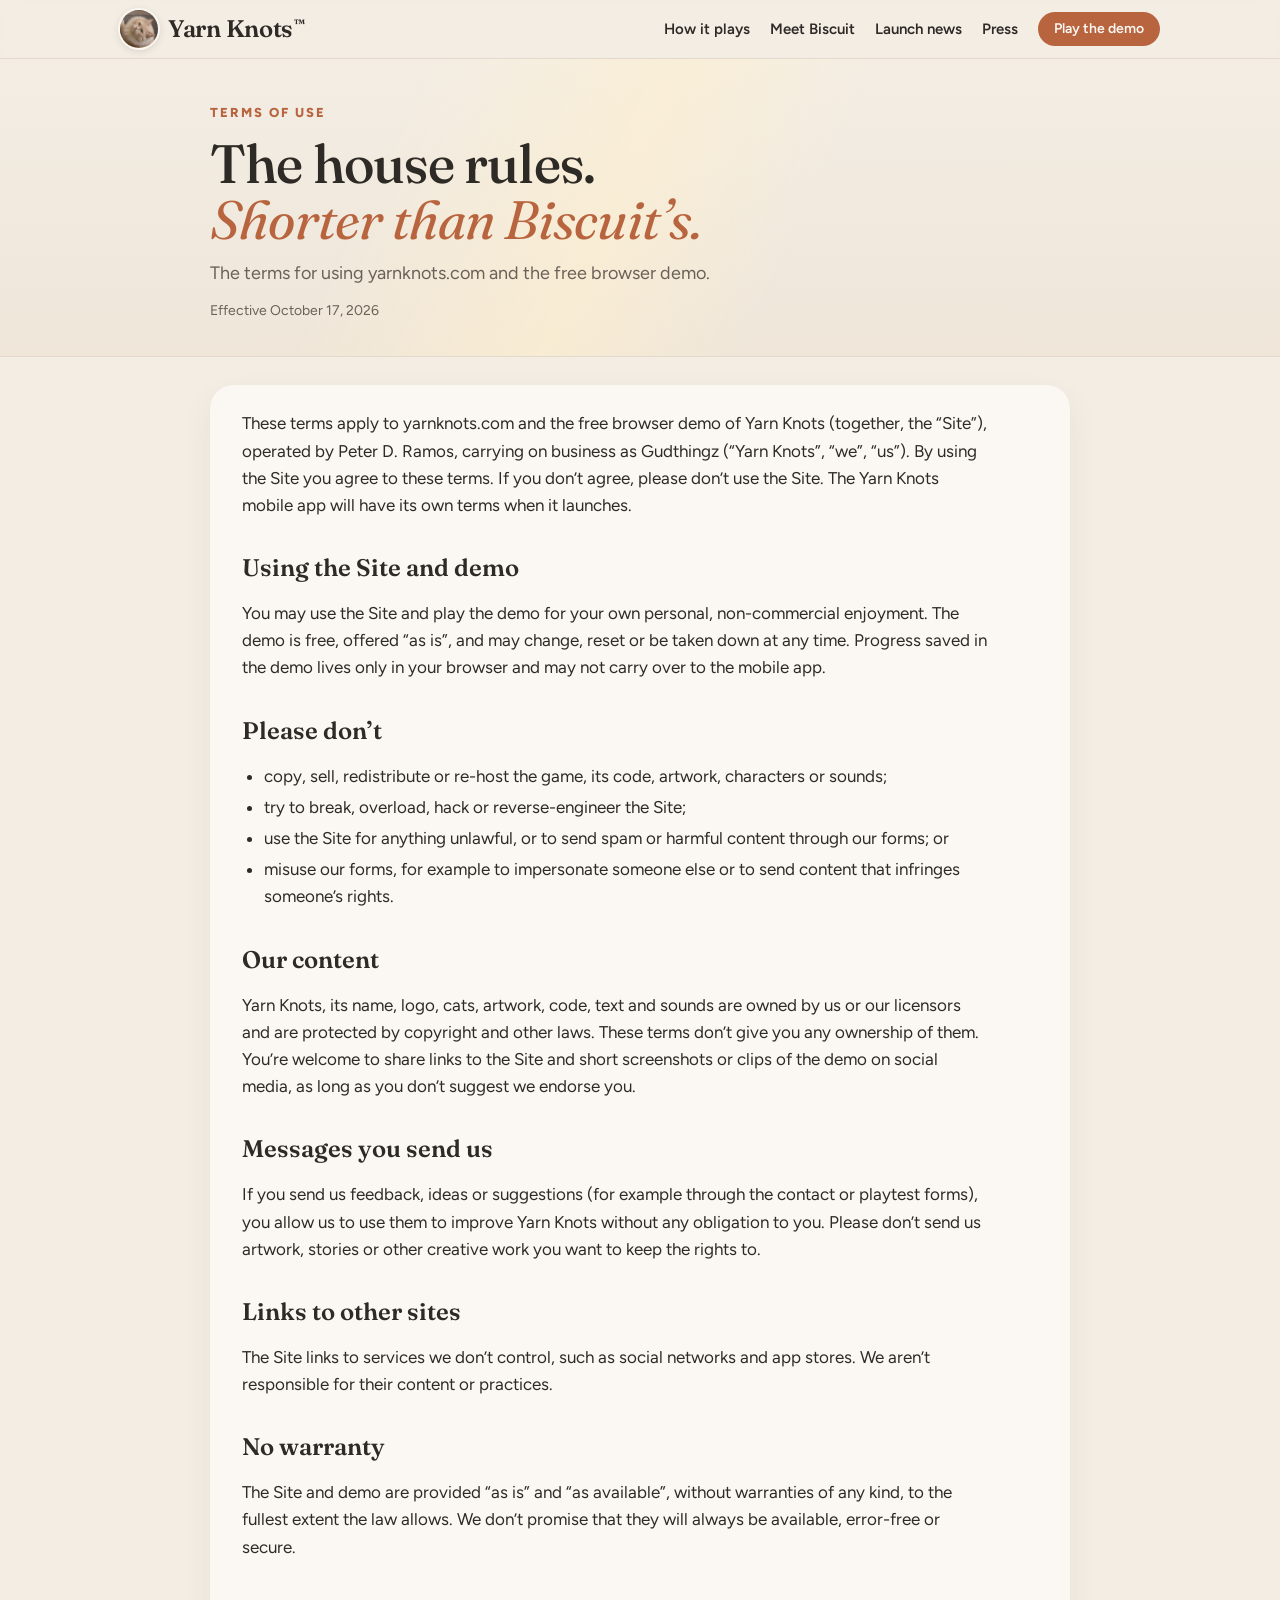
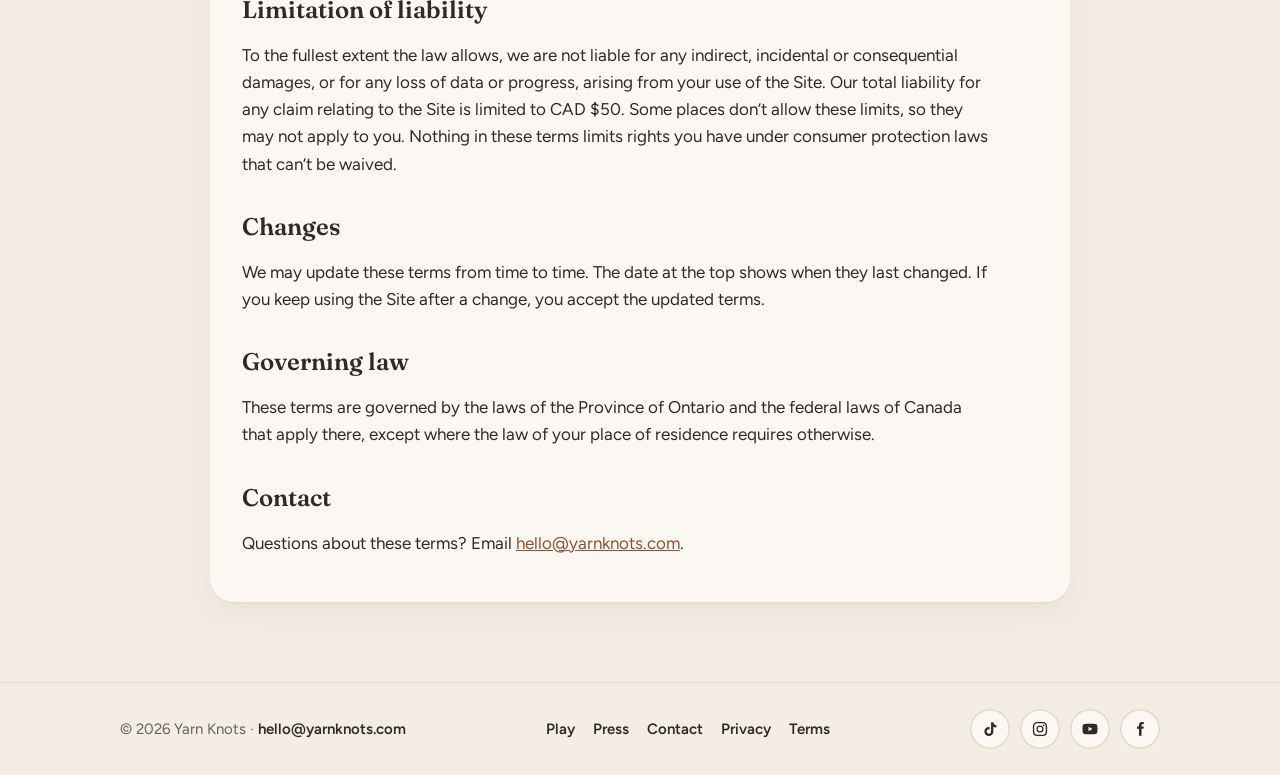
<file: terms/index.html>
<!doctype html>
<html lang="en">
<head>
<meta charset="utf-8">
<meta name="viewport" content="width=device-width,initial-scale=1">
<title>Terms of use – Yarn Knots</title>
<meta name="description" content="The terms for using yarnknots.com and the free Yarn Knots demo.">
<meta property="og:title" content="Terms of use – Yarn Knots">
<meta property="og:description" content="The terms for using yarnknots.com and the free Yarn Knots demo.">
<meta property="og:image" content="https://yarnknots.com/assets/og-image.png">
<meta name="twitter:card" content="summary_large_image">
<meta name="theme-color" content="#F3EDE4">
<link rel="icon" href="../assets/favicon-32.png" sizes="32x32">
<link rel="apple-touch-icon" href="../assets/icon-180.png">
<link rel="preconnect" href="https://fonts.googleapis.com">
<link rel="preconnect" href="https://fonts.gstatic.com" crossorigin>
<link rel="stylesheet" href="../assets/style.css">
<script src="../assets/config.js"></script>
</head>
<body>
<header class="top">
  <div class="wrap">
    <a class="brand" href="../index.html"><img src="../assets/icon-180.png" alt=""><span>Yarn Knots<sup style="font-size:.45em;vertical-align:.9em;line-height:0;margin-left:1px">™</sup></span></a>
    <nav class="nav" aria-label="Main">
      <a href="../index.html#how">How it plays</a>
      <a href="../index.html#biscuit">Meet Biscuit</a>
      <a href="../index.html#signup">Launch news</a>
      <a href="../press/index.html">Press</a>
      <a class="btn small" href="../play/index.html">Play the demo</a>
    </nav>
  </div>
</header>
<div class="page-head">
  <div class="wrap">
    <p class="eyebrow">Terms of use</p>
    <h1>The house rules. <em>Shorter than Biscuit’s.</em></h1>
    <p class="lead">The terms for using yarnknots.com and the free browser demo.</p>
    <p class="meta">Effective October 17, 2026</p>
  </div>
</div>
<main class="page doc">
<div class="doc-card">
<p>These terms apply to yarnknots.com and the free browser demo of Yarn Knots (together, the “Site”), operated by Peter D. Ramos, carrying on business as Gudthingz (“Yarn Knots”, “we”, “us”). By using the Site you agree to these terms. If you don’t agree, please don’t use the Site. The Yarn Knots mobile app will have its own terms when it launches.</p>

<h2>Using the Site and demo</h2>
<p>You may use the Site and play the demo for your own personal, non-commercial enjoyment. The demo is free, offered “as is”, and may change, reset or be taken down at any time. Progress saved in the demo lives only in your browser and may not carry over to the mobile app.</p>

<h2>Please don’t</h2>
<ul>
<li>copy, sell, redistribute or re-host the game, its code, artwork, characters or sounds;</li>
<li>try to break, overload, hack or reverse-engineer the Site;</li>
<li>use the Site for anything unlawful, or to send spam or harmful content through our forms; or</li>
<li>misuse our forms, for example to impersonate someone else or to send content that infringes someone’s rights.</li>
</ul>

<h2>Our content</h2>
<p>Yarn Knots, its name, logo, cats, artwork, code, text and sounds are owned by us or our licensors and are protected by copyright and other laws. These terms don’t give you any ownership of them. You’re welcome to share links to the Site and short screenshots or clips of the demo on social media, as long as you don’t suggest we endorse you.</p>

<h2>Messages you send us</h2>
<p>If you send us feedback, ideas or suggestions (for example through the contact or playtest forms), you allow us to use them to improve Yarn Knots without any obligation to you. Please don’t send us artwork, stories or other creative work you want to keep the rights to.</p>

<h2>Links to other sites</h2>
<p>The Site links to services we don’t control, such as social networks and app stores. We aren’t responsible for their content or practices.</p>

<h2>No warranty</h2>
<p>The Site and demo are provided “as is” and “as available”, without warranties of any kind, to the fullest extent the law allows. We don’t promise that they will always be available, error-free or secure.</p>

<h2>Limitation of liability</h2>
<p>To the fullest extent the law allows, we are not liable for any indirect, incidental or consequential damages, or for any loss of data or progress, arising from your use of the Site. Our total liability for any claim relating to the Site is limited to CAD $50. Some places don’t allow these limits, so they may not apply to you. Nothing in these terms limits rights you have under consumer protection laws that can’t be waived.</p>

<h2>Changes</h2>
<p>We may update these terms from time to time. The date at the top shows when they last changed. If you keep using the Site after a change, you accept the updated terms.</p>

<h2>Governing law</h2>
<p>These terms are governed by the laws of the Province of Ontario and the federal laws of Canada that apply there, except where the law of your place of residence requires otherwise.</p>

<h2>Contact</h2>
<p>Questions about these terms? Email <a data-email href="mailto:hello@yarnknots.com">hello@yarnknots.com</a>.</p>
</div>
</main>
<footer>
  <div class="wrap">
    <div>© <span data-year>2026</span> Yarn Knots · <a data-email href="mailto:hello@yarnknots.com">hello@yarnknots.com</a></div>
    <nav aria-label="Footer">
      <a href="../play/index.html">Play</a><a href="../press/index.html">Press</a><a href="../contact/index.html">Contact</a><a href="../privacy/index.html">Privacy</a><a href="../terms/index.html">Terms</a>
    </nav>
    <div class="socials">
      <a data-social="tiktok" href="../index.html#" aria-label="Yarn Knots on TikTok"><svg viewBox="0 0 24 24"><path d="M16.5 3c.4 2.2 1.8 3.7 4 4v3.1c-1.5 0-2.9-.4-4-1.1v6.3a6 6 0 1 1-6-6c.3 0 .6 0 .9.1v3.2a2.9 2.9 0 1 0 2 2.7V3z"/></svg></a>
      <a data-social="instagram" href="../index.html#" aria-label="Yarn Knots on Instagram"><svg viewBox="0 0 24 24"><path d="M12 7.3a4.7 4.7 0 1 0 0 9.4 4.7 4.7 0 0 0 0-9.4zm0 7.7a3 3 0 1 1 0-6 3 3 0 0 1 0 6zM17 6a1.1 1.1 0 1 0 0 2.2A1.1 1.1 0 0 0 17 6zM12 2.5c-2.6 0-2.9 0-3.9.1-3.4.2-5.3 2-5.5 5.5-.1 1-.1 1.3-.1 3.9s0 2.9.1 3.9c.2 3.4 2.1 5.3 5.5 5.5 1 .1 1.3.1 3.9.1s2.9 0 3.9-.1c3.4-.2 5.3-2.1 5.5-5.5.1-1 .1-1.3.1-3.9s0-2.9-.1-3.9c-.2-3.4-2.1-5.3-5.5-5.5-1-.1-1.3-.1-3.9-.1zm0 1.7c2.5 0 2.8 0 3.8.1 2.5.1 3.7 1.3 3.8 3.8.1 1 .1 1.3.1 3.8s0 2.8-.1 3.8c-.1 2.5-1.3 3.7-3.8 3.8-1 .1-1.3.1-3.8.1s-2.8 0-3.8-.1c-2.5-.1-3.7-1.3-3.8-3.8-.1-1-.1-1.3-.1-3.8s0-2.8.1-3.8c.1-2.5 1.3-3.7 3.8-3.8 1-.1 1.3-.1 3.8-.1z"/></svg></a>
      <a data-social="youtube" href="../index.html#" aria-label="Yarn Knots on YouTube"><svg viewBox="0 0 24 24"><path d="M21.6 7.2a2.5 2.5 0 0 0-1.8-1.8C18.3 5 12 5 12 5s-6.3 0-7.8.4A2.5 2.5 0 0 0 2.4 7.2C2 8.8 2 12 2 12s0 3.2.4 4.8a2.5 2.5 0 0 0 1.8 1.8C5.7 19 12 19 12 19s6.3 0 7.8-.4a2.5 2.5 0 0 0 1.8-1.8c.4-1.6.4-4.8.4-4.8s0-3.2-.4-4.8zM10 15V9l5.2 3z"/></svg></a>
      <a data-social="facebook" href="../index.html#" aria-label="Yarn Knots on Facebook"><svg viewBox="0 0 24 24"><path d="M14 8.5V6.8c0-.8.2-1.3 1.4-1.3H17V2.6c-.3 0-1.3-.1-2.4-.1-2.4 0-4 1.4-4 4.1v1.9H8v3.2h2.6V21H14v-9.3h2.6l.4-3.2z"/></svg></a>
    </div>
  </div>
</footer>
<script src="../assets/site.js"></script>
</body>
</html>
</file>
<file: assets/style.css>
/* Yarn Knots site: warm "sunlit living room" look shared with the game (oat, cream, terracotta, sage).
   Fonts load here so every page picks them up. One light theme by design. */
@import url("https://fonts.googleapis.com/css2?family=Fraunces:ital,opsz,wght@0,9..144,500;0,9..144,600;1,9..144,400&family=Figtree:wght@400;500;600;700;800&display=swap");
:root{
  --oat:#F3EDE4; --card:#FBF8F3; --line:#E4D9CA; --ink:#2E2A26; --muted:#6B6158;
  --terra:#B8643F; --terra-dark:#984E2F; --sage:#7E8F6A; --sage-soft:#E3E8DA; --wood:#2A1D14; --gold:#E2B65A;
  --display:"Fraunces", Georgia, "Times New Roman", serif;
  --body:"Figtree", system-ui, -apple-system, "Segoe UI", sans-serif;
  /* old names kept so older page markup still works */
  --felt:var(--oat); --mat:var(--card); --stitch:var(--line); --tangle:var(--terra); --tangle-dark:var(--terra-dark); --free:var(--sage);
  color-scheme:light;
}
*{box-sizing:border-box}
html{scroll-behavior:smooth}
body{margin:0;background:var(--oat);color:var(--ink);font:400 17px/1.6 var(--body);-webkit-font-smoothing:antialiased}
img,video{max-width:100%;height:auto;display:block}
a{color:var(--terra-dark)}
a:focus-visible,button:focus-visible,input:focus-visible,textarea:focus-visible{outline:3px solid var(--terra);outline-offset:2px}
.wrap{max-width:1080px;margin:0 auto;padding-inline:20px}
[hidden]{display:none!important}

/* header */
.top{position:sticky;top:0;z-index:10;background:rgba(243,237,228,.9);backdrop-filter:blur(8px);-webkit-backdrop-filter:blur(8px);border-bottom:1px solid var(--line)}
.top .wrap{display:flex;align-items:center;justify-content:space-between;gap:12px;padding-block:10px}
.brand{display:flex;align-items:center;gap:10px;text-decoration:none;color:var(--ink)}
.brand img{width:38px;height:38px;border-radius:50%;object-fit:cover;box-shadow:0 0 0 2px var(--card),0 2px 8px rgba(60,35,15,.2)}
.brand span{font:600 24px/1 var(--display);letter-spacing:-.3px}
.nav{display:flex;align-items:center;gap:20px}
.nav a{color:var(--ink);text-decoration:none;font-weight:600;font-size:15px}
.nav a:hover{color:var(--terra)}
.nav .btn{color:var(--card)}
@media (max-width:700px){.nav a:not(.btn){display:none}}

/* buttons */
.btn{display:inline-flex;align-items:center;justify-content:center;gap:8px;font:700 16px/1 var(--body);padding:15px 24px;border-radius:999px;border:0;background:var(--terra);color:var(--card);text-decoration:none;cursor:pointer;box-shadow:0 6px 16px rgba(152,78,47,.25);transition:transform .12s,background .12s}
.btn:hover{background:var(--terra-dark);transform:translateY(-1px)}
.btn:active{transform:translateY(1px)}
.btn.small{padding:10px 16px;font-size:14px;box-shadow:none}
.btn.ghost{background:var(--card);color:var(--ink);box-shadow:inset 0 0 0 1.5px var(--line)}
.btn.ghost:hover{background:#fff}
.btn:disabled{opacity:.6;cursor:default}

/* hero */
.hero{position:relative;overflow:hidden;background:
  linear-gradient(115deg, rgba(255,247,230,.0) 30%, rgba(255,240,205,.55) 45%, rgba(255,247,230,0) 60%),
  linear-gradient(180deg, var(--oat), #EFE6D9)}
.hero .wrap{display:grid;grid-template-columns:1.15fr .85fr;gap:40px;align-items:center;padding-block:56px 48px}
.eyebrow{font-size:13px;font-weight:800;letter-spacing:2px;text-transform:uppercase;color:var(--terra);margin:0 0 12px}
.hero h1{font:500 clamp(40px,6.4vw,68px)/1.04 var(--display);letter-spacing:-1px;margin:0 0 18px;text-wrap:balance}
.hero h1 em{font-style:italic;font-weight:400;color:var(--terra)}
.hero .lead{font-size:19px;margin:0 0 26px;max-width:36ch;color:var(--muted);text-wrap:pretty}
.hero .ctas{display:flex;flex-wrap:wrap;gap:12px;align-items:center}
.hero .note{font-size:14px;color:var(--muted);margin-top:14px}
.phone{position:relative;justify-self:center;width:min(300px,78vw);aspect-ratio:390/844;border-radius:42px;padding:10px;background:#1E1612;box-shadow:0 30px 60px rgba(42,29,20,.35),inset 0 0 0 2px #3a2c22}
.phone video,.phone img{width:100%;height:100%;object-fit:cover;border-radius:32px;background:#7A5636}
.phone .sticker{position:absolute;left:-30px;top:120px;background:var(--gold);color:#3b2a08;font:800 13px/1.25 var(--body);padding:10px 14px;border-radius:14px;transform:rotate(-5deg);box-shadow:0 8px 18px rgba(42,29,20,.25);max-width:150px}
@media (max-width:820px){.hero .wrap{grid-template-columns:1fr;padding-block:36px 40px;gap:32px}.phone .sticker{left:-10px}}

/* sections */
section{padding-block:48px}
.h2{font:500 clamp(30px,4.4vw,42px)/1.1 var(--display);letter-spacing:-.5px;color:var(--ink);margin:0 0 10px;text-wrap:balance}
.sub{color:var(--muted);margin:0 0 30px;max-width:60ch}
.cards{display:grid;grid-template-columns:repeat(3,1fr);gap:16px}
.card{background:var(--card);border-radius:22px;padding:24px;box-shadow:0 1px 0 var(--line),0 10px 26px rgba(94,70,44,.07);min-width:0}
.card .ic{width:48px;height:48px;border-radius:14px;display:grid;place-items:center;margin-bottom:14px;background:var(--sage-soft)}
.card .ic svg{width:26px;height:26px}
.card h3{font:600 21px/1.25 var(--display);margin:0 0 6px}
.card p{margin:0;color:var(--muted);font-size:16px}
@media (max-width:820px){.cards{grid-template-columns:1fr}}

.shots{display:grid;grid-template-columns:repeat(3,1fr);gap:20px}
.shots figure{margin:0;min-width:0}
.shots img{border-radius:26px;box-shadow:0 0 0 6px #1E1612,0 18px 36px rgba(42,29,20,.25)}
.shots figcaption{text-align:center;font-weight:700;margin-top:16px;font-size:15px}
.shots figcaption span{display:block;font-weight:400;color:var(--muted);font-size:14px}
@media (max-width:820px){.shots{grid-template-columns:repeat(3,minmax(220px,1fr));overflow-x:auto;padding:8px 8px 14px;scroll-snap-type:x mandatory}.shots figure{scroll-snap-align:center}}

/* meet Biscuit */
.biscuit{display:grid;grid-template-columns:.9fr 1.1fr;gap:36px;align-items:center;background:var(--card);border-radius:28px;padding:28px;box-shadow:0 1px 0 var(--line),0 12px 30px rgba(94,70,44,.08)}
.biscuit img{border-radius:20px;width:100%}
.quotes{list-style:none;margin:18px 0 0;padding:0;display:flex;flex-direction:column;gap:10px}
.quotes li{font:italic 400 18px/1.4 var(--display);background:var(--oat);border-radius:16px 16px 16px 6px;padding:12px 16px}
@media (max-width:820px){.biscuit{grid-template-columns:1fr;padding:20px}}

/* old "cats" grid (still used on the Press page) */
.cats{display:flex;flex-wrap:wrap;gap:14px}
.cat{flex:1 1 150px;background:var(--card);border-radius:20px;padding:14px;text-align:center;min-width:0}
.cat img{width:96px;height:96px;margin:0 auto 8px;border-radius:50%;object-fit:cover}
.cat b{display:block;font-size:16px}
.cat span{font-size:14px;color:var(--muted)}

/* signup */
.signup{background:var(--wood);color:var(--card);border-radius:28px;padding:32px;display:grid;grid-template-columns:auto 1fr;gap:28px;align-items:center;box-shadow:0 18px 40px rgba(42,29,20,.25)}
.signup img{width:130px;height:130px;border-radius:50%;object-fit:cover;box-shadow:0 0 0 4px rgba(251,248,243,.15)}
.signup h2{font:500 clamp(26px,3.6vw,34px)/1.15 var(--display);margin:0 0 6px;color:var(--card)}
.signup p{margin:0 0 14px;color:#D9CCBC}
.signup .sender-form-field{background:var(--card);border-radius:18px;padding:6px}
.signup .signup-fallback{color:#D9CCBC}
@media (max-width:640px){.signup{grid-template-columns:1fr;text-align:center;padding:24px}.signup img{margin:0 auto}}
.form-row{display:flex;gap:10px;flex-wrap:wrap}
.form-row input{flex:1 1 220px;min-width:0}
input[type=email],input[type=text],textarea{font:500 16px/1.3 var(--body);padding:14px;border-radius:14px;border:1.5px solid var(--line);background:#fff;color:var(--ink);width:100%}
textarea{min-height:140px;resize:vertical}
.check{display:flex;gap:10px;align-items:flex-start;font-size:14px;color:var(--muted);margin-top:10px;text-align:left}
.check input{margin-top:3px;width:18px;height:18px;accent-color:var(--terra);flex:none}
.form-status{min-height:1.4em;margin:10px 0 0;font-weight:700;font-size:15px}
.form-status.ok{color:#56663F}
.form-status.err{color:var(--terra-dark)}
label.fl{display:block;font-weight:700;font-size:14px;margin:14px 0 6px}

/* text pages */
.page{max-width:760px;margin:0 auto;padding:44px 20px 56px}
.page h1{font:500 clamp(36px,6vw,50px)/1.05 var(--display);letter-spacing:-.5px;color:var(--ink);margin:0 0 6px}
.page .meta{color:var(--muted);font-size:15px;margin:0 0 28px}
.page h2{font:600 22px/1.3 var(--display);margin:32px 0 8px}
.page p,.page li{max-width:68ch}
.page .box{background:var(--card);border-radius:18px;padding:18px 20px;margin:20px 0;border-left:5px solid var(--sage)}
.page table{width:100%;border-collapse:collapse;font-size:15px;background:var(--card);border-radius:14px;overflow:hidden}
.page th,.page td{text-align:left;padding:10px 12px;border-bottom:1px solid var(--line);vertical-align:top}
.page th{background:#EFE6D9}
.table-scroll{overflow-x:auto}
.placeholder{background:#F6E7C4;border-radius:6px;padding:0 4px}

/* footer */
footer{border-top:1px solid var(--line);margin-top:24px}
footer .wrap{display:flex;flex-wrap:wrap;justify-content:space-between;align-items:center;gap:16px;padding-block:26px;font-size:15px;color:var(--muted)}
footer nav{display:flex;flex-wrap:wrap;gap:18px}
footer a{color:var(--ink);text-decoration:none;font-weight:600}
footer a:hover{color:var(--terra)}
.socials{display:flex;gap:10px}
.socials a{width:40px;height:40px;border-radius:50%;background:var(--card);display:grid;place-items:center;box-shadow:inset 0 0 0 1.5px var(--line)}
.socials svg{width:18px;height:18px;fill:var(--ink)}
@media (prefers-reduced-motion:reduce){html{scroll-behavior:auto}.btn{transition:none}}

/* Sender.net embedded form */
.signup-form{min-width:0}
.sender-form-field{min-height:120px}
.signup-fallback{font-weight:600;color:var(--muted)}

/* inner pages: warm header band + content card */
.page-head{background:linear-gradient(115deg,rgba(255,240,205,0) 30%,rgba(255,240,205,.55) 48%,rgba(255,240,205,0) 62%),linear-gradient(180deg,var(--oat),#EFE6D9);border-bottom:1px solid var(--line)}
.page-head .wrap{max-width:900px;padding-block:44px 34px}
.page-head h1{font:500 clamp(36px,6vw,54px)/1.05 var(--display);letter-spacing:-.8px;margin:0 0 10px;text-wrap:balance}
.page-head h1 em{font-style:italic;font-weight:400;color:var(--terra)}
.page-head .lead{font-size:18px;color:var(--muted);margin:0;max-width:60ch}
.page-head .meta{font-size:14px;color:var(--muted);margin:12px 0 0}
.page.doc{max-width:900px;padding-top:28px}
.doc-card{background:var(--card);border-radius:24px;padding:8px 32px 28px;box-shadow:0 1px 0 var(--line),0 12px 30px rgba(94,70,44,.07)}
.doc-card > h2:first-child{margin-top:24px}
.page.doc h2{font:600 24px/1.25 var(--display);margin:34px 0 8px}
.page.doc ul{padding-left:22px}
.page.doc li{margin:4px 0}
.page .box{border-left:0;background:var(--sage-soft);border-radius:18px;padding:18px 22px}
.page .box b{font-family:var(--display);font-weight:600;font-size:18px}
@media (max-width:640px){.doc-card{padding:4px 18px 20px}}

/* contact */
.contact-grid{display:grid;grid-template-columns:.9fr 1.1fr;gap:28px;align-items:start}
.contact-side{display:flex;flex-direction:column;gap:14px}
.tip{background:var(--card);border-radius:20px;padding:18px 20px;box-shadow:0 1px 0 var(--line)}
.tip h3{font:600 19px/1.3 var(--display);margin:0 0 4px}
.tip p{margin:0;color:var(--muted);font-size:16px}
.tip.quote{background:var(--oat);box-shadow:inset 0 0 0 1.5px var(--line);font:italic 400 17px/1.45 var(--display);color:var(--ink)}
.form-card{background:var(--card);border-radius:24px;padding:24px 26px;box-shadow:0 1px 0 var(--line),0 14px 34px rgba(94,70,44,.09)}
.form-card .two{display:grid;grid-template-columns:1fr 1fr;gap:0 14px}
.form-card select{font:500 16px/1.3 var(--body);padding:14px;border-radius:14px;border:1.5px solid var(--line);background:#fff;color:var(--ink);width:100%;appearance:none;background-image:linear-gradient(45deg,transparent 50%,var(--muted) 50%),linear-gradient(135deg,var(--muted) 50%,transparent 50%);background-position:calc(100% - 20px) 50%,calc(100% - 14px) 50%;background-size:6px 6px;background-repeat:no-repeat}
.form-card input:focus,.form-card textarea:focus,.form-card select:focus{border-color:var(--terra);outline:none;box-shadow:0 0 0 3px rgba(184,100,63,.18)}
.form-card .small{font-size:14px;color:var(--muted);margin:14px 0}
.form-card .btn{width:100%}
@media (max-width:820px){.contact-grid{grid-template-columns:1fr}.form-card .two{grid-template-columns:1fr}}

/* press */
.facts{display:grid;grid-template-columns:repeat(auto-fit,minmax(240px,1fr));gap:12px;margin:24px 0 8px}
.fact{background:var(--card);border-radius:18px;padding:14px 18px;box-shadow:0 1px 0 var(--line)}
.fact dt{font-size:12px;font-weight:800;letter-spacing:1.6px;text-transform:uppercase;color:var(--terra)}
.fact dd{margin:4px 0 0;font-weight:600}
.assets{display:grid;grid-template-columns:repeat(auto-fill,minmax(230px,1fr));gap:16px;margin-top:18px}
.asset{background:var(--card);border-radius:20px;padding:12px;box-shadow:0 1px 0 var(--line),0 8px 20px rgba(94,70,44,.06);display:flex;flex-direction:column;gap:10px;min-width:0}
.asset .thumb{position:relative;border-radius:14px;overflow:hidden;background:var(--oat);aspect-ratio:4/3;display:grid;place-items:center}
.asset .thumb img,.asset .thumb video{position:absolute;inset:0;width:100%;height:100%;object-fit:cover}
.asset .thumb img.icon{position:static;width:60%;height:auto;border-radius:22%}
.asset .thumb.tall img,.asset .thumb.tall video{object-position:50% 72%}
.asset b{font-size:16px}
.asset span{font-size:14px;color:var(--muted)}
.asset a.dl{align-self:flex-start;font-weight:700;font-size:14px;text-decoration:none;color:var(--terra-dark);background:var(--oat);border-radius:999px;padding:8px 14px}
.asset a.dl:hover{background:#EBDDCB}
</file>
